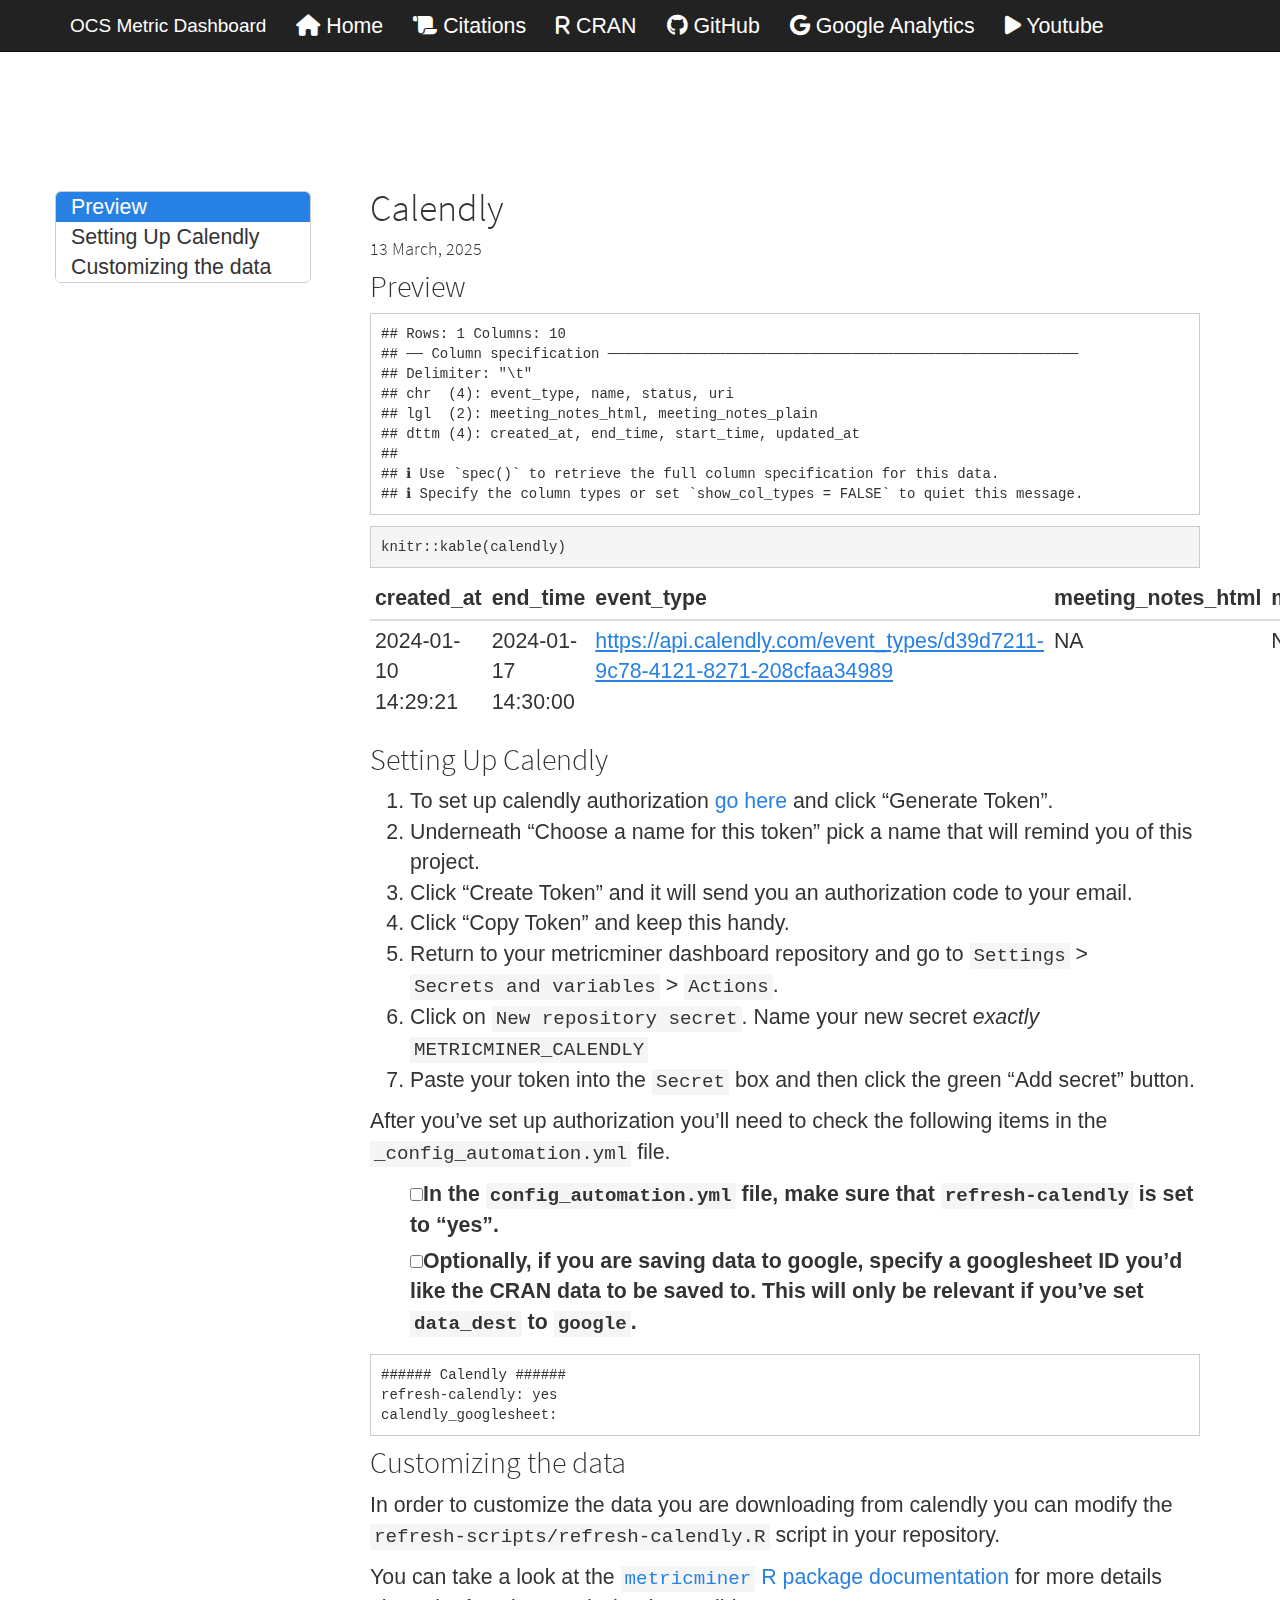
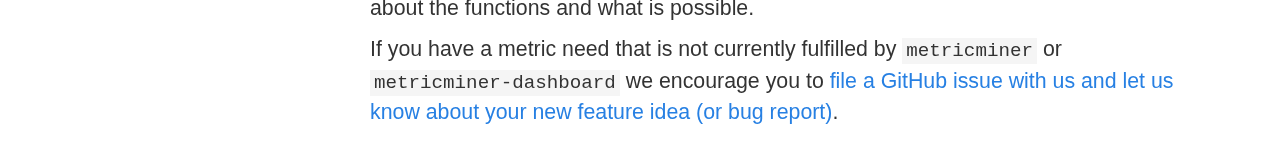
<file: docs/calendly.html>
<!DOCTYPE html>

<html>

<head>

<meta charset="utf-8" />
<meta name="generator" content="pandoc" />
<meta http-equiv="X-UA-Compatible" content="IE=EDGE" />




<title>Calendly</title>

<script src="site_libs/header-attrs-2.29/header-attrs.js"></script>
<script src="site_libs/jquery-3.6.0/jquery-3.6.0.min.js"></script>
<meta name="viewport" content="width=device-width, initial-scale=1" />
<link href="site_libs/bootstrap-3.3.5/css/cosmo.min.css" rel="stylesheet" />
<script src="site_libs/bootstrap-3.3.5/js/bootstrap.min.js"></script>
<script src="site_libs/bootstrap-3.3.5/shim/html5shiv.min.js"></script>
<script src="site_libs/bootstrap-3.3.5/shim/respond.min.js"></script>
<style>h1 {font-size: 34px;}
       h1.title {font-size: 38px;}
       h2 {font-size: 30px;}
       h3 {font-size: 24px;}
       h4 {font-size: 18px;}
       h5 {font-size: 16px;}
       h6 {font-size: 12px;}
       code {color: inherit; background-color: rgba(0, 0, 0, 0.04);}
       pre:not([class]) { background-color: white }</style>
<script src="site_libs/jqueryui-1.13.2/jquery-ui.min.js"></script>
<link href="site_libs/tocify-1.9.1/jquery.tocify.css" rel="stylesheet" />
<script src="site_libs/tocify-1.9.1/jquery.tocify.js"></script>
<script src="site_libs/navigation-1.1/tabsets.js"></script>
<link href="site_libs/highlightjs-9.12.0/textmate.css" rel="stylesheet" />
<script src="site_libs/highlightjs-9.12.0/highlight.js"></script>
<link href="site_libs/font-awesome-6.5.2/css/all.min.css" rel="stylesheet" />
<link href="site_libs/font-awesome-6.5.2/css/v4-shims.min.css" rel="stylesheet" />
<link rel="shortcut icon" href="resources/images/favicon.ico" />
 <!--- go to https://favicon.io/favicon-converter/ to upload an image to make a new favicon.io. You will need to replace the current favicon.io image with the one in the downloaded directory from the website. The current image is in the resources/images/ directory --->

<style type="text/css">
  code{white-space: pre-wrap;}
  span.smallcaps{font-variant: small-caps;}
  span.underline{text-decoration: underline;}
  div.column{display: inline-block; vertical-align: top; width: 50%;}
  div.hanging-indent{margin-left: 1.5em; text-indent: -1.5em;}
  ul.task-list{list-style: none;}
    </style>

<style type="text/css">code{white-space: pre;}</style>
<script type="text/javascript">
if (window.hljs) {
  hljs.configure({languages: []});
  hljs.initHighlightingOnLoad();
  if (document.readyState && document.readyState === "complete") {
    window.setTimeout(function() { hljs.initHighlighting(); }, 0);
  }
}
</script>






<link rel="stylesheet" href="resources/styles.css" type="text/css" />



<style type = "text/css">
.main-container {
  max-width: 940px;
  margin-left: auto;
  margin-right: auto;
}
img {
  max-width:100%;
}
.tabbed-pane {
  padding-top: 12px;
}
.html-widget {
  margin-bottom: 20px;
}
button.code-folding-btn:focus {
  outline: none;
}
summary {
  display: list-item;
}
details > summary > p:only-child {
  display: inline;
}
pre code {
  padding: 0;
}
</style>


<style type="text/css">
.dropdown-submenu {
  position: relative;
}
.dropdown-submenu>.dropdown-menu {
  top: 0;
  left: 100%;
  margin-top: -6px;
  margin-left: -1px;
  border-radius: 0 6px 6px 6px;
}
.dropdown-submenu:hover>.dropdown-menu {
  display: block;
}
.dropdown-submenu>a:after {
  display: block;
  content: " ";
  float: right;
  width: 0;
  height: 0;
  border-color: transparent;
  border-style: solid;
  border-width: 5px 0 5px 5px;
  border-left-color: #cccccc;
  margin-top: 5px;
  margin-right: -10px;
}
.dropdown-submenu:hover>a:after {
  border-left-color: #adb5bd;
}
.dropdown-submenu.pull-left {
  float: none;
}
.dropdown-submenu.pull-left>.dropdown-menu {
  left: -100%;
  margin-left: 10px;
  border-radius: 6px 0 6px 6px;
}
</style>

<script type="text/javascript">
// manage active state of menu based on current page
$(document).ready(function () {
  // active menu anchor
  href = window.location.pathname
  href = href.substr(href.lastIndexOf('/') + 1)
  if (href === "")
    href = "index.html";
  var menuAnchor = $('a[href="' + href + '"]');

  // mark the anchor link active (and if it's in a dropdown, also mark that active)
  var dropdown = menuAnchor.closest('li.dropdown');
  if (window.bootstrap) { // Bootstrap 4+
    menuAnchor.addClass('active');
    dropdown.find('> .dropdown-toggle').addClass('active');
  } else { // Bootstrap 3
    menuAnchor.parent().addClass('active');
    dropdown.addClass('active');
  }

  // Navbar adjustments
  var navHeight = $(".navbar").first().height() + 15;
  var style = document.createElement('style');
  var pt = "padding-top: " + navHeight + "px; ";
  var mt = "margin-top: -" + navHeight + "px; ";
  var css = "";
  // offset scroll position for anchor links (for fixed navbar)
  for (var i = 1; i <= 6; i++) {
    css += ".section h" + i + "{ " + pt + mt + "}\n";
  }
  style.innerHTML = "body {" + pt + "padding-bottom: 40px; }\n" + css;
  document.head.appendChild(style);
});
</script>

<!-- tabsets -->

<style type="text/css">
.tabset-dropdown > .nav-tabs {
  display: inline-table;
  max-height: 500px;
  min-height: 44px;
  overflow-y: auto;
  border: 1px solid #ddd;
  border-radius: 4px;
}

.tabset-dropdown > .nav-tabs > li.active:before, .tabset-dropdown > .nav-tabs.nav-tabs-open:before {
  content: "\e259";
  font-family: 'Glyphicons Halflings';
  display: inline-block;
  padding: 10px;
  border-right: 1px solid #ddd;
}

.tabset-dropdown > .nav-tabs.nav-tabs-open > li.active:before {
  content: "\e258";
  font-family: 'Glyphicons Halflings';
  border: none;
}

.tabset-dropdown > .nav-tabs > li.active {
  display: block;
}

.tabset-dropdown > .nav-tabs > li > a,
.tabset-dropdown > .nav-tabs > li > a:focus,
.tabset-dropdown > .nav-tabs > li > a:hover {
  border: none;
  display: inline-block;
  border-radius: 4px;
  background-color: transparent;
}

.tabset-dropdown > .nav-tabs.nav-tabs-open > li {
  display: block;
  float: none;
}

.tabset-dropdown > .nav-tabs > li {
  display: none;
}
</style>

<!-- code folding -->



<style type="text/css">

#TOC {
  margin: 25px 0px 20px 0px;
}
@media (max-width: 768px) {
#TOC {
  position: relative;
  width: 100%;
}
}

@media print {
.toc-content {
  /* see https://github.com/w3c/csswg-drafts/issues/4434 */
  float: right;
}
}

.toc-content {
  padding-left: 30px;
  padding-right: 40px;
}

div.main-container {
  max-width: 1200px;
}

div.tocify {
  width: 20%;
  max-width: 260px;
  max-height: 85%;
}

@media (min-width: 768px) and (max-width: 991px) {
  div.tocify {
    width: 25%;
  }
}

@media (max-width: 767px) {
  div.tocify {
    width: 100%;
    max-width: none;
  }
}

.tocify ul, .tocify li {
  line-height: 20px;
}

.tocify-subheader .tocify-item {
  font-size: 0.90em;
}

.tocify .list-group-item {
  border-radius: 0px;
}


</style>



</head>

<body>


<div class="container-fluid main-container">


<!-- setup 3col/9col grid for toc_float and main content  -->
<div class="row">
<div class="col-xs-12 col-sm-4 col-md-3">
<div id="TOC" class="tocify">
</div>
</div>

<div class="toc-content col-xs-12 col-sm-8 col-md-9">




<div class="navbar navbar-default  navbar-fixed-top" role="navigation">
  <div class="container">
    <div class="navbar-header">
      <button type="button" class="navbar-toggle collapsed" data-toggle="collapse" data-bs-toggle="collapse" data-target="#navbar" data-bs-target="#navbar">
        <span class="icon-bar"></span>
        <span class="icon-bar"></span>
        <span class="icon-bar"></span>
      </button>
      <a class="navbar-brand" href="index.html">OCS Metric Dashboard</a>
    </div>
    <div id="navbar" class="navbar-collapse collapse">
      <ul class="nav navbar-nav">
        <li>
  <a href="index.html">
    <span class="fa fa-home"></span>
     
    Home
  </a>
</li>
<li>
  <a href="citations.html">
    <span class="fa fa-scroll"></span>
     
    Citations
  </a>
</li>
<li>
  <a href="cran.html">
    <span class="fa fa-r"></span>
     
    CRAN
  </a>
</li>
<li>
  <a href="github.html">
    <span class="fa fa-github"></span>
     
    GitHub
  </a>
</li>
<li>
  <a href="googleanalytics.html">
    <span class="fa fa-google"></span>
     
    Google Analytics
  </a>
</li>
<li>
  <a href="youtube.html">
    <span class="fa fa-play"></span>
     
    Youtube
  </a>
</li>
      </ul>
      <ul class="nav navbar-nav navbar-right">
        
      </ul>
    </div><!--/.nav-collapse -->
  </div><!--/.container -->
</div><!--/.navbar -->

<div id="header">



<h1 class="title toc-ignore">Calendly</h1>
<h4 class="date">13 March, 2025</h4>

</div>


<div id="preview" class="section level2">
<h2>Preview</h2>
<pre><code>## Rows: 1 Columns: 10
## ── Column specification ────────────────────────────────────────────────────────
## Delimiter: &quot;\t&quot;
## chr  (4): event_type, name, status, uri
## lgl  (2): meeting_notes_html, meeting_notes_plain
## dttm (4): created_at, end_time, start_time, updated_at
## 
## ℹ Use `spec()` to retrieve the full column specification for this data.
## ℹ Specify the column types or set `show_col_types = FALSE` to quiet this message.</code></pre>
<pre class="r"><code>knitr::kable(calendly)</code></pre>
<table>
<colgroup>
<col width="6%" />
<col width="6%" />
<col width="24%" />
<col width="6%" />
<col width="6%" />
<col width="6%" />
<col width="6%" />
<col width="2%" />
<col width="6%" />
<col width="26%" />
</colgroup>
<thead>
<tr class="header">
<th align="left">created_at</th>
<th align="left">end_time</th>
<th align="left">event_type</th>
<th align="left">meeting_notes_html</th>
<th align="left">meeting_notes_plain</th>
<th align="left">name</th>
<th align="left">start_time</th>
<th align="left">status</th>
<th align="left">updated_at</th>
<th align="left">uri</th>
</tr>
</thead>
<tbody>
<tr class="odd">
<td align="left">2024-01-10 14:29:21</td>
<td align="left">2024-01-17 14:30:00</td>
<td align="left"><a
href="https://api.calendly.com/event_types/d39d7211-9c78-4121-8271-208cfaa34989"
class="uri">https://api.calendly.com/event_types/d39d7211-9c78-4121-8271-208cfaa34989</a></td>
<td align="left">NA</td>
<td align="left">NA</td>
<td align="left">30 Minute Meeting</td>
<td align="left">2024-01-17 14:00:00</td>
<td align="left">active</td>
<td align="left">2024-01-10 14:29:22</td>
<td align="left"><a
href="https://api.calendly.com/scheduled_events/ac7a3d65-37ee-4277-a057-c308bdc7a067"
class="uri">https://api.calendly.com/scheduled_events/ac7a3d65-37ee-4277-a057-c308bdc7a067</a></td>
</tr>
</tbody>
</table>
</div>
<div id="setting-up-calendly" class="section level2">
<h2>Setting Up Calendly</h2>
<ol style="list-style-type: decimal">
<li>To set up calendly authorization <a
href="https://calendly.com/integrations/api_webhooks">go here</a> and
click “Generate Token”.</li>
<li>Underneath “Choose a name for this token” pick a name that will
remind you of this project.</li>
<li>Click “Create Token” and it will send you an authorization code to
your email.</li>
<li>Click “Copy Token” and keep this handy.</li>
<li>Return to your metricminer dashboard repository and go to
<code>Settings</code> &gt; <code>Secrets and variables</code> &gt;
<code>Actions</code>.</li>
<li>Click on <code>New repository secret</code>. Name your new secret
<em>exactly</em> <code>METRICMINER_CALENDLY</code></li>
<li>Paste your token into the <code>Secret</code> box and then click the
green “Add secret” button.</li>
</ol>
<p>After you’ve set up authorization you’ll need to check the following
items in the <code>_config_automation.yml</code> file.</p>
<ul class="task-list">
<li><label><input type="checkbox" />In the
<code>config_automation.yml</code> file, make sure that
<code>refresh-calendly</code> is set to “yes”.</label></li>
<li><label><input type="checkbox" />Optionally, if you are saving data
to google, specify a googlesheet ID you’d like the CRAN data to be saved
to. This will only be relevant if you’ve set <code>data_dest</code> to
<code>google</code>.</label></li>
</ul>
<pre><code>###### Calendly ######
refresh-calendly: yes
calendly_googlesheet:</code></pre>
</div>
<div id="customizing-the-data" class="section level2">
<h2>Customizing the data</h2>
<p>In order to customize the data you are downloading from calendly you
can modify the <code>refresh-scripts/refresh-calendly.R</code> script in
your repository.</p>
<p>You can take a look at the <a
href="https://hutchdatascience.org/metricminer/articles/getting-started.html"><code>metricminer</code>
R package documentation</a> for more details about the functions and
what is possible.</p>
<p>If you have a metric need that is not currently fulfilled by
<code>metricminer</code> or <code>metricminer-dashboard</code> we
encourage you to <a
href="https://github.com/fhdsl/metricminer/issues/new/choose">file a
GitHub issue with us and let us know about your new feature idea (or bug
report)</a>.</p>
</div>



</div>
</div>

</div>

<script>

// add bootstrap table styles to pandoc tables
function bootstrapStylePandocTables() {
  $('tr.odd').parent('tbody').parent('table').addClass('table table-condensed');
}
$(document).ready(function () {
  bootstrapStylePandocTables();
});


</script>

<!-- tabsets -->

<script>
$(document).ready(function () {
  window.buildTabsets("TOC");
});

$(document).ready(function () {
  $('.tabset-dropdown > .nav-tabs > li').click(function () {
    $(this).parent().toggleClass('nav-tabs-open');
  });
});
</script>

<!-- code folding -->

<script>
$(document).ready(function ()  {

    // temporarily add toc-ignore selector to headers for the consistency with Pandoc
    $('.unlisted.unnumbered').addClass('toc-ignore')

    // move toc-ignore selectors from section div to header
    $('div.section.toc-ignore')
        .removeClass('toc-ignore')
        .children('h1,h2,h3,h4,h5').addClass('toc-ignore');

    // establish options
    var options = {
      selectors: "h1,h2,h3",
      theme: "bootstrap3",
      context: '.toc-content',
      hashGenerator: function (text) {
        return text.replace(/[.\\/?&!#<>]/g, '').replace(/\s/g, '_');
      },
      ignoreSelector: ".toc-ignore",
      scrollTo: 0
    };
    options.showAndHide = true;
    options.smoothScroll = true;

    // tocify
    var toc = $("#TOC").tocify(options).data("toc-tocify");
});
</script>

<!-- dynamically load mathjax for compatibility with self-contained -->
<script>
  (function () {
    var script = document.createElement("script");
    script.type = "text/javascript";
    script.src  = "https://mathjax.rstudio.com/latest/MathJax.js?config=TeX-AMS-MML_HTMLorMML";
    document.getElementsByTagName("head")[0].appendChild(script);
  })();
</script>

</body>
</html>
</file>
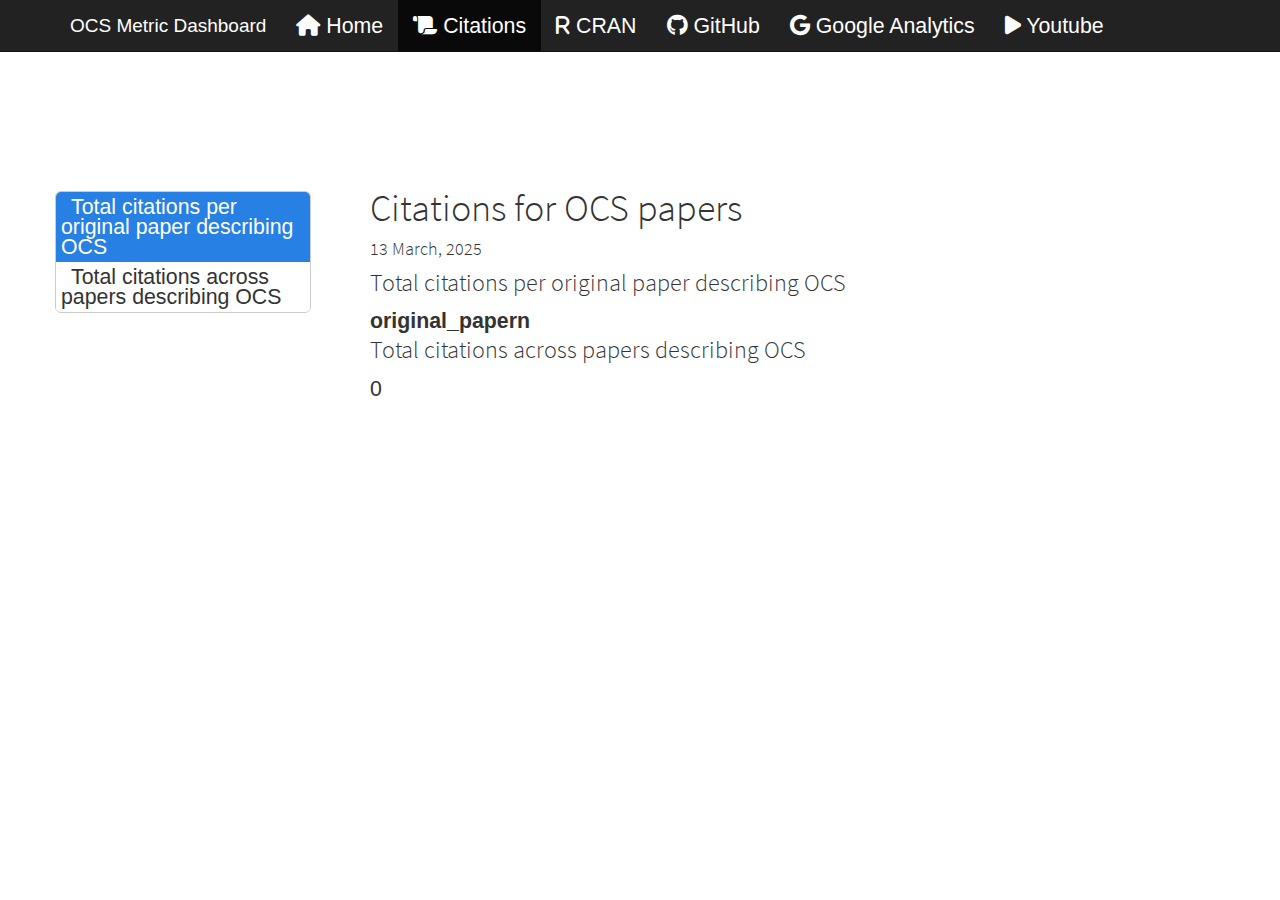
<file: docs/citations.html>
<!DOCTYPE html>

<html>

<head>

<meta charset="utf-8" />
<meta name="generator" content="pandoc" />
<meta http-equiv="X-UA-Compatible" content="IE=EDGE" />




<title>Citations for OCS papers</title>

<script src="site_libs/header-attrs-2.29/header-attrs.js"></script>
<script src="site_libs/jquery-3.6.0/jquery-3.6.0.min.js"></script>
<meta name="viewport" content="width=device-width, initial-scale=1" />
<link href="site_libs/bootstrap-3.3.5/css/cosmo.min.css" rel="stylesheet" />
<script src="site_libs/bootstrap-3.3.5/js/bootstrap.min.js"></script>
<script src="site_libs/bootstrap-3.3.5/shim/html5shiv.min.js"></script>
<script src="site_libs/bootstrap-3.3.5/shim/respond.min.js"></script>
<style>h1 {font-size: 34px;}
       h1.title {font-size: 38px;}
       h2 {font-size: 30px;}
       h3 {font-size: 24px;}
       h4 {font-size: 18px;}
       h5 {font-size: 16px;}
       h6 {font-size: 12px;}
       code {color: inherit; background-color: rgba(0, 0, 0, 0.04);}
       pre:not([class]) { background-color: white }</style>
<script src="site_libs/jqueryui-1.13.2/jquery-ui.min.js"></script>
<link href="site_libs/tocify-1.9.1/jquery.tocify.css" rel="stylesheet" />
<script src="site_libs/tocify-1.9.1/jquery.tocify.js"></script>
<script src="site_libs/navigation-1.1/tabsets.js"></script>
<link href="site_libs/highlightjs-9.12.0/textmate.css" rel="stylesheet" />
<script src="site_libs/highlightjs-9.12.0/highlight.js"></script>
<link href="site_libs/font-awesome-6.5.2/css/all.min.css" rel="stylesheet" />
<link href="site_libs/font-awesome-6.5.2/css/v4-shims.min.css" rel="stylesheet" />
<link rel="shortcut icon" href="resources/images/favicon.ico" />
 <!--- go to https://favicon.io/favicon-converter/ to upload an image to make a new favicon.io. You will need to replace the current favicon.io image with the one in the downloaded directory from the website. The current image is in the resources/images/ directory --->

<style type="text/css">
  code{white-space: pre-wrap;}
  span.smallcaps{font-variant: small-caps;}
  span.underline{text-decoration: underline;}
  div.column{display: inline-block; vertical-align: top; width: 50%;}
  div.hanging-indent{margin-left: 1.5em; text-indent: -1.5em;}
  ul.task-list{list-style: none;}
    </style>

<style type="text/css">code{white-space: pre;}</style>
<script type="text/javascript">
if (window.hljs) {
  hljs.configure({languages: []});
  hljs.initHighlightingOnLoad();
  if (document.readyState && document.readyState === "complete") {
    window.setTimeout(function() { hljs.initHighlighting(); }, 0);
  }
}
</script>






<link rel="stylesheet" href="resources/styles.css" type="text/css" />



<style type = "text/css">
.main-container {
  max-width: 940px;
  margin-left: auto;
  margin-right: auto;
}
img {
  max-width:100%;
}
.tabbed-pane {
  padding-top: 12px;
}
.html-widget {
  margin-bottom: 20px;
}
button.code-folding-btn:focus {
  outline: none;
}
summary {
  display: list-item;
}
details > summary > p:only-child {
  display: inline;
}
pre code {
  padding: 0;
}
</style>


<style type="text/css">
.dropdown-submenu {
  position: relative;
}
.dropdown-submenu>.dropdown-menu {
  top: 0;
  left: 100%;
  margin-top: -6px;
  margin-left: -1px;
  border-radius: 0 6px 6px 6px;
}
.dropdown-submenu:hover>.dropdown-menu {
  display: block;
}
.dropdown-submenu>a:after {
  display: block;
  content: " ";
  float: right;
  width: 0;
  height: 0;
  border-color: transparent;
  border-style: solid;
  border-width: 5px 0 5px 5px;
  border-left-color: #cccccc;
  margin-top: 5px;
  margin-right: -10px;
}
.dropdown-submenu:hover>a:after {
  border-left-color: #adb5bd;
}
.dropdown-submenu.pull-left {
  float: none;
}
.dropdown-submenu.pull-left>.dropdown-menu {
  left: -100%;
  margin-left: 10px;
  border-radius: 6px 0 6px 6px;
}
</style>

<script type="text/javascript">
// manage active state of menu based on current page
$(document).ready(function () {
  // active menu anchor
  href = window.location.pathname
  href = href.substr(href.lastIndexOf('/') + 1)
  if (href === "")
    href = "index.html";
  var menuAnchor = $('a[href="' + href + '"]');

  // mark the anchor link active (and if it's in a dropdown, also mark that active)
  var dropdown = menuAnchor.closest('li.dropdown');
  if (window.bootstrap) { // Bootstrap 4+
    menuAnchor.addClass('active');
    dropdown.find('> .dropdown-toggle').addClass('active');
  } else { // Bootstrap 3
    menuAnchor.parent().addClass('active');
    dropdown.addClass('active');
  }

  // Navbar adjustments
  var navHeight = $(".navbar").first().height() + 15;
  var style = document.createElement('style');
  var pt = "padding-top: " + navHeight + "px; ";
  var mt = "margin-top: -" + navHeight + "px; ";
  var css = "";
  // offset scroll position for anchor links (for fixed navbar)
  for (var i = 1; i <= 6; i++) {
    css += ".section h" + i + "{ " + pt + mt + "}\n";
  }
  style.innerHTML = "body {" + pt + "padding-bottom: 40px; }\n" + css;
  document.head.appendChild(style);
});
</script>

<!-- tabsets -->

<style type="text/css">
.tabset-dropdown > .nav-tabs {
  display: inline-table;
  max-height: 500px;
  min-height: 44px;
  overflow-y: auto;
  border: 1px solid #ddd;
  border-radius: 4px;
}

.tabset-dropdown > .nav-tabs > li.active:before, .tabset-dropdown > .nav-tabs.nav-tabs-open:before {
  content: "\e259";
  font-family: 'Glyphicons Halflings';
  display: inline-block;
  padding: 10px;
  border-right: 1px solid #ddd;
}

.tabset-dropdown > .nav-tabs.nav-tabs-open > li.active:before {
  content: "\e258";
  font-family: 'Glyphicons Halflings';
  border: none;
}

.tabset-dropdown > .nav-tabs > li.active {
  display: block;
}

.tabset-dropdown > .nav-tabs > li > a,
.tabset-dropdown > .nav-tabs > li > a:focus,
.tabset-dropdown > .nav-tabs > li > a:hover {
  border: none;
  display: inline-block;
  border-radius: 4px;
  background-color: transparent;
}

.tabset-dropdown > .nav-tabs.nav-tabs-open > li {
  display: block;
  float: none;
}

.tabset-dropdown > .nav-tabs > li {
  display: none;
}
</style>

<!-- code folding -->



<style type="text/css">

#TOC {
  margin: 25px 0px 20px 0px;
}
@media (max-width: 768px) {
#TOC {
  position: relative;
  width: 100%;
}
}

@media print {
.toc-content {
  /* see https://github.com/w3c/csswg-drafts/issues/4434 */
  float: right;
}
}

.toc-content {
  padding-left: 30px;
  padding-right: 40px;
}

div.main-container {
  max-width: 1200px;
}

div.tocify {
  width: 20%;
  max-width: 260px;
  max-height: 85%;
}

@media (min-width: 768px) and (max-width: 991px) {
  div.tocify {
    width: 25%;
  }
}

@media (max-width: 767px) {
  div.tocify {
    width: 100%;
    max-width: none;
  }
}

.tocify ul, .tocify li {
  line-height: 20px;
}

.tocify-subheader .tocify-item {
  font-size: 0.90em;
}

.tocify .list-group-item {
  border-radius: 0px;
}


</style>



</head>

<body>


<div class="container-fluid main-container">


<!-- setup 3col/9col grid for toc_float and main content  -->
<div class="row">
<div class="col-xs-12 col-sm-4 col-md-3">
<div id="TOC" class="tocify">
</div>
</div>

<div class="toc-content col-xs-12 col-sm-8 col-md-9">




<div class="navbar navbar-default  navbar-fixed-top" role="navigation">
  <div class="container">
    <div class="navbar-header">
      <button type="button" class="navbar-toggle collapsed" data-toggle="collapse" data-bs-toggle="collapse" data-target="#navbar" data-bs-target="#navbar">
        <span class="icon-bar"></span>
        <span class="icon-bar"></span>
        <span class="icon-bar"></span>
      </button>
      <a class="navbar-brand" href="index.html">OCS Metric Dashboard</a>
    </div>
    <div id="navbar" class="navbar-collapse collapse">
      <ul class="nav navbar-nav">
        <li>
  <a href="index.html">
    <span class="fa fa-home"></span>
     
    Home
  </a>
</li>
<li>
  <a href="citations.html">
    <span class="fa fa-scroll"></span>
     
    Citations
  </a>
</li>
<li>
  <a href="cran.html">
    <span class="fa fa-r"></span>
     
    CRAN
  </a>
</li>
<li>
  <a href="github.html">
    <span class="fa fa-github"></span>
     
    GitHub
  </a>
</li>
<li>
  <a href="googleanalytics.html">
    <span class="fa fa-google"></span>
     
    Google Analytics
  </a>
</li>
<li>
  <a href="youtube.html">
    <span class="fa fa-play"></span>
     
    Youtube
  </a>
</li>
      </ul>
      <ul class="nav navbar-nav navbar-right">
        
      </ul>
    </div><!--/.nav-collapse -->
  </div><!--/.container -->
</div><!--/.navbar -->

<div id="header">



<h1 class="title toc-ignore">Citations for OCS papers</h1>
<h4 class="date">13 March, 2025</h4>

</div>


<div id="total-citations-per-original-paper-describing-ocs"
class="section level3">
<h3>Total citations per original paper describing OCS</h3>
<table>
<thead>
<tr class="header">
<th align="left">original_paper</th>
<th align="right">n</th>
</tr>
</thead>
<tbody>
</tbody>
</table>
</div>
<div id="total-citations-across-papers-describing-ocs"
class="section level3">
<h3>Total citations across papers describing OCS</h3>
<p>0</p>
</div>



</div>
</div>

</div>

<script>

// add bootstrap table styles to pandoc tables
function bootstrapStylePandocTables() {
  $('tr.odd').parent('tbody').parent('table').addClass('table table-condensed');
}
$(document).ready(function () {
  bootstrapStylePandocTables();
});


</script>

<!-- tabsets -->

<script>
$(document).ready(function () {
  window.buildTabsets("TOC");
});

$(document).ready(function () {
  $('.tabset-dropdown > .nav-tabs > li').click(function () {
    $(this).parent().toggleClass('nav-tabs-open');
  });
});
</script>

<!-- code folding -->

<script>
$(document).ready(function ()  {

    // temporarily add toc-ignore selector to headers for the consistency with Pandoc
    $('.unlisted.unnumbered').addClass('toc-ignore')

    // move toc-ignore selectors from section div to header
    $('div.section.toc-ignore')
        .removeClass('toc-ignore')
        .children('h1,h2,h3,h4,h5').addClass('toc-ignore');

    // establish options
    var options = {
      selectors: "h1,h2,h3",
      theme: "bootstrap3",
      context: '.toc-content',
      hashGenerator: function (text) {
        return text.replace(/[.\\/?&!#<>]/g, '').replace(/\s/g, '_');
      },
      ignoreSelector: ".toc-ignore",
      scrollTo: 0
    };
    options.showAndHide = true;
    options.smoothScroll = true;

    // tocify
    var toc = $("#TOC").tocify(options).data("toc-tocify");
});
</script>

<!-- dynamically load mathjax for compatibility with self-contained -->
<script>
  (function () {
    var script = document.createElement("script");
    script.type = "text/javascript";
    script.src  = "https://mathjax.rstudio.com/latest/MathJax.js?config=TeX-AMS-MML_HTMLorMML";
    document.getElementsByTagName("head")[0].appendChild(script);
  })();
</script>

</body>
</html>
</file>
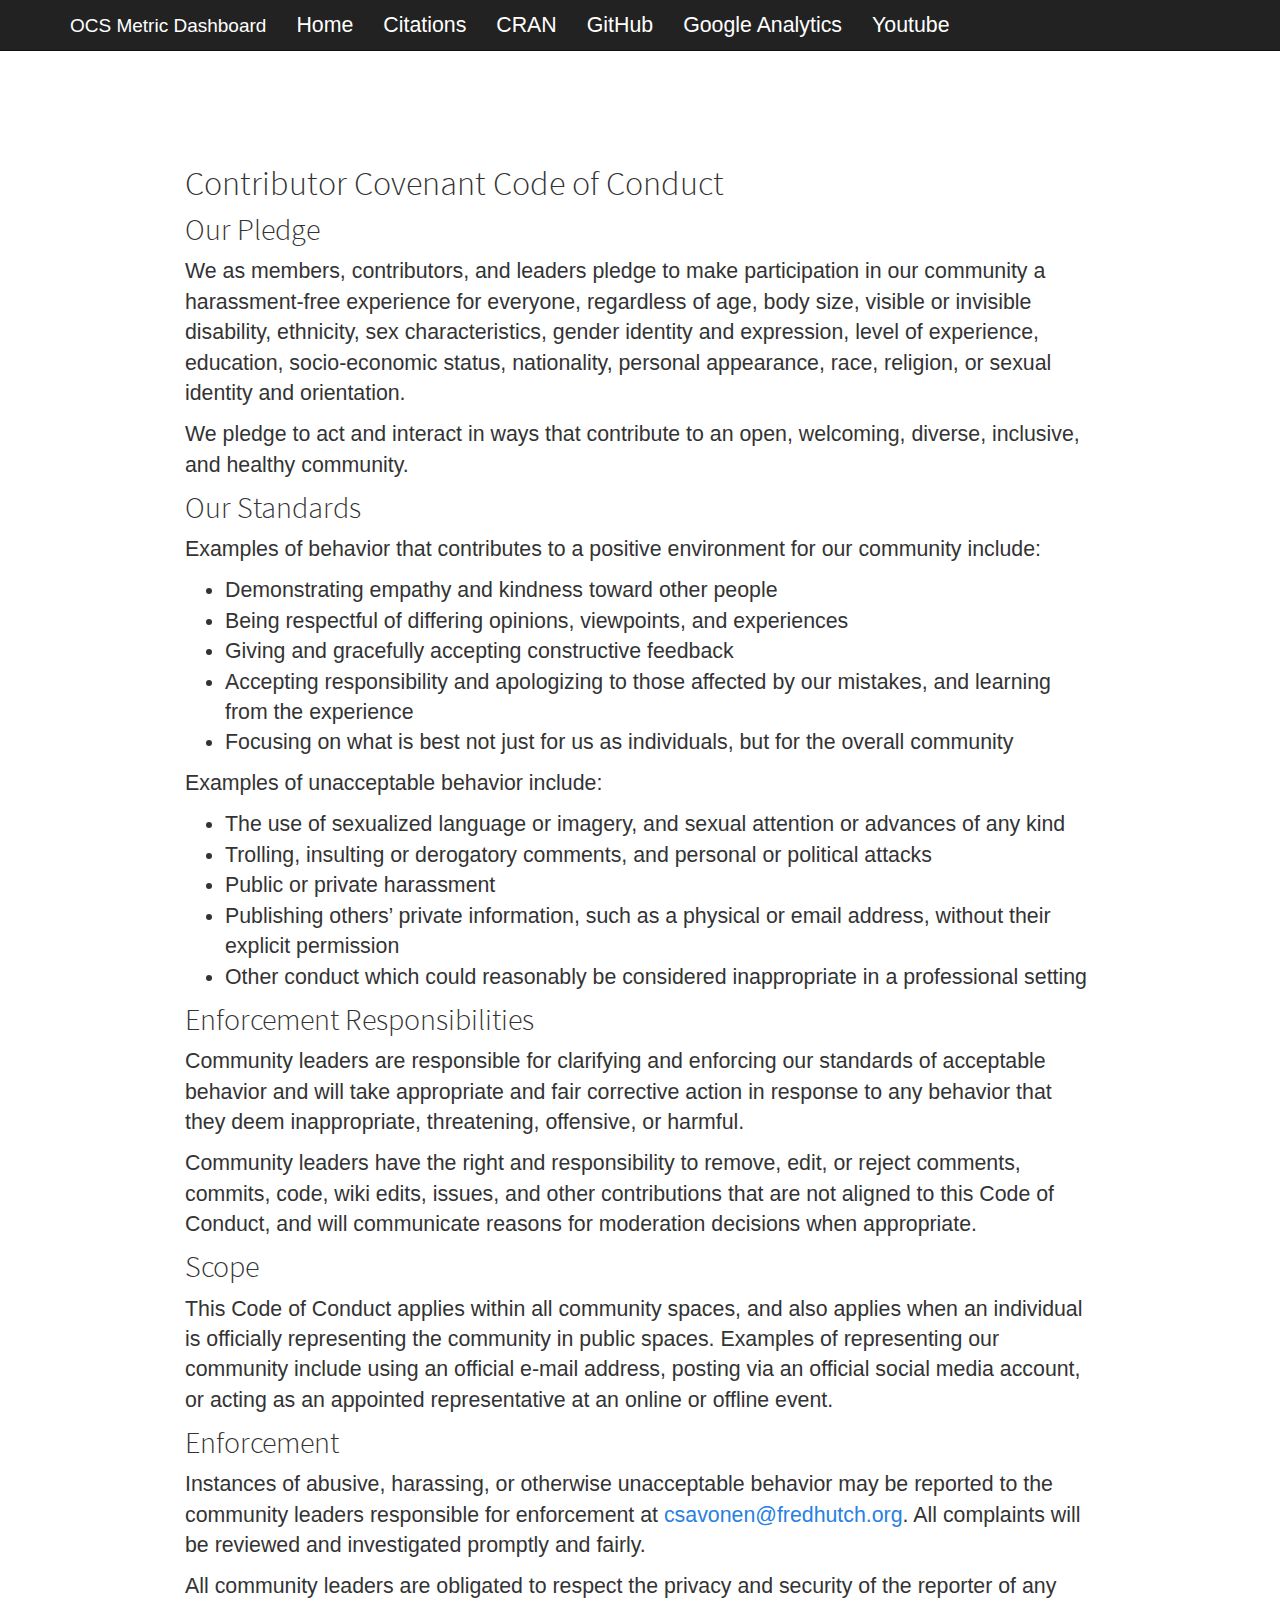
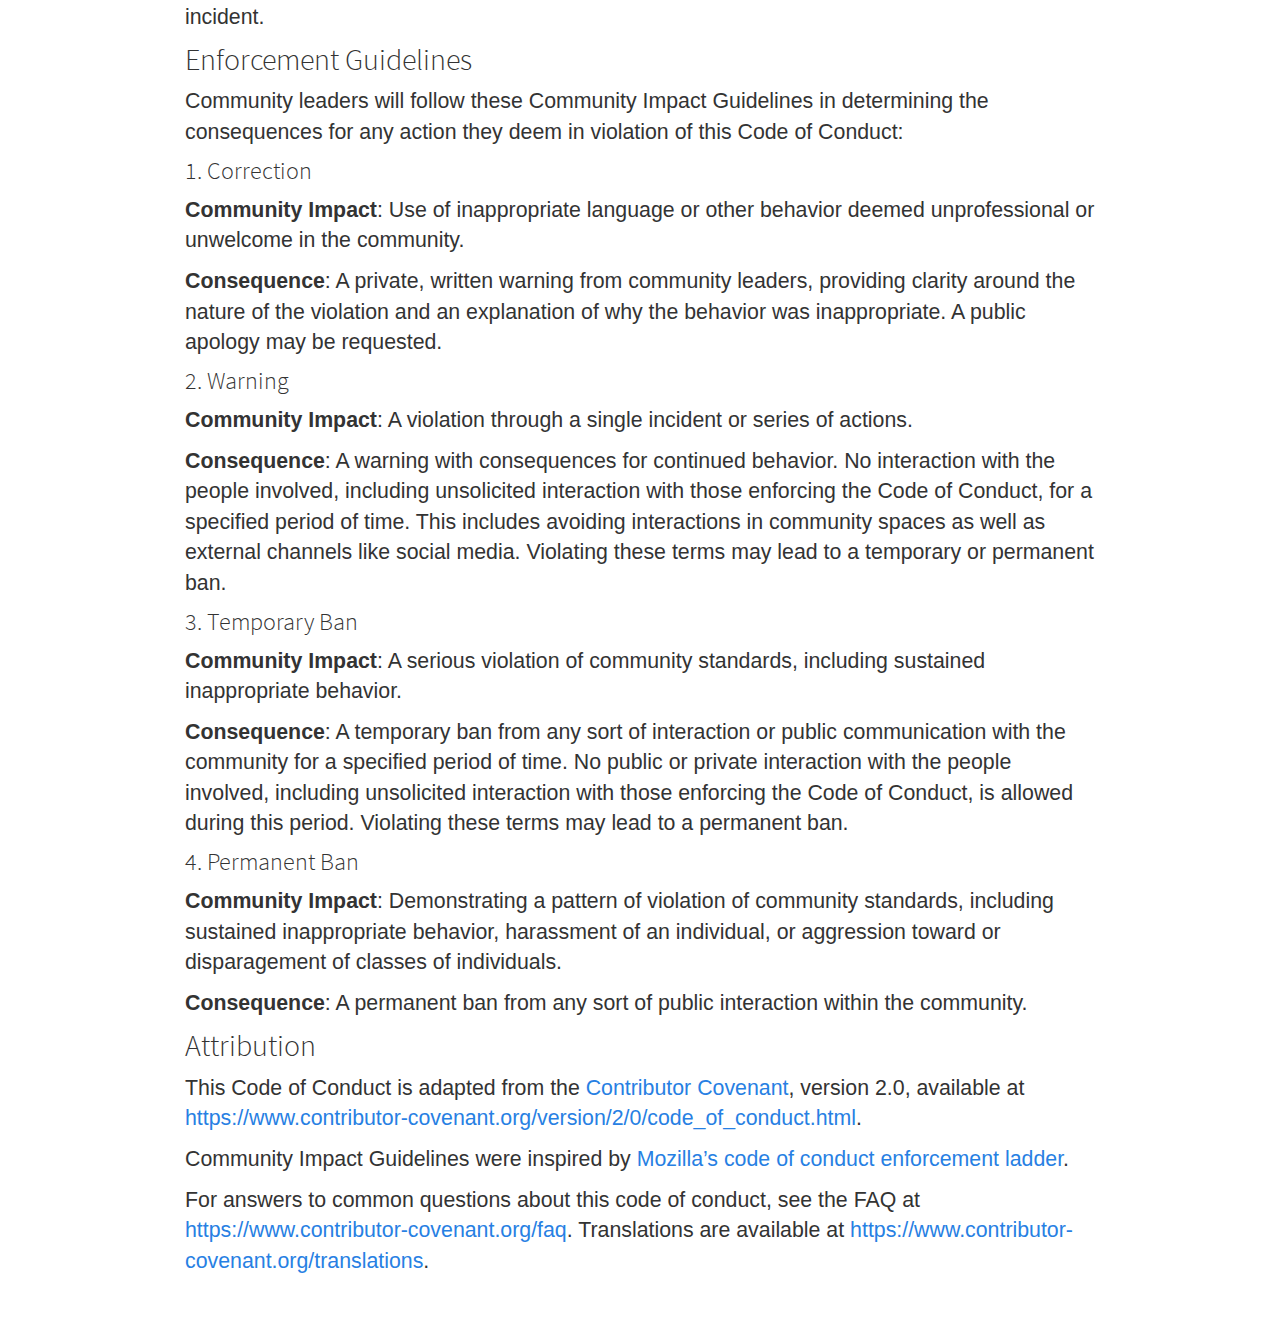
<file: docs/CODE_OF_CONDUCT.html>
<!DOCTYPE html>

<html>

<head>

<meta charset="utf-8" />
<meta name="generator" content="pandoc" />
<meta http-equiv="X-UA-Compatible" content="IE=EDGE" />




<title>CODE_OF_CONDUCT</title>

<script src="site_libs/header-attrs-2.29/header-attrs.js"></script>
<script src="site_libs/jquery-3.6.0/jquery-3.6.0.min.js"></script>
<meta name="viewport" content="width=device-width, initial-scale=1" />
<link href="site_libs/bootstrap-3.3.5/css/cosmo.min.css" rel="stylesheet" />
<script src="site_libs/bootstrap-3.3.5/js/bootstrap.min.js"></script>
<script src="site_libs/bootstrap-3.3.5/shim/html5shiv.min.js"></script>
<script src="site_libs/bootstrap-3.3.5/shim/respond.min.js"></script>
<style>h1 {font-size: 34px;}
       h1.title {font-size: 38px;}
       h2 {font-size: 30px;}
       h3 {font-size: 24px;}
       h4 {font-size: 18px;}
       h5 {font-size: 16px;}
       h6 {font-size: 12px;}
       code {color: inherit; background-color: rgba(0, 0, 0, 0.04);}
       pre:not([class]) { background-color: white }</style>
<script src="site_libs/navigation-1.1/tabsets.js"></script>
<link href="site_libs/highlightjs-9.12.0/textmate.css" rel="stylesheet" />
<script src="site_libs/highlightjs-9.12.0/highlight.js"></script>
<link rel="shortcut icon" href="resources/images/favicon.ico" />
 <!--- go to https://favicon.io/favicon-converter/ to upload an image to make a new favicon.io. You will need to replace the current favicon.io image with the one in the downloaded directory from the website. The current image is in the resources/images/ directory --->

<style type="text/css">
  code{white-space: pre-wrap;}
  span.smallcaps{font-variant: small-caps;}
  span.underline{text-decoration: underline;}
  div.column{display: inline-block; vertical-align: top; width: 50%;}
  div.hanging-indent{margin-left: 1.5em; text-indent: -1.5em;}
  ul.task-list{list-style: none;}
    </style>

<style type="text/css">code{white-space: pre;}</style>
<script type="text/javascript">
if (window.hljs) {
  hljs.configure({languages: []});
  hljs.initHighlightingOnLoad();
  if (document.readyState && document.readyState === "complete") {
    window.setTimeout(function() { hljs.initHighlighting(); }, 0);
  }
}
</script>






<link rel="stylesheet" href="resources/styles.css" type="text/css" />



<style type = "text/css">
.main-container {
  max-width: 940px;
  margin-left: auto;
  margin-right: auto;
}
img {
  max-width:100%;
}
.tabbed-pane {
  padding-top: 12px;
}
.html-widget {
  margin-bottom: 20px;
}
button.code-folding-btn:focus {
  outline: none;
}
summary {
  display: list-item;
}
details > summary > p:only-child {
  display: inline;
}
pre code {
  padding: 0;
}
</style>


<style type="text/css">
.dropdown-submenu {
  position: relative;
}
.dropdown-submenu>.dropdown-menu {
  top: 0;
  left: 100%;
  margin-top: -6px;
  margin-left: -1px;
  border-radius: 0 6px 6px 6px;
}
.dropdown-submenu:hover>.dropdown-menu {
  display: block;
}
.dropdown-submenu>a:after {
  display: block;
  content: " ";
  float: right;
  width: 0;
  height: 0;
  border-color: transparent;
  border-style: solid;
  border-width: 5px 0 5px 5px;
  border-left-color: #cccccc;
  margin-top: 5px;
  margin-right: -10px;
}
.dropdown-submenu:hover>a:after {
  border-left-color: #adb5bd;
}
.dropdown-submenu.pull-left {
  float: none;
}
.dropdown-submenu.pull-left>.dropdown-menu {
  left: -100%;
  margin-left: 10px;
  border-radius: 6px 0 6px 6px;
}
</style>

<script type="text/javascript">
// manage active state of menu based on current page
$(document).ready(function () {
  // active menu anchor
  href = window.location.pathname
  href = href.substr(href.lastIndexOf('/') + 1)
  if (href === "")
    href = "index.html";
  var menuAnchor = $('a[href="' + href + '"]');

  // mark the anchor link active (and if it's in a dropdown, also mark that active)
  var dropdown = menuAnchor.closest('li.dropdown');
  if (window.bootstrap) { // Bootstrap 4+
    menuAnchor.addClass('active');
    dropdown.find('> .dropdown-toggle').addClass('active');
  } else { // Bootstrap 3
    menuAnchor.parent().addClass('active');
    dropdown.addClass('active');
  }

  // Navbar adjustments
  var navHeight = $(".navbar").first().height() + 15;
  var style = document.createElement('style');
  var pt = "padding-top: " + navHeight + "px; ";
  var mt = "margin-top: -" + navHeight + "px; ";
  var css = "";
  // offset scroll position for anchor links (for fixed navbar)
  for (var i = 1; i <= 6; i++) {
    css += ".section h" + i + "{ " + pt + mt + "}\n";
  }
  style.innerHTML = "body {" + pt + "padding-bottom: 40px; }\n" + css;
  document.head.appendChild(style);
});
</script>

<!-- tabsets -->

<style type="text/css">
.tabset-dropdown > .nav-tabs {
  display: inline-table;
  max-height: 500px;
  min-height: 44px;
  overflow-y: auto;
  border: 1px solid #ddd;
  border-radius: 4px;
}

.tabset-dropdown > .nav-tabs > li.active:before, .tabset-dropdown > .nav-tabs.nav-tabs-open:before {
  content: "\e259";
  font-family: 'Glyphicons Halflings';
  display: inline-block;
  padding: 10px;
  border-right: 1px solid #ddd;
}

.tabset-dropdown > .nav-tabs.nav-tabs-open > li.active:before {
  content: "\e258";
  font-family: 'Glyphicons Halflings';
  border: none;
}

.tabset-dropdown > .nav-tabs > li.active {
  display: block;
}

.tabset-dropdown > .nav-tabs > li > a,
.tabset-dropdown > .nav-tabs > li > a:focus,
.tabset-dropdown > .nav-tabs > li > a:hover {
  border: none;
  display: inline-block;
  border-radius: 4px;
  background-color: transparent;
}

.tabset-dropdown > .nav-tabs.nav-tabs-open > li {
  display: block;
  float: none;
}

.tabset-dropdown > .nav-tabs > li {
  display: none;
}
</style>

<!-- code folding -->




</head>

<body>


<div class="container-fluid main-container">




<div class="navbar navbar-default  navbar-fixed-top" role="navigation">
  <div class="container">
    <div class="navbar-header">
      <button type="button" class="navbar-toggle collapsed" data-toggle="collapse" data-bs-toggle="collapse" data-target="#navbar" data-bs-target="#navbar">
        <span class="icon-bar"></span>
        <span class="icon-bar"></span>
        <span class="icon-bar"></span>
      </button>
      <a class="navbar-brand" href="index.html">OCS Metric Dashboard</a>
    </div>
    <div id="navbar" class="navbar-collapse collapse">
      <ul class="nav navbar-nav">
        <li>
  <a href="index.html">
    <span class="fa fa-home"></span>
     
    Home
  </a>
</li>
<li>
  <a href="citations.html">
    <span class="fa fa-scroll"></span>
     
    Citations
  </a>
</li>
<li>
  <a href="cran.html">
    <span class="fa fa-r"></span>
     
    CRAN
  </a>
</li>
<li>
  <a href="github.html">
    <span class="fa fa-github"></span>
     
    GitHub
  </a>
</li>
<li>
  <a href="googleanalytics.html">
    <span class="fa fa-google"></span>
     
    Google Analytics
  </a>
</li>
<li>
  <a href="youtube.html">
    <span class="fa fa-play"></span>
     
    Youtube
  </a>
</li>
      </ul>
      <ul class="nav navbar-nav navbar-right">
        
      </ul>
    </div><!--/.nav-collapse -->
  </div><!--/.container -->
</div><!--/.navbar -->

<div id="header">




</div>


<div id="contributor-covenant-code-of-conduct" class="section level1">
<h1>Contributor Covenant Code of Conduct</h1>
<div id="our-pledge" class="section level2">
<h2>Our Pledge</h2>
<p>We as members, contributors, and leaders pledge to make participation
in our community a harassment-free experience for everyone, regardless
of age, body size, visible or invisible disability, ethnicity, sex
characteristics, gender identity and expression, level of experience,
education, socio-economic status, nationality, personal appearance,
race, religion, or sexual identity and orientation.</p>
<p>We pledge to act and interact in ways that contribute to an open,
welcoming, diverse, inclusive, and healthy community.</p>
</div>
<div id="our-standards" class="section level2">
<h2>Our Standards</h2>
<p>Examples of behavior that contributes to a positive environment for
our community include:</p>
<ul>
<li>Demonstrating empathy and kindness toward other people</li>
<li>Being respectful of differing opinions, viewpoints, and
experiences</li>
<li>Giving and gracefully accepting constructive feedback</li>
<li>Accepting responsibility and apologizing to those affected by our
mistakes, and learning from the experience</li>
<li>Focusing on what is best not just for us as individuals, but for the
overall community</li>
</ul>
<p>Examples of unacceptable behavior include:</p>
<ul>
<li>The use of sexualized language or imagery, and sexual attention or
advances of any kind</li>
<li>Trolling, insulting or derogatory comments, and personal or
political attacks</li>
<li>Public or private harassment</li>
<li>Publishing others’ private information, such as a physical or email
address, without their explicit permission</li>
<li>Other conduct which could reasonably be considered inappropriate in
a professional setting</li>
</ul>
</div>
<div id="enforcement-responsibilities" class="section level2">
<h2>Enforcement Responsibilities</h2>
<p>Community leaders are responsible for clarifying and enforcing our
standards of acceptable behavior and will take appropriate and fair
corrective action in response to any behavior that they deem
inappropriate, threatening, offensive, or harmful.</p>
<p>Community leaders have the right and responsibility to remove, edit,
or reject comments, commits, code, wiki edits, issues, and other
contributions that are not aligned to this Code of Conduct, and will
communicate reasons for moderation decisions when appropriate.</p>
</div>
<div id="scope" class="section level2">
<h2>Scope</h2>
<p>This Code of Conduct applies within all community spaces, and also
applies when an individual is officially representing the community in
public spaces. Examples of representing our community include using an
official e-mail address, posting via an official social media account,
or acting as an appointed representative at an online or offline
event.</p>
</div>
<div id="enforcement" class="section level2">
<h2>Enforcement</h2>
<p>Instances of abusive, harassing, or otherwise unacceptable behavior
may be reported to the community leaders responsible for enforcement at
<a href="mailto:csavonen@fredhutch.org"
class="email">csavonen@fredhutch.org</a>. All complaints will be
reviewed and investigated promptly and fairly.</p>
<p>All community leaders are obligated to respect the privacy and
security of the reporter of any incident.</p>
</div>
<div id="enforcement-guidelines" class="section level2">
<h2>Enforcement Guidelines</h2>
<p>Community leaders will follow these Community Impact Guidelines in
determining the consequences for any action they deem in violation of
this Code of Conduct:</p>
<div id="correction" class="section level3">
<h3>1. Correction</h3>
<p><strong>Community Impact</strong>: Use of inappropriate language or
other behavior deemed unprofessional or unwelcome in the community.</p>
<p><strong>Consequence</strong>: A private, written warning from
community leaders, providing clarity around the nature of the violation
and an explanation of why the behavior was inappropriate. A public
apology may be requested.</p>
</div>
<div id="warning" class="section level3">
<h3>2. Warning</h3>
<p><strong>Community Impact</strong>: A violation through a single
incident or series of actions.</p>
<p><strong>Consequence</strong>: A warning with consequences for
continued behavior. No interaction with the people involved, including
unsolicited interaction with those enforcing the Code of Conduct, for a
specified period of time. This includes avoiding interactions in
community spaces as well as external channels like social media.
Violating these terms may lead to a temporary or permanent ban.</p>
</div>
<div id="temporary-ban" class="section level3">
<h3>3. Temporary Ban</h3>
<p><strong>Community Impact</strong>: A serious violation of community
standards, including sustained inappropriate behavior.</p>
<p><strong>Consequence</strong>: A temporary ban from any sort of
interaction or public communication with the community for a specified
period of time. No public or private interaction with the people
involved, including unsolicited interaction with those enforcing the
Code of Conduct, is allowed during this period. Violating these terms
may lead to a permanent ban.</p>
</div>
<div id="permanent-ban" class="section level3">
<h3>4. Permanent Ban</h3>
<p><strong>Community Impact</strong>: Demonstrating a pattern of
violation of community standards, including sustained inappropriate
behavior, harassment of an individual, or aggression toward or
disparagement of classes of individuals.</p>
<p><strong>Consequence</strong>: A permanent ban from any sort of public
interaction within the community.</p>
</div>
</div>
<div id="attribution" class="section level2">
<h2>Attribution</h2>
<p>This Code of Conduct is adapted from the <a
href="https://www.contributor-covenant.org">Contributor Covenant</a>,
version 2.0, available at <a
href="https://www.contributor-covenant.org/version/2/0/code_of_conduct.html"
class="uri">https://www.contributor-covenant.org/version/2/0/code_of_conduct.html</a>.</p>
<p>Community Impact Guidelines were inspired by <a
href="https://github.com/mozilla/diversity">Mozilla’s code of conduct
enforcement ladder</a>.</p>
<p>For answers to common questions about this code of conduct, see the
FAQ at <a href="https://www.contributor-covenant.org/faq"
class="uri">https://www.contributor-covenant.org/faq</a>. Translations
are available at <a
href="https://www.contributor-covenant.org/translations"
class="uri">https://www.contributor-covenant.org/translations</a>.</p>
</div>
</div>




</div>

<script>

// add bootstrap table styles to pandoc tables
function bootstrapStylePandocTables() {
  $('tr.odd').parent('tbody').parent('table').addClass('table table-condensed');
}
$(document).ready(function () {
  bootstrapStylePandocTables();
});


</script>

<!-- tabsets -->

<script>
$(document).ready(function () {
  window.buildTabsets("TOC");
});

$(document).ready(function () {
  $('.tabset-dropdown > .nav-tabs > li').click(function () {
    $(this).parent().toggleClass('nav-tabs-open');
  });
});
</script>

<!-- code folding -->


<!-- dynamically load mathjax for compatibility with self-contained -->
<script>
  (function () {
    var script = document.createElement("script");
    script.type = "text/javascript";
    script.src  = "https://mathjax.rstudio.com/latest/MathJax.js?config=TeX-AMS-MML_HTMLorMML";
    document.getElementsByTagName("head")[0].appendChild(script);
  })();
</script>

</body>
</html>
</file>
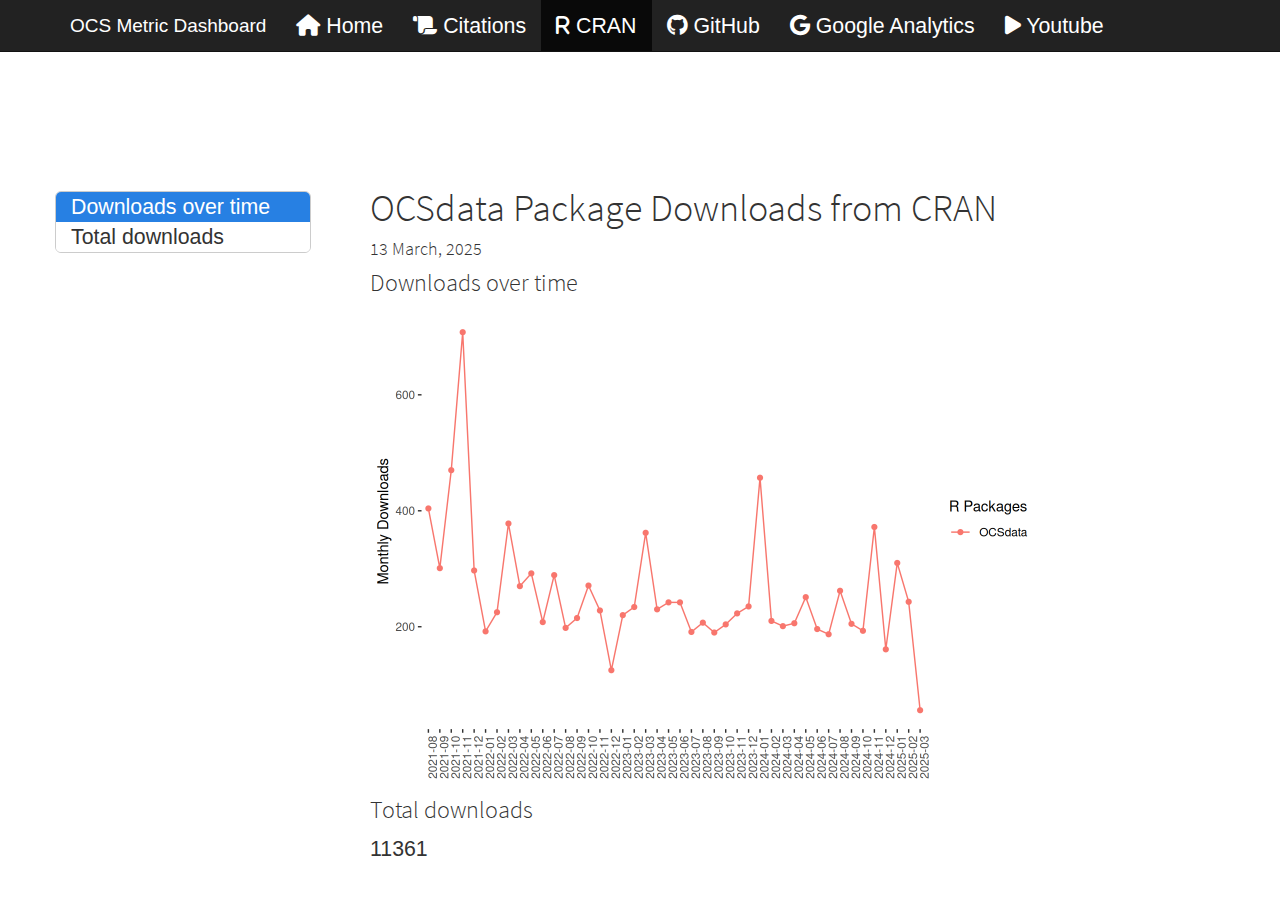
<file: docs/cran.html>
<!DOCTYPE html>

<html>

<head>

<meta charset="utf-8" />
<meta name="generator" content="pandoc" />
<meta http-equiv="X-UA-Compatible" content="IE=EDGE" />




<title>OCSdata Package Downloads from CRAN</title>

<script src="site_libs/header-attrs-2.29/header-attrs.js"></script>
<script src="site_libs/jquery-3.6.0/jquery-3.6.0.min.js"></script>
<meta name="viewport" content="width=device-width, initial-scale=1" />
<link href="site_libs/bootstrap-3.3.5/css/cosmo.min.css" rel="stylesheet" />
<script src="site_libs/bootstrap-3.3.5/js/bootstrap.min.js"></script>
<script src="site_libs/bootstrap-3.3.5/shim/html5shiv.min.js"></script>
<script src="site_libs/bootstrap-3.3.5/shim/respond.min.js"></script>
<style>h1 {font-size: 34px;}
       h1.title {font-size: 38px;}
       h2 {font-size: 30px;}
       h3 {font-size: 24px;}
       h4 {font-size: 18px;}
       h5 {font-size: 16px;}
       h6 {font-size: 12px;}
       code {color: inherit; background-color: rgba(0, 0, 0, 0.04);}
       pre:not([class]) { background-color: white }</style>
<script src="site_libs/jqueryui-1.13.2/jquery-ui.min.js"></script>
<link href="site_libs/tocify-1.9.1/jquery.tocify.css" rel="stylesheet" />
<script src="site_libs/tocify-1.9.1/jquery.tocify.js"></script>
<script src="site_libs/navigation-1.1/tabsets.js"></script>
<link href="site_libs/highlightjs-9.12.0/textmate.css" rel="stylesheet" />
<script src="site_libs/highlightjs-9.12.0/highlight.js"></script>
<link href="site_libs/font-awesome-6.5.2/css/all.min.css" rel="stylesheet" />
<link href="site_libs/font-awesome-6.5.2/css/v4-shims.min.css" rel="stylesheet" />
<link rel="shortcut icon" href="resources/images/favicon.ico" />
 <!--- go to https://favicon.io/favicon-converter/ to upload an image to make a new favicon.io. You will need to replace the current favicon.io image with the one in the downloaded directory from the website. The current image is in the resources/images/ directory --->

<style type="text/css">
  code{white-space: pre-wrap;}
  span.smallcaps{font-variant: small-caps;}
  span.underline{text-decoration: underline;}
  div.column{display: inline-block; vertical-align: top; width: 50%;}
  div.hanging-indent{margin-left: 1.5em; text-indent: -1.5em;}
  ul.task-list{list-style: none;}
    </style>

<style type="text/css">code{white-space: pre;}</style>
<script type="text/javascript">
if (window.hljs) {
  hljs.configure({languages: []});
  hljs.initHighlightingOnLoad();
  if (document.readyState && document.readyState === "complete") {
    window.setTimeout(function() { hljs.initHighlighting(); }, 0);
  }
}
</script>






<link rel="stylesheet" href="resources/styles.css" type="text/css" />



<style type = "text/css">
.main-container {
  max-width: 940px;
  margin-left: auto;
  margin-right: auto;
}
img {
  max-width:100%;
}
.tabbed-pane {
  padding-top: 12px;
}
.html-widget {
  margin-bottom: 20px;
}
button.code-folding-btn:focus {
  outline: none;
}
summary {
  display: list-item;
}
details > summary > p:only-child {
  display: inline;
}
pre code {
  padding: 0;
}
</style>


<style type="text/css">
.dropdown-submenu {
  position: relative;
}
.dropdown-submenu>.dropdown-menu {
  top: 0;
  left: 100%;
  margin-top: -6px;
  margin-left: -1px;
  border-radius: 0 6px 6px 6px;
}
.dropdown-submenu:hover>.dropdown-menu {
  display: block;
}
.dropdown-submenu>a:after {
  display: block;
  content: " ";
  float: right;
  width: 0;
  height: 0;
  border-color: transparent;
  border-style: solid;
  border-width: 5px 0 5px 5px;
  border-left-color: #cccccc;
  margin-top: 5px;
  margin-right: -10px;
}
.dropdown-submenu:hover>a:after {
  border-left-color: #adb5bd;
}
.dropdown-submenu.pull-left {
  float: none;
}
.dropdown-submenu.pull-left>.dropdown-menu {
  left: -100%;
  margin-left: 10px;
  border-radius: 6px 0 6px 6px;
}
</style>

<script type="text/javascript">
// manage active state of menu based on current page
$(document).ready(function () {
  // active menu anchor
  href = window.location.pathname
  href = href.substr(href.lastIndexOf('/') + 1)
  if (href === "")
    href = "index.html";
  var menuAnchor = $('a[href="' + href + '"]');

  // mark the anchor link active (and if it's in a dropdown, also mark that active)
  var dropdown = menuAnchor.closest('li.dropdown');
  if (window.bootstrap) { // Bootstrap 4+
    menuAnchor.addClass('active');
    dropdown.find('> .dropdown-toggle').addClass('active');
  } else { // Bootstrap 3
    menuAnchor.parent().addClass('active');
    dropdown.addClass('active');
  }

  // Navbar adjustments
  var navHeight = $(".navbar").first().height() + 15;
  var style = document.createElement('style');
  var pt = "padding-top: " + navHeight + "px; ";
  var mt = "margin-top: -" + navHeight + "px; ";
  var css = "";
  // offset scroll position for anchor links (for fixed navbar)
  for (var i = 1; i <= 6; i++) {
    css += ".section h" + i + "{ " + pt + mt + "}\n";
  }
  style.innerHTML = "body {" + pt + "padding-bottom: 40px; }\n" + css;
  document.head.appendChild(style);
});
</script>

<!-- tabsets -->

<style type="text/css">
.tabset-dropdown > .nav-tabs {
  display: inline-table;
  max-height: 500px;
  min-height: 44px;
  overflow-y: auto;
  border: 1px solid #ddd;
  border-radius: 4px;
}

.tabset-dropdown > .nav-tabs > li.active:before, .tabset-dropdown > .nav-tabs.nav-tabs-open:before {
  content: "\e259";
  font-family: 'Glyphicons Halflings';
  display: inline-block;
  padding: 10px;
  border-right: 1px solid #ddd;
}

.tabset-dropdown > .nav-tabs.nav-tabs-open > li.active:before {
  content: "\e258";
  font-family: 'Glyphicons Halflings';
  border: none;
}

.tabset-dropdown > .nav-tabs > li.active {
  display: block;
}

.tabset-dropdown > .nav-tabs > li > a,
.tabset-dropdown > .nav-tabs > li > a:focus,
.tabset-dropdown > .nav-tabs > li > a:hover {
  border: none;
  display: inline-block;
  border-radius: 4px;
  background-color: transparent;
}

.tabset-dropdown > .nav-tabs.nav-tabs-open > li {
  display: block;
  float: none;
}

.tabset-dropdown > .nav-tabs > li {
  display: none;
}
</style>

<!-- code folding -->



<style type="text/css">

#TOC {
  margin: 25px 0px 20px 0px;
}
@media (max-width: 768px) {
#TOC {
  position: relative;
  width: 100%;
}
}

@media print {
.toc-content {
  /* see https://github.com/w3c/csswg-drafts/issues/4434 */
  float: right;
}
}

.toc-content {
  padding-left: 30px;
  padding-right: 40px;
}

div.main-container {
  max-width: 1200px;
}

div.tocify {
  width: 20%;
  max-width: 260px;
  max-height: 85%;
}

@media (min-width: 768px) and (max-width: 991px) {
  div.tocify {
    width: 25%;
  }
}

@media (max-width: 767px) {
  div.tocify {
    width: 100%;
    max-width: none;
  }
}

.tocify ul, .tocify li {
  line-height: 20px;
}

.tocify-subheader .tocify-item {
  font-size: 0.90em;
}

.tocify .list-group-item {
  border-radius: 0px;
}


</style>



</head>

<body>


<div class="container-fluid main-container">


<!-- setup 3col/9col grid for toc_float and main content  -->
<div class="row">
<div class="col-xs-12 col-sm-4 col-md-3">
<div id="TOC" class="tocify">
</div>
</div>

<div class="toc-content col-xs-12 col-sm-8 col-md-9">




<div class="navbar navbar-default  navbar-fixed-top" role="navigation">
  <div class="container">
    <div class="navbar-header">
      <button type="button" class="navbar-toggle collapsed" data-toggle="collapse" data-bs-toggle="collapse" data-target="#navbar" data-bs-target="#navbar">
        <span class="icon-bar"></span>
        <span class="icon-bar"></span>
        <span class="icon-bar"></span>
      </button>
      <a class="navbar-brand" href="index.html">OCS Metric Dashboard</a>
    </div>
    <div id="navbar" class="navbar-collapse collapse">
      <ul class="nav navbar-nav">
        <li>
  <a href="index.html">
    <span class="fa fa-home"></span>
     
    Home
  </a>
</li>
<li>
  <a href="citations.html">
    <span class="fa fa-scroll"></span>
     
    Citations
  </a>
</li>
<li>
  <a href="cran.html">
    <span class="fa fa-r"></span>
     
    CRAN
  </a>
</li>
<li>
  <a href="github.html">
    <span class="fa fa-github"></span>
     
    GitHub
  </a>
</li>
<li>
  <a href="googleanalytics.html">
    <span class="fa fa-google"></span>
     
    Google Analytics
  </a>
</li>
<li>
  <a href="youtube.html">
    <span class="fa fa-play"></span>
     
    Youtube
  </a>
</li>
      </ul>
      <ul class="nav navbar-nav navbar-right">
        
      </ul>
    </div><!--/.nav-collapse -->
  </div><!--/.container -->
</div><!--/.navbar -->

<div id="header">



<h1 class="title toc-ignore">OCSdata Package Downloads from CRAN</h1>
<h4 class="date">13 March, 2025</h4>

</div>


<div id="downloads-over-time" class="section level3">
<h3>Downloads over time</h3>
<p><img src="cran_files/figure-html/unnamed-chunk-2-1.png" width="672" /></p>
</div>
<div id="total-downloads" class="section level3">
<h3>Total downloads</h3>
<p>11361</p>
</div>



</div>
</div>

</div>

<script>

// add bootstrap table styles to pandoc tables
function bootstrapStylePandocTables() {
  $('tr.odd').parent('tbody').parent('table').addClass('table table-condensed');
}
$(document).ready(function () {
  bootstrapStylePandocTables();
});


</script>

<!-- tabsets -->

<script>
$(document).ready(function () {
  window.buildTabsets("TOC");
});

$(document).ready(function () {
  $('.tabset-dropdown > .nav-tabs > li').click(function () {
    $(this).parent().toggleClass('nav-tabs-open');
  });
});
</script>

<!-- code folding -->

<script>
$(document).ready(function ()  {

    // temporarily add toc-ignore selector to headers for the consistency with Pandoc
    $('.unlisted.unnumbered').addClass('toc-ignore')

    // move toc-ignore selectors from section div to header
    $('div.section.toc-ignore')
        .removeClass('toc-ignore')
        .children('h1,h2,h3,h4,h5').addClass('toc-ignore');

    // establish options
    var options = {
      selectors: "h1,h2,h3",
      theme: "bootstrap3",
      context: '.toc-content',
      hashGenerator: function (text) {
        return text.replace(/[.\\/?&!#<>]/g, '').replace(/\s/g, '_');
      },
      ignoreSelector: ".toc-ignore",
      scrollTo: 0
    };
    options.showAndHide = true;
    options.smoothScroll = true;

    // tocify
    var toc = $("#TOC").tocify(options).data("toc-tocify");
});
</script>

<!-- dynamically load mathjax for compatibility with self-contained -->
<script>
  (function () {
    var script = document.createElement("script");
    script.type = "text/javascript";
    script.src  = "https://mathjax.rstudio.com/latest/MathJax.js?config=TeX-AMS-MML_HTMLorMML";
    document.getElementsByTagName("head")[0].appendChild(script);
  })();
</script>

</body>
</html>
</file>
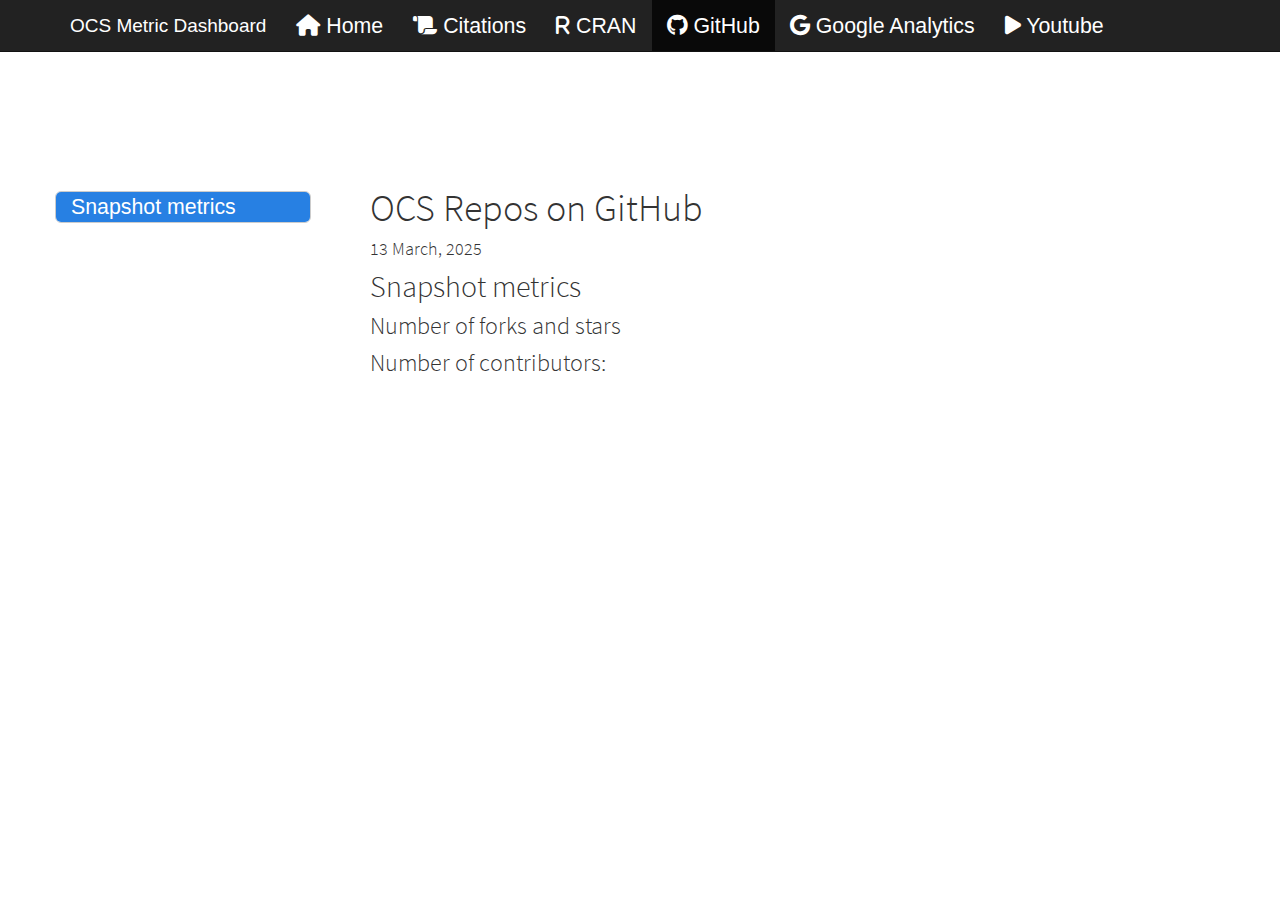
<file: docs/github.html>
<!DOCTYPE html>

<html>

<head>

<meta charset="utf-8" />
<meta name="generator" content="pandoc" />
<meta http-equiv="X-UA-Compatible" content="IE=EDGE" />




<title>OCS Repos on GitHub</title>

<script src="site_libs/header-attrs-2.29/header-attrs.js"></script>
<script src="site_libs/jquery-3.6.0/jquery-3.6.0.min.js"></script>
<meta name="viewport" content="width=device-width, initial-scale=1" />
<link href="site_libs/bootstrap-3.3.5/css/cosmo.min.css" rel="stylesheet" />
<script src="site_libs/bootstrap-3.3.5/js/bootstrap.min.js"></script>
<script src="site_libs/bootstrap-3.3.5/shim/html5shiv.min.js"></script>
<script src="site_libs/bootstrap-3.3.5/shim/respond.min.js"></script>
<style>h1 {font-size: 34px;}
       h1.title {font-size: 38px;}
       h2 {font-size: 30px;}
       h3 {font-size: 24px;}
       h4 {font-size: 18px;}
       h5 {font-size: 16px;}
       h6 {font-size: 12px;}
       code {color: inherit; background-color: rgba(0, 0, 0, 0.04);}
       pre:not([class]) { background-color: white }</style>
<script src="site_libs/jqueryui-1.13.2/jquery-ui.min.js"></script>
<link href="site_libs/tocify-1.9.1/jquery.tocify.css" rel="stylesheet" />
<script src="site_libs/tocify-1.9.1/jquery.tocify.js"></script>
<script src="site_libs/navigation-1.1/tabsets.js"></script>
<link href="site_libs/highlightjs-9.12.0/textmate.css" rel="stylesheet" />
<script src="site_libs/highlightjs-9.12.0/highlight.js"></script>
<link href="site_libs/font-awesome-6.5.2/css/all.min.css" rel="stylesheet" />
<link href="site_libs/font-awesome-6.5.2/css/v4-shims.min.css" rel="stylesheet" />
<link rel="shortcut icon" href="resources/images/favicon.ico" />
 <!--- go to https://favicon.io/favicon-converter/ to upload an image to make a new favicon.io. You will need to replace the current favicon.io image with the one in the downloaded directory from the website. The current image is in the resources/images/ directory --->

<style type="text/css">
  code{white-space: pre-wrap;}
  span.smallcaps{font-variant: small-caps;}
  span.underline{text-decoration: underline;}
  div.column{display: inline-block; vertical-align: top; width: 50%;}
  div.hanging-indent{margin-left: 1.5em; text-indent: -1.5em;}
  ul.task-list{list-style: none;}
    </style>

<style type="text/css">code{white-space: pre;}</style>
<script type="text/javascript">
if (window.hljs) {
  hljs.configure({languages: []});
  hljs.initHighlightingOnLoad();
  if (document.readyState && document.readyState === "complete") {
    window.setTimeout(function() { hljs.initHighlighting(); }, 0);
  }
}
</script>






<link rel="stylesheet" href="resources/styles.css" type="text/css" />



<style type = "text/css">
.main-container {
  max-width: 940px;
  margin-left: auto;
  margin-right: auto;
}
img {
  max-width:100%;
}
.tabbed-pane {
  padding-top: 12px;
}
.html-widget {
  margin-bottom: 20px;
}
button.code-folding-btn:focus {
  outline: none;
}
summary {
  display: list-item;
}
details > summary > p:only-child {
  display: inline;
}
pre code {
  padding: 0;
}
</style>


<style type="text/css">
.dropdown-submenu {
  position: relative;
}
.dropdown-submenu>.dropdown-menu {
  top: 0;
  left: 100%;
  margin-top: -6px;
  margin-left: -1px;
  border-radius: 0 6px 6px 6px;
}
.dropdown-submenu:hover>.dropdown-menu {
  display: block;
}
.dropdown-submenu>a:after {
  display: block;
  content: " ";
  float: right;
  width: 0;
  height: 0;
  border-color: transparent;
  border-style: solid;
  border-width: 5px 0 5px 5px;
  border-left-color: #cccccc;
  margin-top: 5px;
  margin-right: -10px;
}
.dropdown-submenu:hover>a:after {
  border-left-color: #adb5bd;
}
.dropdown-submenu.pull-left {
  float: none;
}
.dropdown-submenu.pull-left>.dropdown-menu {
  left: -100%;
  margin-left: 10px;
  border-radius: 6px 0 6px 6px;
}
</style>

<script type="text/javascript">
// manage active state of menu based on current page
$(document).ready(function () {
  // active menu anchor
  href = window.location.pathname
  href = href.substr(href.lastIndexOf('/') + 1)
  if (href === "")
    href = "index.html";
  var menuAnchor = $('a[href="' + href + '"]');

  // mark the anchor link active (and if it's in a dropdown, also mark that active)
  var dropdown = menuAnchor.closest('li.dropdown');
  if (window.bootstrap) { // Bootstrap 4+
    menuAnchor.addClass('active');
    dropdown.find('> .dropdown-toggle').addClass('active');
  } else { // Bootstrap 3
    menuAnchor.parent().addClass('active');
    dropdown.addClass('active');
  }

  // Navbar adjustments
  var navHeight = $(".navbar").first().height() + 15;
  var style = document.createElement('style');
  var pt = "padding-top: " + navHeight + "px; ";
  var mt = "margin-top: -" + navHeight + "px; ";
  var css = "";
  // offset scroll position for anchor links (for fixed navbar)
  for (var i = 1; i <= 6; i++) {
    css += ".section h" + i + "{ " + pt + mt + "}\n";
  }
  style.innerHTML = "body {" + pt + "padding-bottom: 40px; }\n" + css;
  document.head.appendChild(style);
});
</script>

<!-- tabsets -->

<style type="text/css">
.tabset-dropdown > .nav-tabs {
  display: inline-table;
  max-height: 500px;
  min-height: 44px;
  overflow-y: auto;
  border: 1px solid #ddd;
  border-radius: 4px;
}

.tabset-dropdown > .nav-tabs > li.active:before, .tabset-dropdown > .nav-tabs.nav-tabs-open:before {
  content: "\e259";
  font-family: 'Glyphicons Halflings';
  display: inline-block;
  padding: 10px;
  border-right: 1px solid #ddd;
}

.tabset-dropdown > .nav-tabs.nav-tabs-open > li.active:before {
  content: "\e258";
  font-family: 'Glyphicons Halflings';
  border: none;
}

.tabset-dropdown > .nav-tabs > li.active {
  display: block;
}

.tabset-dropdown > .nav-tabs > li > a,
.tabset-dropdown > .nav-tabs > li > a:focus,
.tabset-dropdown > .nav-tabs > li > a:hover {
  border: none;
  display: inline-block;
  border-radius: 4px;
  background-color: transparent;
}

.tabset-dropdown > .nav-tabs.nav-tabs-open > li {
  display: block;
  float: none;
}

.tabset-dropdown > .nav-tabs > li {
  display: none;
}
</style>

<!-- code folding -->



<style type="text/css">

#TOC {
  margin: 25px 0px 20px 0px;
}
@media (max-width: 768px) {
#TOC {
  position: relative;
  width: 100%;
}
}

@media print {
.toc-content {
  /* see https://github.com/w3c/csswg-drafts/issues/4434 */
  float: right;
}
}

.toc-content {
  padding-left: 30px;
  padding-right: 40px;
}

div.main-container {
  max-width: 1200px;
}

div.tocify {
  width: 20%;
  max-width: 260px;
  max-height: 85%;
}

@media (min-width: 768px) and (max-width: 991px) {
  div.tocify {
    width: 25%;
  }
}

@media (max-width: 767px) {
  div.tocify {
    width: 100%;
    max-width: none;
  }
}

.tocify ul, .tocify li {
  line-height: 20px;
}

.tocify-subheader .tocify-item {
  font-size: 0.90em;
}

.tocify .list-group-item {
  border-radius: 0px;
}


</style>



</head>

<body>


<div class="container-fluid main-container">


<!-- setup 3col/9col grid for toc_float and main content  -->
<div class="row">
<div class="col-xs-12 col-sm-4 col-md-3">
<div id="TOC" class="tocify">
</div>
</div>

<div class="toc-content col-xs-12 col-sm-8 col-md-9">




<div class="navbar navbar-default  navbar-fixed-top" role="navigation">
  <div class="container">
    <div class="navbar-header">
      <button type="button" class="navbar-toggle collapsed" data-toggle="collapse" data-bs-toggle="collapse" data-target="#navbar" data-bs-target="#navbar">
        <span class="icon-bar"></span>
        <span class="icon-bar"></span>
        <span class="icon-bar"></span>
      </button>
      <a class="navbar-brand" href="index.html">OCS Metric Dashboard</a>
    </div>
    <div id="navbar" class="navbar-collapse collapse">
      <ul class="nav navbar-nav">
        <li>
  <a href="index.html">
    <span class="fa fa-home"></span>
     
    Home
  </a>
</li>
<li>
  <a href="citations.html">
    <span class="fa fa-scroll"></span>
     
    Citations
  </a>
</li>
<li>
  <a href="cran.html">
    <span class="fa fa-r"></span>
     
    CRAN
  </a>
</li>
<li>
  <a href="github.html">
    <span class="fa fa-github"></span>
     
    GitHub
  </a>
</li>
<li>
  <a href="googleanalytics.html">
    <span class="fa fa-google"></span>
     
    Google Analytics
  </a>
</li>
<li>
  <a href="youtube.html">
    <span class="fa fa-play"></span>
     
    Youtube
  </a>
</li>
      </ul>
      <ul class="nav navbar-nav navbar-right">
        
      </ul>
    </div><!--/.nav-collapse -->
  </div><!--/.container -->
</div><!--/.navbar -->

<div id="header">



<h1 class="title toc-ignore">OCS Repos on GitHub</h1>
<h4 class="date">13 March, 2025</h4>

</div>


<div id="snapshot-metrics" class="section level2">
<h2>Snapshot metrics</h2>
<div id="number-of-forks-and-stars" class="section level3">
<h3>Number of forks and stars</h3>
</div>
<div id="number-of-contributors" class="section level3">
<h3>Number of contributors:</h3>
<!---
## Timecourse metrics

### Unique views over time

<img src="github_files/figure-html/unnamed-chunk-4-1.png" width="1190.4" />

### Unique clones over time

<img src="github_files/figure-html/unnamed-chunk-5-1.png" width="1190.4" />
-->
</div>
</div>



</div>
</div>

</div>

<script>

// add bootstrap table styles to pandoc tables
function bootstrapStylePandocTables() {
  $('tr.odd').parent('tbody').parent('table').addClass('table table-condensed');
}
$(document).ready(function () {
  bootstrapStylePandocTables();
});


</script>

<!-- tabsets -->

<script>
$(document).ready(function () {
  window.buildTabsets("TOC");
});

$(document).ready(function () {
  $('.tabset-dropdown > .nav-tabs > li').click(function () {
    $(this).parent().toggleClass('nav-tabs-open');
  });
});
</script>

<!-- code folding -->

<script>
$(document).ready(function ()  {

    // temporarily add toc-ignore selector to headers for the consistency with Pandoc
    $('.unlisted.unnumbered').addClass('toc-ignore')

    // move toc-ignore selectors from section div to header
    $('div.section.toc-ignore')
        .removeClass('toc-ignore')
        .children('h1,h2,h3,h4,h5').addClass('toc-ignore');

    // establish options
    var options = {
      selectors: "h1,h2,h3",
      theme: "bootstrap3",
      context: '.toc-content',
      hashGenerator: function (text) {
        return text.replace(/[.\\/?&!#<>]/g, '').replace(/\s/g, '_');
      },
      ignoreSelector: ".toc-ignore",
      scrollTo: 0
    };
    options.showAndHide = true;
    options.smoothScroll = true;

    // tocify
    var toc = $("#TOC").tocify(options).data("toc-tocify");
});
</script>

<!-- dynamically load mathjax for compatibility with self-contained -->
<script>
  (function () {
    var script = document.createElement("script");
    script.type = "text/javascript";
    script.src  = "https://mathjax.rstudio.com/latest/MathJax.js?config=TeX-AMS-MML_HTMLorMML";
    document.getElementsByTagName("head")[0].appendChild(script);
  })();
</script>

</body>
</html>
</file>
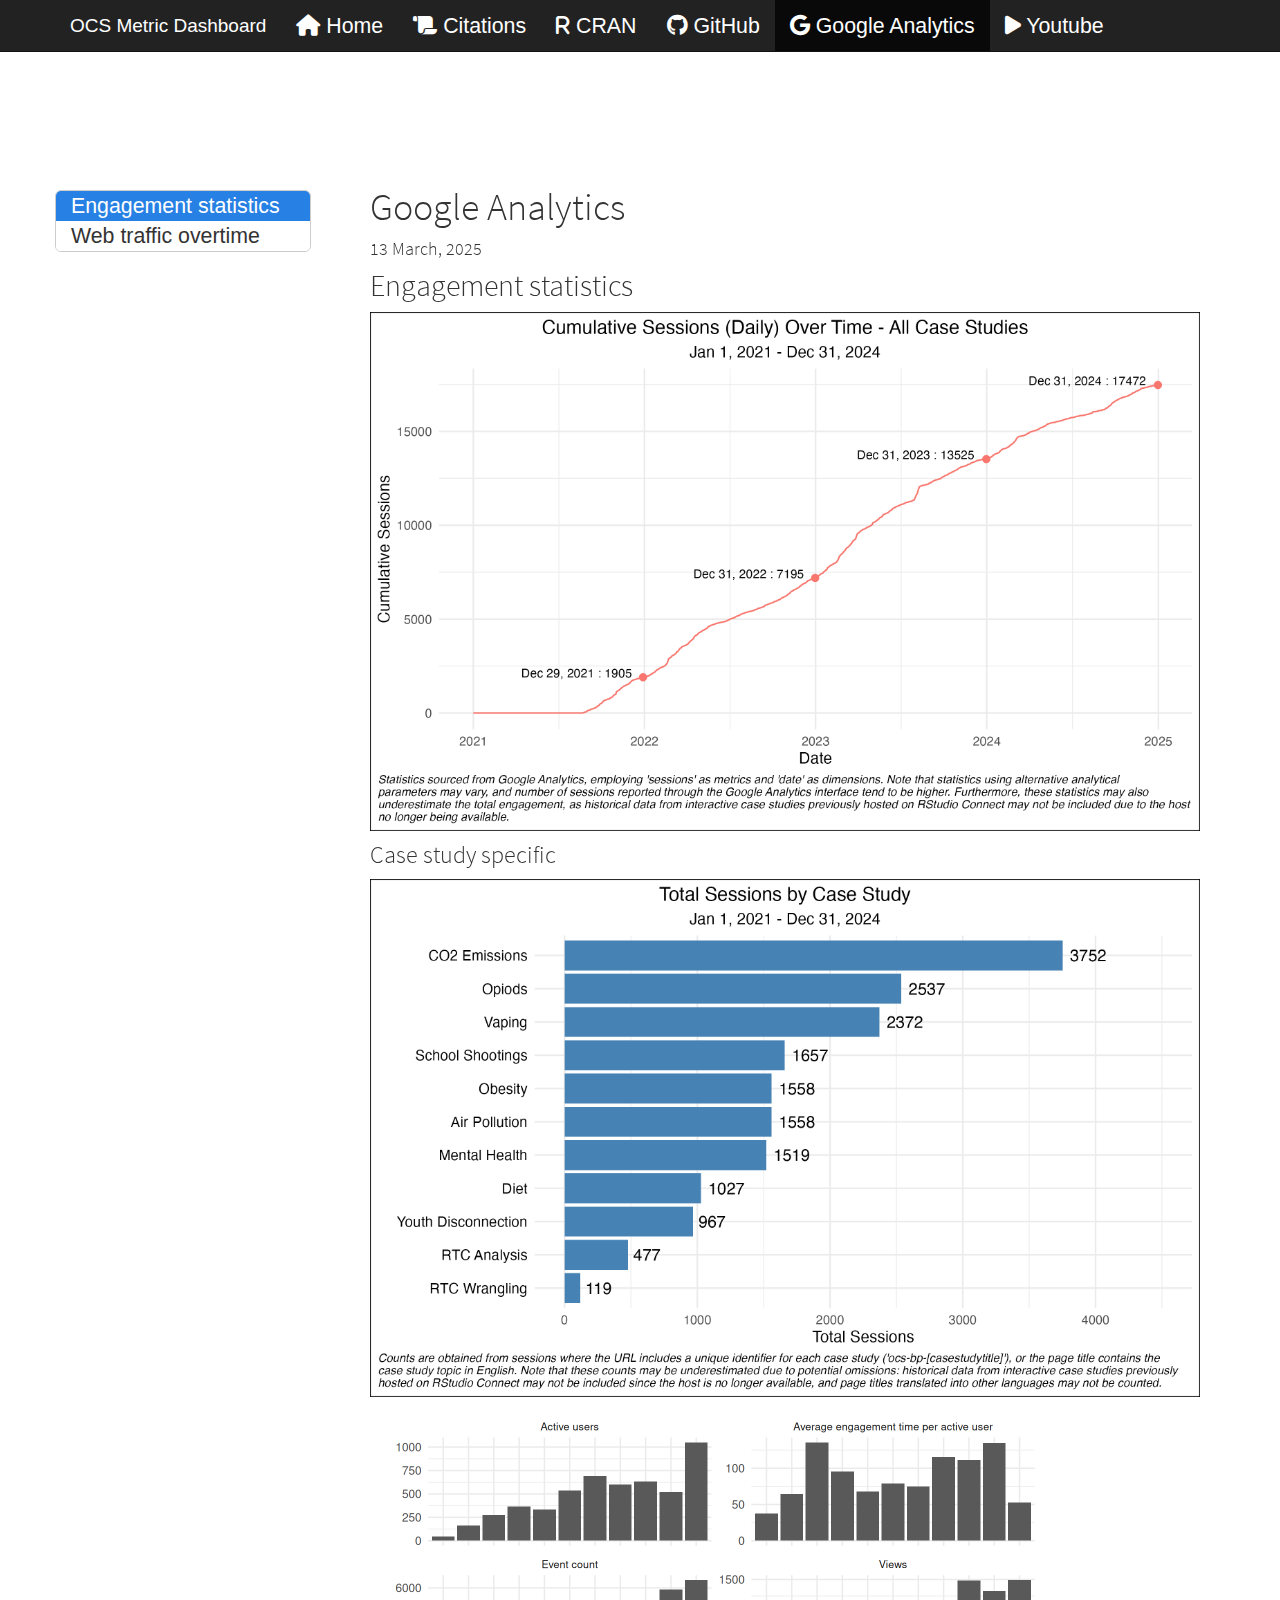
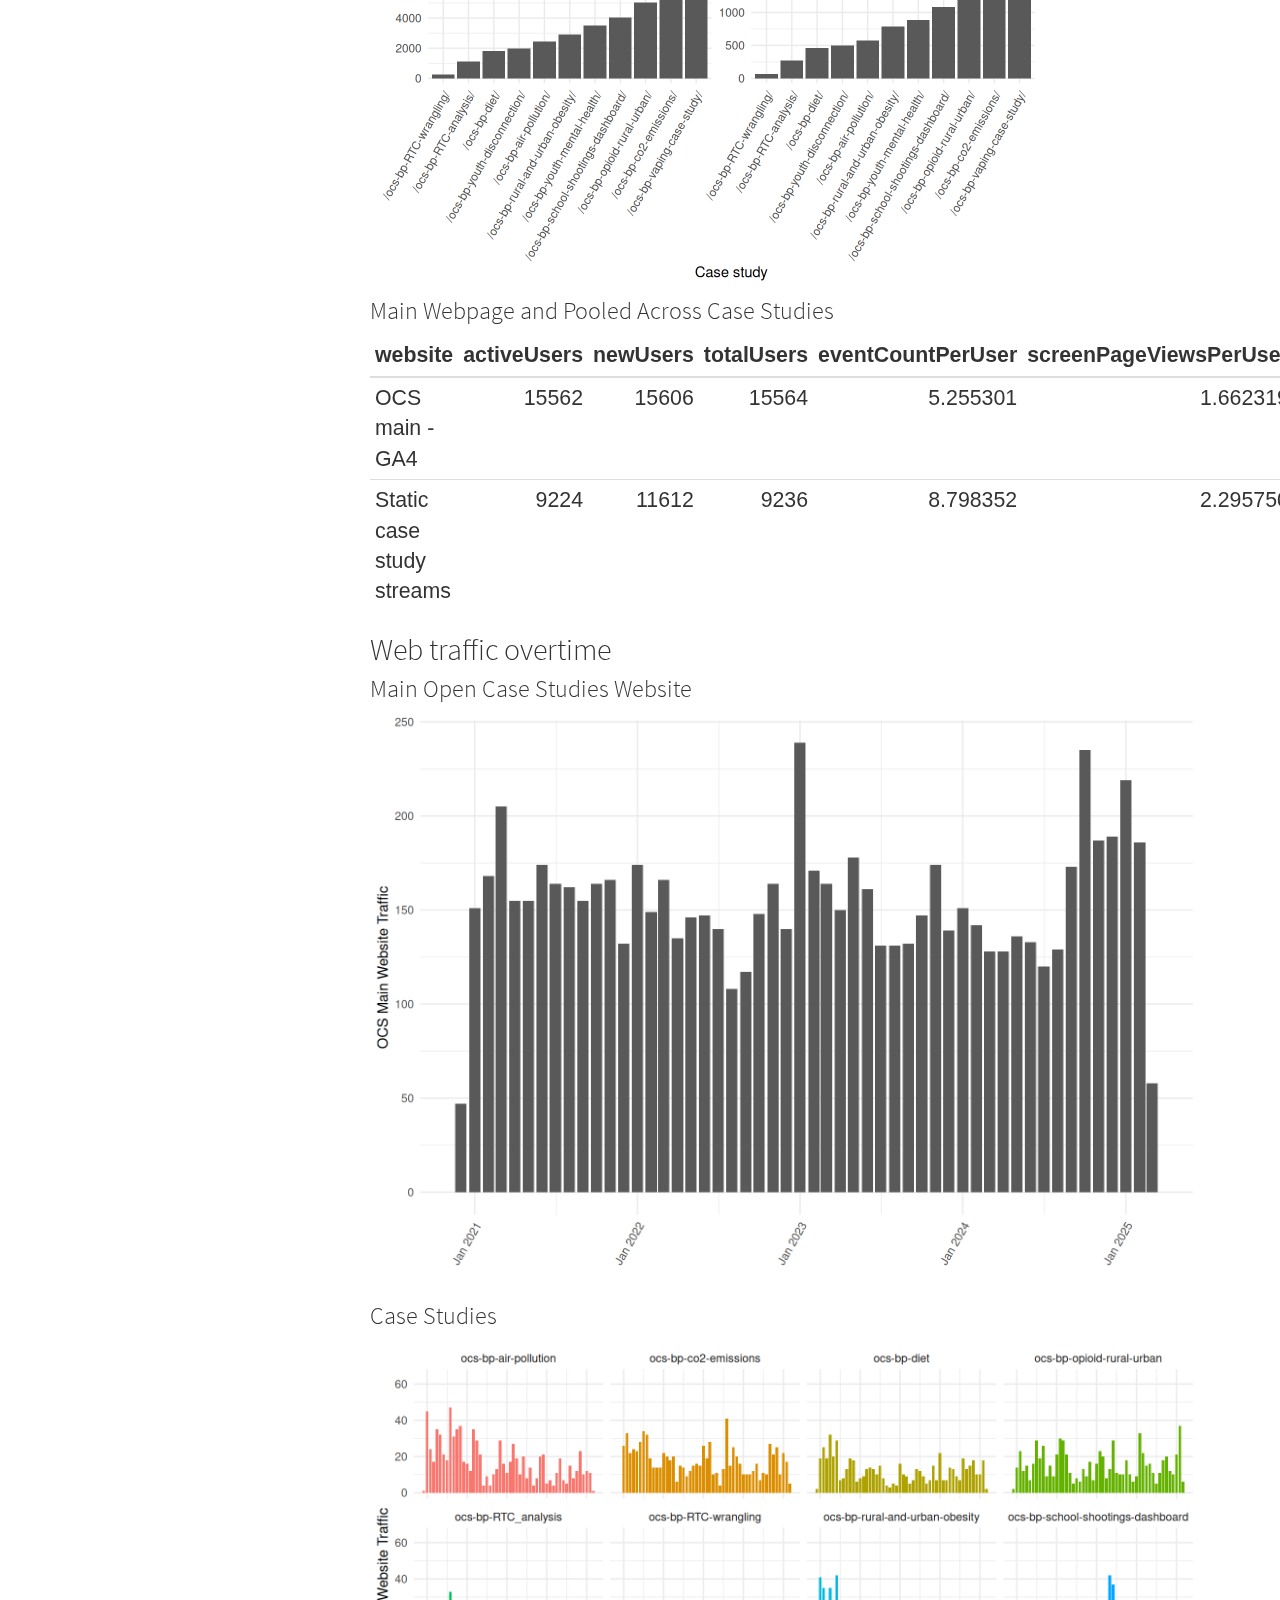
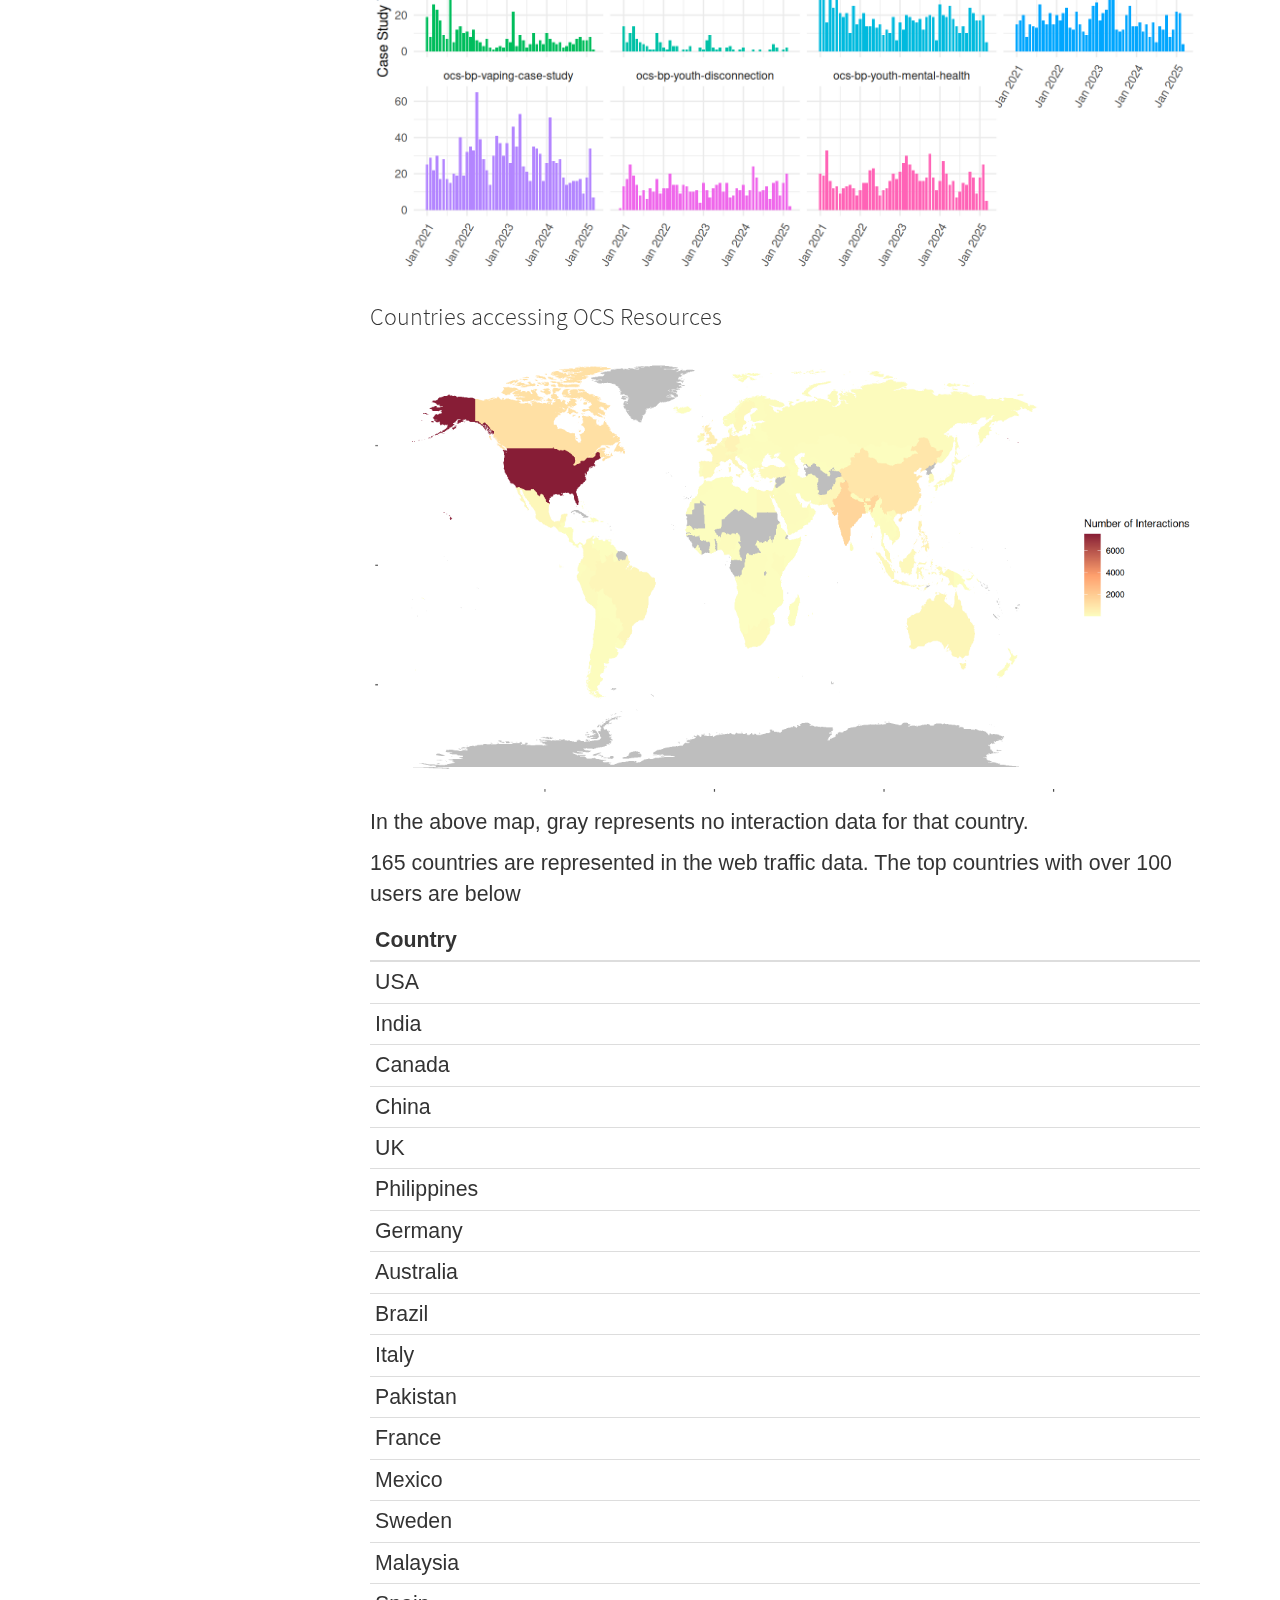
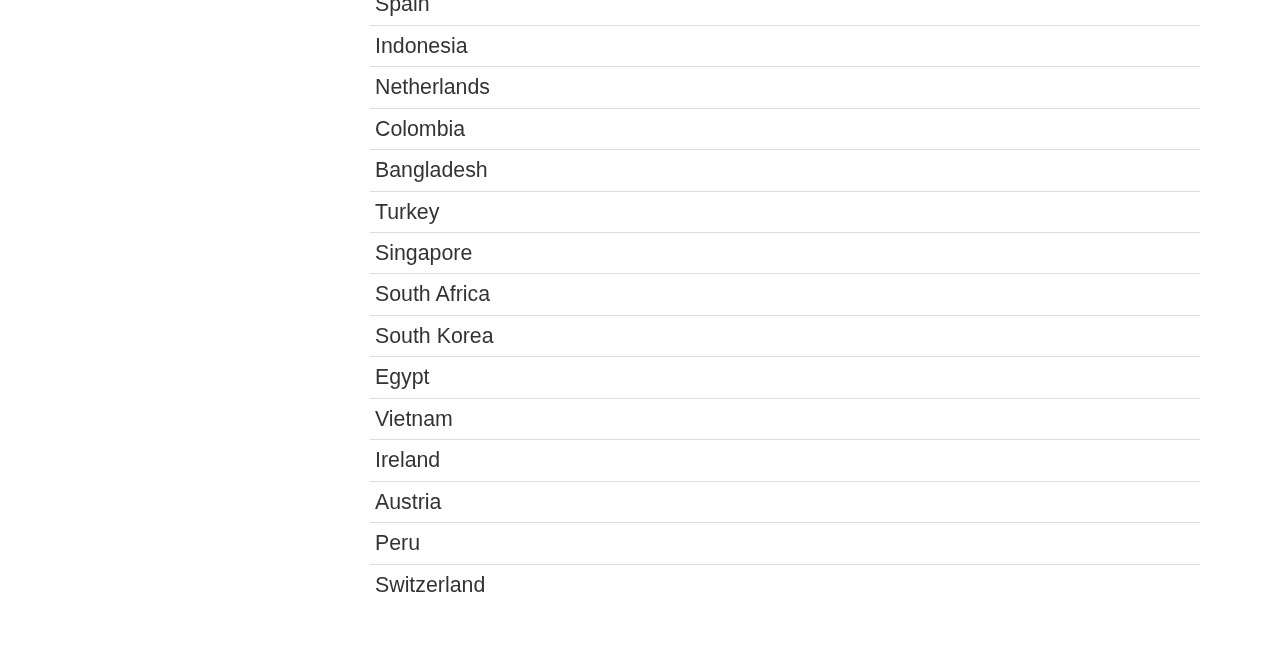
<file: docs/googleanalytics.html>
<!DOCTYPE html>

<html>

<head>

<meta charset="utf-8" />
<meta name="generator" content="pandoc" />
<meta http-equiv="X-UA-Compatible" content="IE=EDGE" />




<title>Google Analytics</title>

<script src="site_libs/header-attrs-2.29/header-attrs.js"></script>
<script src="site_libs/jquery-3.6.0/jquery-3.6.0.min.js"></script>
<meta name="viewport" content="width=device-width, initial-scale=1" />
<link href="site_libs/bootstrap-3.3.5/css/cosmo.min.css" rel="stylesheet" />
<script src="site_libs/bootstrap-3.3.5/js/bootstrap.min.js"></script>
<script src="site_libs/bootstrap-3.3.5/shim/html5shiv.min.js"></script>
<script src="site_libs/bootstrap-3.3.5/shim/respond.min.js"></script>
<style>h1 {font-size: 34px;}
       h1.title {font-size: 38px;}
       h2 {font-size: 30px;}
       h3 {font-size: 24px;}
       h4 {font-size: 18px;}
       h5 {font-size: 16px;}
       h6 {font-size: 12px;}
       code {color: inherit; background-color: rgba(0, 0, 0, 0.04);}
       pre:not([class]) { background-color: white }</style>
<script src="site_libs/jqueryui-1.13.2/jquery-ui.min.js"></script>
<link href="site_libs/tocify-1.9.1/jquery.tocify.css" rel="stylesheet" />
<script src="site_libs/tocify-1.9.1/jquery.tocify.js"></script>
<script src="site_libs/navigation-1.1/tabsets.js"></script>
<link href="site_libs/highlightjs-9.12.0/textmate.css" rel="stylesheet" />
<script src="site_libs/highlightjs-9.12.0/highlight.js"></script>
<link href="site_libs/font-awesome-6.5.2/css/all.min.css" rel="stylesheet" />
<link href="site_libs/font-awesome-6.5.2/css/v4-shims.min.css" rel="stylesheet" />
<link rel="shortcut icon" href="resources/images/favicon.ico" />
 <!--- go to https://favicon.io/favicon-converter/ to upload an image to make a new favicon.io. You will need to replace the current favicon.io image with the one in the downloaded directory from the website. The current image is in the resources/images/ directory --->

<style type="text/css">
  code{white-space: pre-wrap;}
  span.smallcaps{font-variant: small-caps;}
  span.underline{text-decoration: underline;}
  div.column{display: inline-block; vertical-align: top; width: 50%;}
  div.hanging-indent{margin-left: 1.5em; text-indent: -1.5em;}
  ul.task-list{list-style: none;}
    </style>

<style type="text/css">code{white-space: pre;}</style>
<script type="text/javascript">
if (window.hljs) {
  hljs.configure({languages: []});
  hljs.initHighlightingOnLoad();
  if (document.readyState && document.readyState === "complete") {
    window.setTimeout(function() { hljs.initHighlighting(); }, 0);
  }
}
</script>






<link rel="stylesheet" href="resources/styles.css" type="text/css" />



<style type = "text/css">
.main-container {
  max-width: 940px;
  margin-left: auto;
  margin-right: auto;
}
img {
  max-width:100%;
}
.tabbed-pane {
  padding-top: 12px;
}
.html-widget {
  margin-bottom: 20px;
}
button.code-folding-btn:focus {
  outline: none;
}
summary {
  display: list-item;
}
details > summary > p:only-child {
  display: inline;
}
pre code {
  padding: 0;
}
</style>


<style type="text/css">
.dropdown-submenu {
  position: relative;
}
.dropdown-submenu>.dropdown-menu {
  top: 0;
  left: 100%;
  margin-top: -6px;
  margin-left: -1px;
  border-radius: 0 6px 6px 6px;
}
.dropdown-submenu:hover>.dropdown-menu {
  display: block;
}
.dropdown-submenu>a:after {
  display: block;
  content: " ";
  float: right;
  width: 0;
  height: 0;
  border-color: transparent;
  border-style: solid;
  border-width: 5px 0 5px 5px;
  border-left-color: #cccccc;
  margin-top: 5px;
  margin-right: -10px;
}
.dropdown-submenu:hover>a:after {
  border-left-color: #adb5bd;
}
.dropdown-submenu.pull-left {
  float: none;
}
.dropdown-submenu.pull-left>.dropdown-menu {
  left: -100%;
  margin-left: 10px;
  border-radius: 6px 0 6px 6px;
}
</style>

<script type="text/javascript">
// manage active state of menu based on current page
$(document).ready(function () {
  // active menu anchor
  href = window.location.pathname
  href = href.substr(href.lastIndexOf('/') + 1)
  if (href === "")
    href = "index.html";
  var menuAnchor = $('a[href="' + href + '"]');

  // mark the anchor link active (and if it's in a dropdown, also mark that active)
  var dropdown = menuAnchor.closest('li.dropdown');
  if (window.bootstrap) { // Bootstrap 4+
    menuAnchor.addClass('active');
    dropdown.find('> .dropdown-toggle').addClass('active');
  } else { // Bootstrap 3
    menuAnchor.parent().addClass('active');
    dropdown.addClass('active');
  }

  // Navbar adjustments
  var navHeight = $(".navbar").first().height() + 15;
  var style = document.createElement('style');
  var pt = "padding-top: " + navHeight + "px; ";
  var mt = "margin-top: -" + navHeight + "px; ";
  var css = "";
  // offset scroll position for anchor links (for fixed navbar)
  for (var i = 1; i <= 6; i++) {
    css += ".section h" + i + "{ " + pt + mt + "}\n";
  }
  style.innerHTML = "body {" + pt + "padding-bottom: 40px; }\n" + css;
  document.head.appendChild(style);
});
</script>

<!-- tabsets -->

<style type="text/css">
.tabset-dropdown > .nav-tabs {
  display: inline-table;
  max-height: 500px;
  min-height: 44px;
  overflow-y: auto;
  border: 1px solid #ddd;
  border-radius: 4px;
}

.tabset-dropdown > .nav-tabs > li.active:before, .tabset-dropdown > .nav-tabs.nav-tabs-open:before {
  content: "\e259";
  font-family: 'Glyphicons Halflings';
  display: inline-block;
  padding: 10px;
  border-right: 1px solid #ddd;
}

.tabset-dropdown > .nav-tabs.nav-tabs-open > li.active:before {
  content: "\e258";
  font-family: 'Glyphicons Halflings';
  border: none;
}

.tabset-dropdown > .nav-tabs > li.active {
  display: block;
}

.tabset-dropdown > .nav-tabs > li > a,
.tabset-dropdown > .nav-tabs > li > a:focus,
.tabset-dropdown > .nav-tabs > li > a:hover {
  border: none;
  display: inline-block;
  border-radius: 4px;
  background-color: transparent;
}

.tabset-dropdown > .nav-tabs.nav-tabs-open > li {
  display: block;
  float: none;
}

.tabset-dropdown > .nav-tabs > li {
  display: none;
}
</style>

<!-- code folding -->



<style type="text/css">

#TOC {
  margin: 25px 0px 20px 0px;
}
@media (max-width: 768px) {
#TOC {
  position: relative;
  width: 100%;
}
}

@media print {
.toc-content {
  /* see https://github.com/w3c/csswg-drafts/issues/4434 */
  float: right;
}
}

.toc-content {
  padding-left: 30px;
  padding-right: 40px;
}

div.main-container {
  max-width: 1200px;
}

div.tocify {
  width: 20%;
  max-width: 260px;
  max-height: 85%;
}

@media (min-width: 768px) and (max-width: 991px) {
  div.tocify {
    width: 25%;
  }
}

@media (max-width: 767px) {
  div.tocify {
    width: 100%;
    max-width: none;
  }
}

.tocify ul, .tocify li {
  line-height: 20px;
}

.tocify-subheader .tocify-item {
  font-size: 0.90em;
}

.tocify .list-group-item {
  border-radius: 0px;
}


</style>



</head>

<body>


<div class="container-fluid main-container">


<!-- setup 3col/9col grid for toc_float and main content  -->
<div class="row">
<div class="col-xs-12 col-sm-4 col-md-3">
<div id="TOC" class="tocify">
</div>
</div>

<div class="toc-content col-xs-12 col-sm-8 col-md-9">




<div class="navbar navbar-default  navbar-fixed-top" role="navigation">
  <div class="container">
    <div class="navbar-header">
      <button type="button" class="navbar-toggle collapsed" data-toggle="collapse" data-bs-toggle="collapse" data-target="#navbar" data-bs-target="#navbar">
        <span class="icon-bar"></span>
        <span class="icon-bar"></span>
        <span class="icon-bar"></span>
      </button>
      <a class="navbar-brand" href="index.html">OCS Metric Dashboard</a>
    </div>
    <div id="navbar" class="navbar-collapse collapse">
      <ul class="nav navbar-nav">
        <li>
  <a href="index.html">
    <span class="fa fa-home"></span>
     
    Home
  </a>
</li>
<li>
  <a href="citations.html">
    <span class="fa fa-scroll"></span>
     
    Citations
  </a>
</li>
<li>
  <a href="cran.html">
    <span class="fa fa-r"></span>
     
    CRAN
  </a>
</li>
<li>
  <a href="github.html">
    <span class="fa fa-github"></span>
     
    GitHub
  </a>
</li>
<li>
  <a href="googleanalytics.html">
    <span class="fa fa-google"></span>
     
    Google Analytics
  </a>
</li>
<li>
  <a href="youtube.html">
    <span class="fa fa-play"></span>
     
    Youtube
  </a>
</li>
      </ul>
      <ul class="nav navbar-nav navbar-right">
        
      </ul>
    </div><!--/.nav-collapse -->
  </div><!--/.container -->
</div><!--/.navbar -->

<div id="header">



<h1 class="title toc-ignore">Google Analytics</h1>
<h4 class="date">13 March, 2025</h4>

</div>


<div id="engagement-statistics" class="section level2">
<h2>Engagement statistics</h2>
<p><img src="resources/images/plot_session_overall.png" /><!-- --></p>
<div id="case-study-specific" class="section level3">
<h3>Case study specific</h3>
<p><img
src="resources/images/plot_session_bycasestudy.png" /><!-- --></p>
<p><img src="googleanalytics_files/figure-html/unnamed-chunk-4-1.png" width="672" /></p>
</div>
<div id="main-webpage-and-pooled-across-case-studies"
class="section level3">
<h3>Main Webpage and Pooled Across Case Studies</h3>
<table style="width:100%;">
<colgroup>
<col width="16%" />
<col width="7%" />
<col width="5%" />
<col width="6%" />
<col width="11%" />
<col width="14%" />
<col width="5%" />
<col width="14%" />
<col width="9%" />
<col width="9%" />
</colgroup>
<thead>
<tr class="header">
<th align="left">website</th>
<th align="right">activeUsers</th>
<th align="right">newUsers</th>
<th align="right">totalUsers</th>
<th align="right">eventCountPerUser</th>
<th align="right">screenPageViewsPerUser</th>
<th align="right">sessions</th>
<th align="right">averageSessionDuration</th>
<th align="right">screenPageViews</th>
<th align="right">engagementRate</th>
</tr>
</thead>
<tbody>
<tr class="odd">
<td align="left">OCS main - GA4</td>
<td align="right">15562</td>
<td align="right">15606</td>
<td align="right">15564</td>
<td align="right">5.255301</td>
<td align="right">1.662319</td>
<td align="right">18803</td>
<td align="right">125.4241</td>
<td align="right">25869</td>
<td align="right">0.4107323</td>
</tr>
<tr class="even">
<td align="left">Static case study streams</td>
<td align="right">9224</td>
<td align="right">11612</td>
<td align="right">9236</td>
<td align="right">8.798352</td>
<td align="right">2.295750</td>
<td align="right">18675</td>
<td align="right">227.0235</td>
<td align="right">21176</td>
<td align="right">0.7293173</td>
</tr>
</tbody>
</table>
</div>
</div>
<div id="web-traffic-overtime" class="section level2">
<h2>Web traffic overtime</h2>
<div id="main-open-case-studies-website" class="section level3">
<h3>Main Open Case Studies Website</h3>
<p><img src="googleanalytics_files/figure-html/unnamed-chunk-6-1.png" width="853.44" /></p>
</div>
<div id="case-studies" class="section level3">
<h3>Case Studies</h3>
<p><img src="googleanalytics_files/figure-html/unnamed-chunk-7-1.png" width="855.36" /></p>
</div>
<div id="countries-accessing-ocs-resources" class="section level3">
<h3>Countries accessing OCS Resources</h3>
<p><img src="googleanalytics_files/figure-html/unnamed-chunk-8-1.png" width="1158.72" /></p>
<p>In the above map, gray represents no interaction data for that
country.</p>
<p>165 countries are represented in the web traffic data. The top
countries with over 100 users are below</p>
<table>
<thead>
<tr class="header">
<th align="left">Country</th>
</tr>
</thead>
<tbody>
<tr class="odd">
<td align="left">USA</td>
</tr>
<tr class="even">
<td align="left">India</td>
</tr>
<tr class="odd">
<td align="left">Canada</td>
</tr>
<tr class="even">
<td align="left">China</td>
</tr>
<tr class="odd">
<td align="left">UK</td>
</tr>
<tr class="even">
<td align="left">Philippines</td>
</tr>
<tr class="odd">
<td align="left">Germany</td>
</tr>
<tr class="even">
<td align="left">Australia</td>
</tr>
<tr class="odd">
<td align="left">Brazil</td>
</tr>
<tr class="even">
<td align="left">Italy</td>
</tr>
<tr class="odd">
<td align="left">Pakistan</td>
</tr>
<tr class="even">
<td align="left">France</td>
</tr>
<tr class="odd">
<td align="left">Mexico</td>
</tr>
<tr class="even">
<td align="left">Sweden</td>
</tr>
<tr class="odd">
<td align="left">Malaysia</td>
</tr>
<tr class="even">
<td align="left">Spain</td>
</tr>
<tr class="odd">
<td align="left">Indonesia</td>
</tr>
<tr class="even">
<td align="left">Netherlands</td>
</tr>
<tr class="odd">
<td align="left">Colombia</td>
</tr>
<tr class="even">
<td align="left">Bangladesh</td>
</tr>
<tr class="odd">
<td align="left">Turkey</td>
</tr>
<tr class="even">
<td align="left">Singapore</td>
</tr>
<tr class="odd">
<td align="left">South Africa</td>
</tr>
<tr class="even">
<td align="left">South Korea</td>
</tr>
<tr class="odd">
<td align="left">Egypt</td>
</tr>
<tr class="even">
<td align="left">Vietnam</td>
</tr>
<tr class="odd">
<td align="left">Ireland</td>
</tr>
<tr class="even">
<td align="left">Austria</td>
</tr>
<tr class="odd">
<td align="left">Peru</td>
</tr>
<tr class="even">
<td align="left">Switzerland</td>
</tr>
</tbody>
</table>
</div>
</div>



</div>
</div>

</div>

<script>

// add bootstrap table styles to pandoc tables
function bootstrapStylePandocTables() {
  $('tr.odd').parent('tbody').parent('table').addClass('table table-condensed');
}
$(document).ready(function () {
  bootstrapStylePandocTables();
});


</script>

<!-- tabsets -->

<script>
$(document).ready(function () {
  window.buildTabsets("TOC");
});

$(document).ready(function () {
  $('.tabset-dropdown > .nav-tabs > li').click(function () {
    $(this).parent().toggleClass('nav-tabs-open');
  });
});
</script>

<!-- code folding -->

<script>
$(document).ready(function ()  {

    // temporarily add toc-ignore selector to headers for the consistency with Pandoc
    $('.unlisted.unnumbered').addClass('toc-ignore')

    // move toc-ignore selectors from section div to header
    $('div.section.toc-ignore')
        .removeClass('toc-ignore')
        .children('h1,h2,h3,h4,h5').addClass('toc-ignore');

    // establish options
    var options = {
      selectors: "h1,h2,h3",
      theme: "bootstrap3",
      context: '.toc-content',
      hashGenerator: function (text) {
        return text.replace(/[.\\/?&!#<>]/g, '').replace(/\s/g, '_');
      },
      ignoreSelector: ".toc-ignore",
      scrollTo: 0
    };
    options.showAndHide = true;
    options.smoothScroll = true;

    // tocify
    var toc = $("#TOC").tocify(options).data("toc-tocify");
});
</script>

<!-- dynamically load mathjax for compatibility with self-contained -->
<script>
  (function () {
    var script = document.createElement("script");
    script.type = "text/javascript";
    script.src  = "https://mathjax.rstudio.com/latest/MathJax.js?config=TeX-AMS-MML_HTMLorMML";
    document.getElementsByTagName("head")[0].appendChild(script);
  })();
</script>

</body>
</html>
</file>
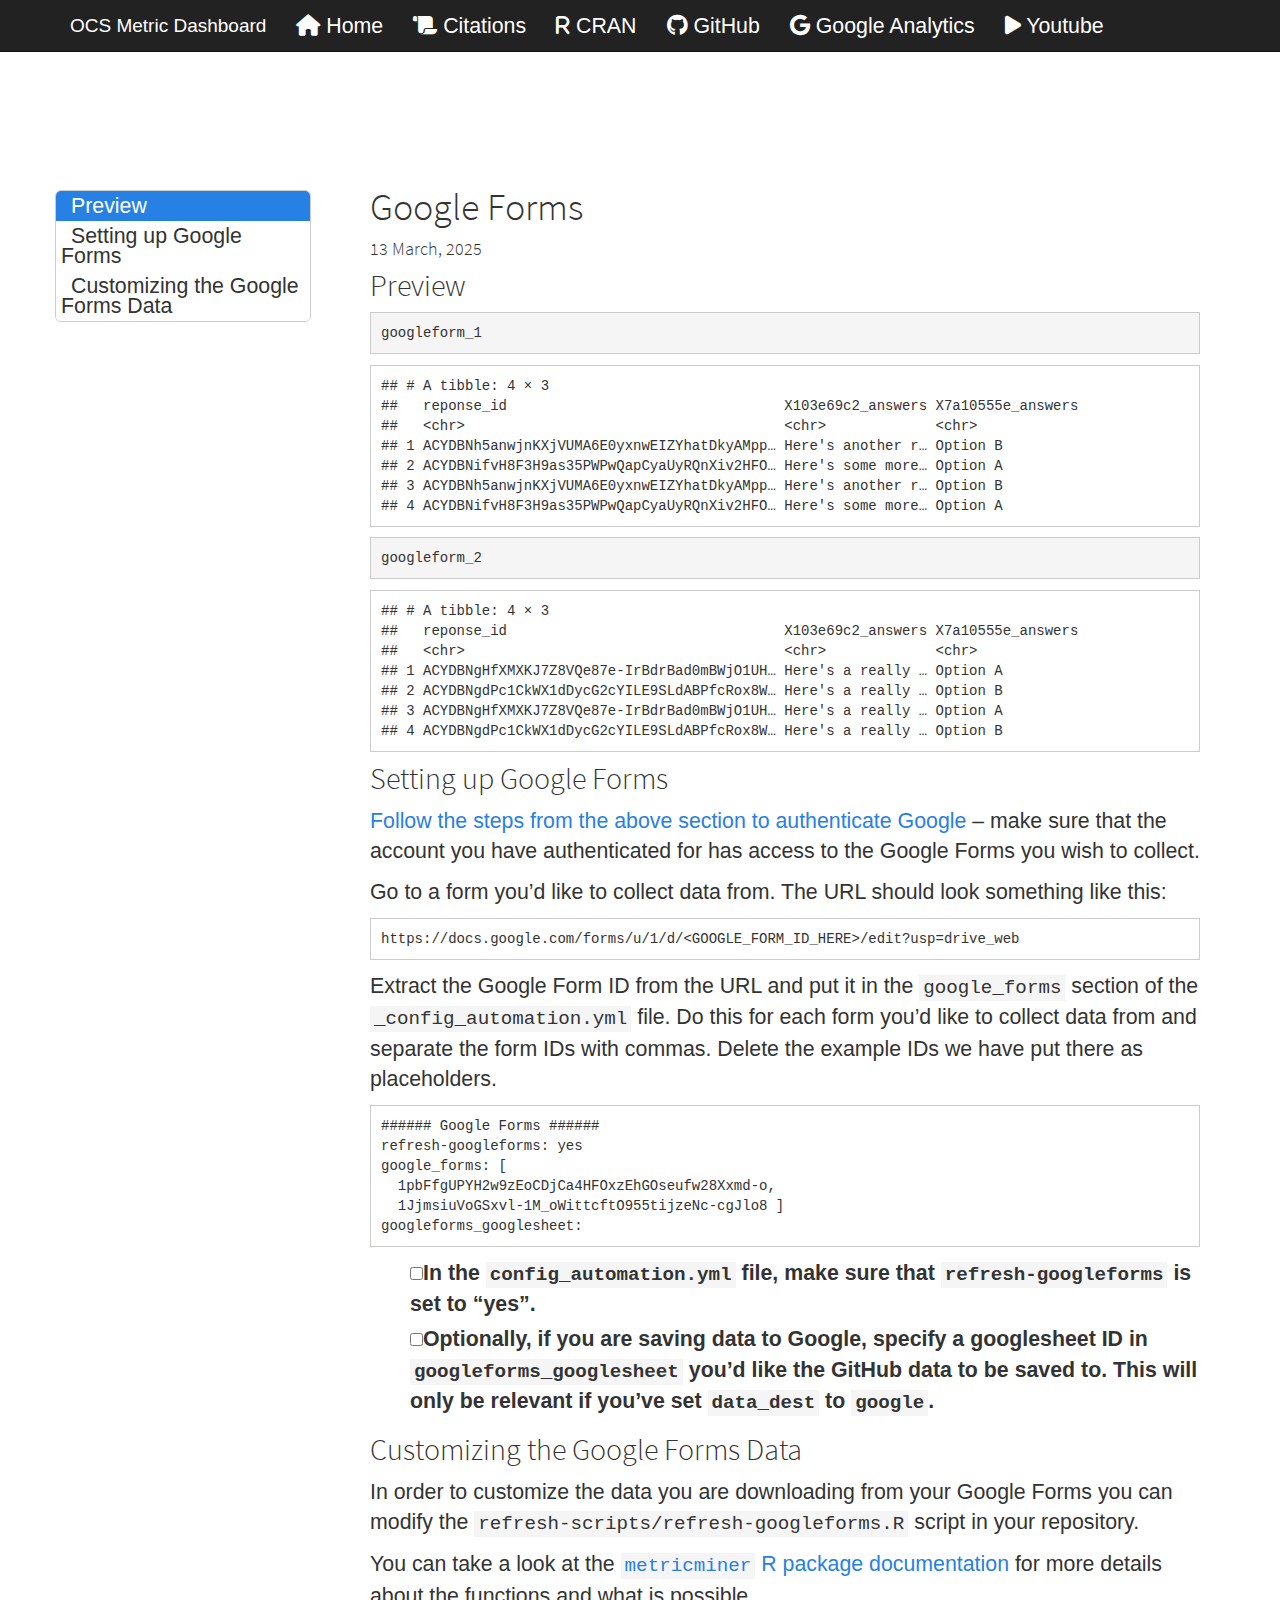
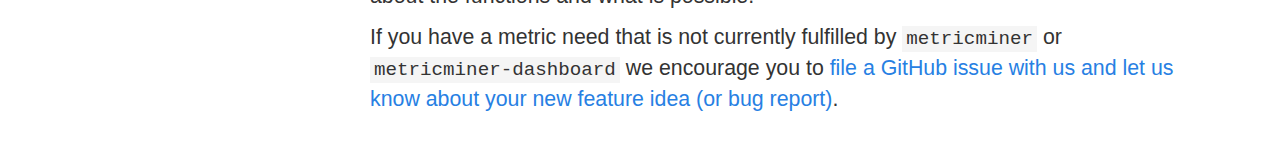
<file: docs/googleforms.html>
<!DOCTYPE html>

<html>

<head>

<meta charset="utf-8" />
<meta name="generator" content="pandoc" />
<meta http-equiv="X-UA-Compatible" content="IE=EDGE" />




<title>Google Forms</title>

<script src="site_libs/header-attrs-2.29/header-attrs.js"></script>
<script src="site_libs/jquery-3.6.0/jquery-3.6.0.min.js"></script>
<meta name="viewport" content="width=device-width, initial-scale=1" />
<link href="site_libs/bootstrap-3.3.5/css/cosmo.min.css" rel="stylesheet" />
<script src="site_libs/bootstrap-3.3.5/js/bootstrap.min.js"></script>
<script src="site_libs/bootstrap-3.3.5/shim/html5shiv.min.js"></script>
<script src="site_libs/bootstrap-3.3.5/shim/respond.min.js"></script>
<style>h1 {font-size: 34px;}
       h1.title {font-size: 38px;}
       h2 {font-size: 30px;}
       h3 {font-size: 24px;}
       h4 {font-size: 18px;}
       h5 {font-size: 16px;}
       h6 {font-size: 12px;}
       code {color: inherit; background-color: rgba(0, 0, 0, 0.04);}
       pre:not([class]) { background-color: white }</style>
<script src="site_libs/jqueryui-1.13.2/jquery-ui.min.js"></script>
<link href="site_libs/tocify-1.9.1/jquery.tocify.css" rel="stylesheet" />
<script src="site_libs/tocify-1.9.1/jquery.tocify.js"></script>
<script src="site_libs/navigation-1.1/tabsets.js"></script>
<link href="site_libs/highlightjs-9.12.0/textmate.css" rel="stylesheet" />
<script src="site_libs/highlightjs-9.12.0/highlight.js"></script>
<link href="site_libs/font-awesome-6.5.2/css/all.min.css" rel="stylesheet" />
<link href="site_libs/font-awesome-6.5.2/css/v4-shims.min.css" rel="stylesheet" />
<link rel="shortcut icon" href="resources/images/favicon.ico" />
 <!--- go to https://favicon.io/favicon-converter/ to upload an image to make a new favicon.io. You will need to replace the current favicon.io image with the one in the downloaded directory from the website. The current image is in the resources/images/ directory --->

<style type="text/css">
  code{white-space: pre-wrap;}
  span.smallcaps{font-variant: small-caps;}
  span.underline{text-decoration: underline;}
  div.column{display: inline-block; vertical-align: top; width: 50%;}
  div.hanging-indent{margin-left: 1.5em; text-indent: -1.5em;}
  ul.task-list{list-style: none;}
    </style>

<style type="text/css">code{white-space: pre;}</style>
<script type="text/javascript">
if (window.hljs) {
  hljs.configure({languages: []});
  hljs.initHighlightingOnLoad();
  if (document.readyState && document.readyState === "complete") {
    window.setTimeout(function() { hljs.initHighlighting(); }, 0);
  }
}
</script>






<link rel="stylesheet" href="resources/styles.css" type="text/css" />



<style type = "text/css">
.main-container {
  max-width: 940px;
  margin-left: auto;
  margin-right: auto;
}
img {
  max-width:100%;
}
.tabbed-pane {
  padding-top: 12px;
}
.html-widget {
  margin-bottom: 20px;
}
button.code-folding-btn:focus {
  outline: none;
}
summary {
  display: list-item;
}
details > summary > p:only-child {
  display: inline;
}
pre code {
  padding: 0;
}
</style>


<style type="text/css">
.dropdown-submenu {
  position: relative;
}
.dropdown-submenu>.dropdown-menu {
  top: 0;
  left: 100%;
  margin-top: -6px;
  margin-left: -1px;
  border-radius: 0 6px 6px 6px;
}
.dropdown-submenu:hover>.dropdown-menu {
  display: block;
}
.dropdown-submenu>a:after {
  display: block;
  content: " ";
  float: right;
  width: 0;
  height: 0;
  border-color: transparent;
  border-style: solid;
  border-width: 5px 0 5px 5px;
  border-left-color: #cccccc;
  margin-top: 5px;
  margin-right: -10px;
}
.dropdown-submenu:hover>a:after {
  border-left-color: #adb5bd;
}
.dropdown-submenu.pull-left {
  float: none;
}
.dropdown-submenu.pull-left>.dropdown-menu {
  left: -100%;
  margin-left: 10px;
  border-radius: 6px 0 6px 6px;
}
</style>

<script type="text/javascript">
// manage active state of menu based on current page
$(document).ready(function () {
  // active menu anchor
  href = window.location.pathname
  href = href.substr(href.lastIndexOf('/') + 1)
  if (href === "")
    href = "index.html";
  var menuAnchor = $('a[href="' + href + '"]');

  // mark the anchor link active (and if it's in a dropdown, also mark that active)
  var dropdown = menuAnchor.closest('li.dropdown');
  if (window.bootstrap) { // Bootstrap 4+
    menuAnchor.addClass('active');
    dropdown.find('> .dropdown-toggle').addClass('active');
  } else { // Bootstrap 3
    menuAnchor.parent().addClass('active');
    dropdown.addClass('active');
  }

  // Navbar adjustments
  var navHeight = $(".navbar").first().height() + 15;
  var style = document.createElement('style');
  var pt = "padding-top: " + navHeight + "px; ";
  var mt = "margin-top: -" + navHeight + "px; ";
  var css = "";
  // offset scroll position for anchor links (for fixed navbar)
  for (var i = 1; i <= 6; i++) {
    css += ".section h" + i + "{ " + pt + mt + "}\n";
  }
  style.innerHTML = "body {" + pt + "padding-bottom: 40px; }\n" + css;
  document.head.appendChild(style);
});
</script>

<!-- tabsets -->

<style type="text/css">
.tabset-dropdown > .nav-tabs {
  display: inline-table;
  max-height: 500px;
  min-height: 44px;
  overflow-y: auto;
  border: 1px solid #ddd;
  border-radius: 4px;
}

.tabset-dropdown > .nav-tabs > li.active:before, .tabset-dropdown > .nav-tabs.nav-tabs-open:before {
  content: "\e259";
  font-family: 'Glyphicons Halflings';
  display: inline-block;
  padding: 10px;
  border-right: 1px solid #ddd;
}

.tabset-dropdown > .nav-tabs.nav-tabs-open > li.active:before {
  content: "\e258";
  font-family: 'Glyphicons Halflings';
  border: none;
}

.tabset-dropdown > .nav-tabs > li.active {
  display: block;
}

.tabset-dropdown > .nav-tabs > li > a,
.tabset-dropdown > .nav-tabs > li > a:focus,
.tabset-dropdown > .nav-tabs > li > a:hover {
  border: none;
  display: inline-block;
  border-radius: 4px;
  background-color: transparent;
}

.tabset-dropdown > .nav-tabs.nav-tabs-open > li {
  display: block;
  float: none;
}

.tabset-dropdown > .nav-tabs > li {
  display: none;
}
</style>

<!-- code folding -->



<style type="text/css">

#TOC {
  margin: 25px 0px 20px 0px;
}
@media (max-width: 768px) {
#TOC {
  position: relative;
  width: 100%;
}
}

@media print {
.toc-content {
  /* see https://github.com/w3c/csswg-drafts/issues/4434 */
  float: right;
}
}

.toc-content {
  padding-left: 30px;
  padding-right: 40px;
}

div.main-container {
  max-width: 1200px;
}

div.tocify {
  width: 20%;
  max-width: 260px;
  max-height: 85%;
}

@media (min-width: 768px) and (max-width: 991px) {
  div.tocify {
    width: 25%;
  }
}

@media (max-width: 767px) {
  div.tocify {
    width: 100%;
    max-width: none;
  }
}

.tocify ul, .tocify li {
  line-height: 20px;
}

.tocify-subheader .tocify-item {
  font-size: 0.90em;
}

.tocify .list-group-item {
  border-radius: 0px;
}


</style>



</head>

<body>


<div class="container-fluid main-container">


<!-- setup 3col/9col grid for toc_float and main content  -->
<div class="row">
<div class="col-xs-12 col-sm-4 col-md-3">
<div id="TOC" class="tocify">
</div>
</div>

<div class="toc-content col-xs-12 col-sm-8 col-md-9">




<div class="navbar navbar-default  navbar-fixed-top" role="navigation">
  <div class="container">
    <div class="navbar-header">
      <button type="button" class="navbar-toggle collapsed" data-toggle="collapse" data-bs-toggle="collapse" data-target="#navbar" data-bs-target="#navbar">
        <span class="icon-bar"></span>
        <span class="icon-bar"></span>
        <span class="icon-bar"></span>
      </button>
      <a class="navbar-brand" href="index.html">OCS Metric Dashboard</a>
    </div>
    <div id="navbar" class="navbar-collapse collapse">
      <ul class="nav navbar-nav">
        <li>
  <a href="index.html">
    <span class="fa fa-home"></span>
     
    Home
  </a>
</li>
<li>
  <a href="citations.html">
    <span class="fa fa-scroll"></span>
     
    Citations
  </a>
</li>
<li>
  <a href="cran.html">
    <span class="fa fa-r"></span>
     
    CRAN
  </a>
</li>
<li>
  <a href="github.html">
    <span class="fa fa-github"></span>
     
    GitHub
  </a>
</li>
<li>
  <a href="googleanalytics.html">
    <span class="fa fa-google"></span>
     
    Google Analytics
  </a>
</li>
<li>
  <a href="youtube.html">
    <span class="fa fa-play"></span>
     
    Youtube
  </a>
</li>
      </ul>
      <ul class="nav navbar-nav navbar-right">
        
      </ul>
    </div><!--/.nav-collapse -->
  </div><!--/.container -->
</div><!--/.navbar -->

<div id="header">



<h1 class="title toc-ignore">Google Forms</h1>
<h4 class="date">13 March, 2025</h4>

</div>


<div id="preview" class="section level2">
<h2>Preview</h2>
<pre class="r"><code>googleform_1</code></pre>
<pre><code>## # A tibble: 4 × 3
##   reponse_id                                 X103e69c2_answers X7a10555e_answers
##   &lt;chr&gt;                                      &lt;chr&gt;             &lt;chr&gt;            
## 1 ACYDBNh5anwjnKXjVUMA6E0yxnwEIZYhatDkyAMpp… Here&#39;s another r… Option B         
## 2 ACYDBNifvH8F3H9as35PWPwQapCyaUyRQnXiv2HFO… Here&#39;s some more… Option A         
## 3 ACYDBNh5anwjnKXjVUMA6E0yxnwEIZYhatDkyAMpp… Here&#39;s another r… Option B         
## 4 ACYDBNifvH8F3H9as35PWPwQapCyaUyRQnXiv2HFO… Here&#39;s some more… Option A</code></pre>
<pre class="r"><code>googleform_2</code></pre>
<pre><code>## # A tibble: 4 × 3
##   reponse_id                                 X103e69c2_answers X7a10555e_answers
##   &lt;chr&gt;                                      &lt;chr&gt;             &lt;chr&gt;            
## 1 ACYDBNgHfXMXKJ7Z8VQe87e-IrBdrBad0mBWjO1UH… Here&#39;s a really … Option A         
## 2 ACYDBNgdPc1CkWX1dDycG2cYILE9SLdABPfcRox8W… Here&#39;s a really … Option B         
## 3 ACYDBNgHfXMXKJ7Z8VQe87e-IrBdrBad0mBWjO1UH… Here&#39;s a really … Option A         
## 4 ACYDBNgdPc1CkWX1dDycG2cYILE9SLdABPfcRox8W… Here&#39;s a really … Option B</code></pre>
</div>
<div id="setting-up-google-forms" class="section level2">
<h2>Setting up Google Forms</h2>
<p><a href="#setting-up-google-authentication">Follow the steps from the
above section to authenticate Google</a> – make sure that the account
you have authenticated for has access to the Google Forms you wish to
collect.</p>
<p>Go to a form you’d like to collect data from. The URL should look
something like this:</p>
<pre><code>https://docs.google.com/forms/u/1/d/&lt;GOOGLE_FORM_ID_HERE&gt;/edit?usp=drive_web</code></pre>
<p>Extract the Google Form ID from the URL and put it in the
<code>google_forms</code> section of the
<code>_config_automation.yml</code> file. Do this for each form you’d
like to collect data from and separate the form IDs with commas. Delete
the example IDs we have put there as placeholders.</p>
<pre><code>###### Google Forms ######
refresh-googleforms: yes
google_forms: [
  1pbFfgUPYH2w9zEoCDjCa4HFOxzEhGOseufw28Xxmd-o,
  1JjmsiuVoGSxvl-1M_oWittcftO955tijzeNc-cgJlo8 ]
googleforms_googlesheet:</code></pre>
<ul class="task-list">
<li><label><input type="checkbox" />In the
<code>config_automation.yml</code> file, make sure that
<code>refresh-googleforms</code> is set to “yes”.</label></li>
<li><label><input type="checkbox" />Optionally, if you are saving data
to Google, specify a googlesheet ID in
<code>googleforms_googlesheet</code> you’d like the GitHub data to be
saved to. This will only be relevant if you’ve set
<code>data_dest</code> to <code>google</code>.</label></li>
</ul>
</div>
<div id="customizing-the-google-forms-data" class="section level2">
<h2>Customizing the Google Forms Data</h2>
<p>In order to customize the data you are downloading from your Google
Forms you can modify the
<code>refresh-scripts/refresh-googleforms.R</code> script in your
repository.</p>
<p>You can take a look at the <a
href="https://hutchdatascience.org/metricminer/articles/getting-started.html"><code>metricminer</code>
R package documentation</a> for more details about the functions and
what is possible.</p>
<p>If you have a metric need that is not currently fulfilled by
<code>metricminer</code> or <code>metricminer-dashboard</code> we
encourage you to <a
href="https://github.com/fhdsl/metricminer/issues/new/choose">file a
GitHub issue with us and let us know about your new feature idea (or bug
report)</a>.</p>
</div>



</div>
</div>

</div>

<script>

// add bootstrap table styles to pandoc tables
function bootstrapStylePandocTables() {
  $('tr.odd').parent('tbody').parent('table').addClass('table table-condensed');
}
$(document).ready(function () {
  bootstrapStylePandocTables();
});


</script>

<!-- tabsets -->

<script>
$(document).ready(function () {
  window.buildTabsets("TOC");
});

$(document).ready(function () {
  $('.tabset-dropdown > .nav-tabs > li').click(function () {
    $(this).parent().toggleClass('nav-tabs-open');
  });
});
</script>

<!-- code folding -->

<script>
$(document).ready(function ()  {

    // temporarily add toc-ignore selector to headers for the consistency with Pandoc
    $('.unlisted.unnumbered').addClass('toc-ignore')

    // move toc-ignore selectors from section div to header
    $('div.section.toc-ignore')
        .removeClass('toc-ignore')
        .children('h1,h2,h3,h4,h5').addClass('toc-ignore');

    // establish options
    var options = {
      selectors: "h1,h2,h3",
      theme: "bootstrap3",
      context: '.toc-content',
      hashGenerator: function (text) {
        return text.replace(/[.\\/?&!#<>]/g, '').replace(/\s/g, '_');
      },
      ignoreSelector: ".toc-ignore",
      scrollTo: 0
    };
    options.showAndHide = true;
    options.smoothScroll = true;

    // tocify
    var toc = $("#TOC").tocify(options).data("toc-tocify");
});
</script>

<!-- dynamically load mathjax for compatibility with self-contained -->
<script>
  (function () {
    var script = document.createElement("script");
    script.type = "text/javascript";
    script.src  = "https://mathjax.rstudio.com/latest/MathJax.js?config=TeX-AMS-MML_HTMLorMML";
    document.getElementsByTagName("head")[0].appendChild(script);
  })();
</script>

</body>
</html>
</file>
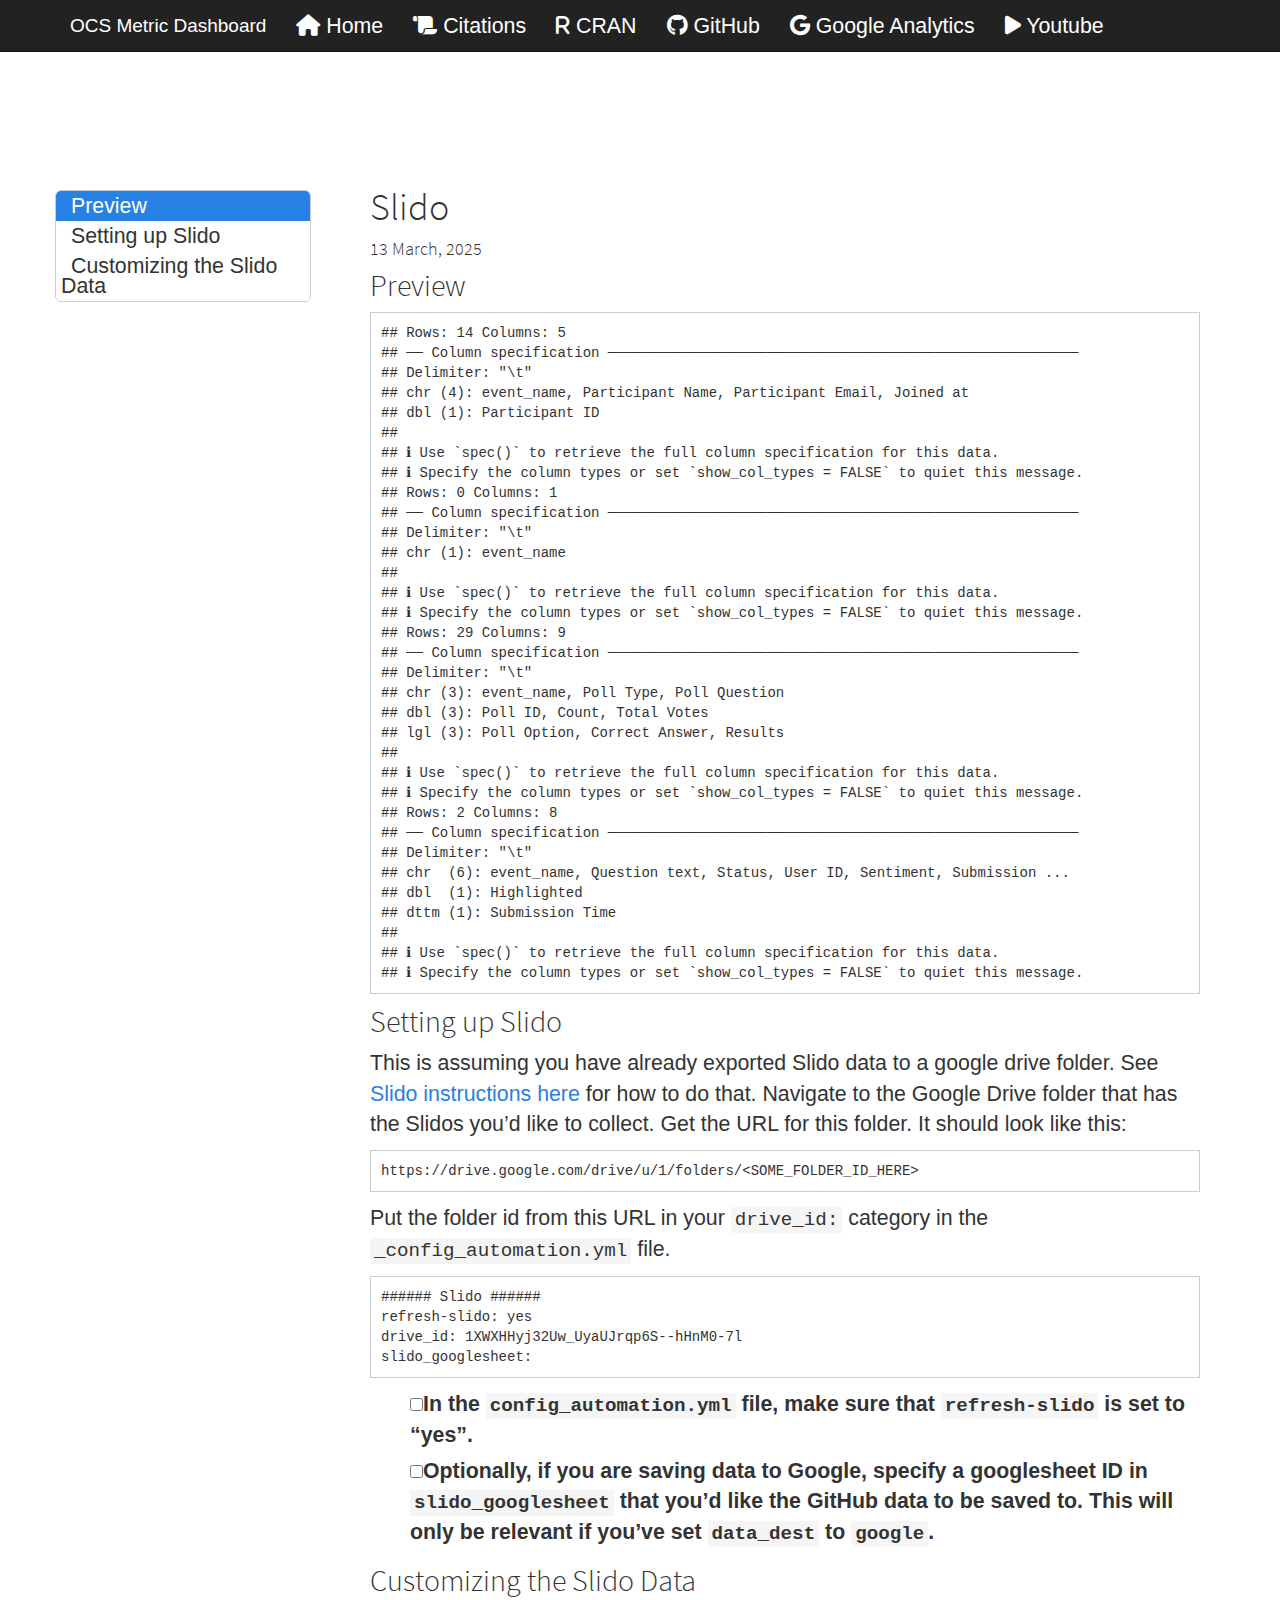
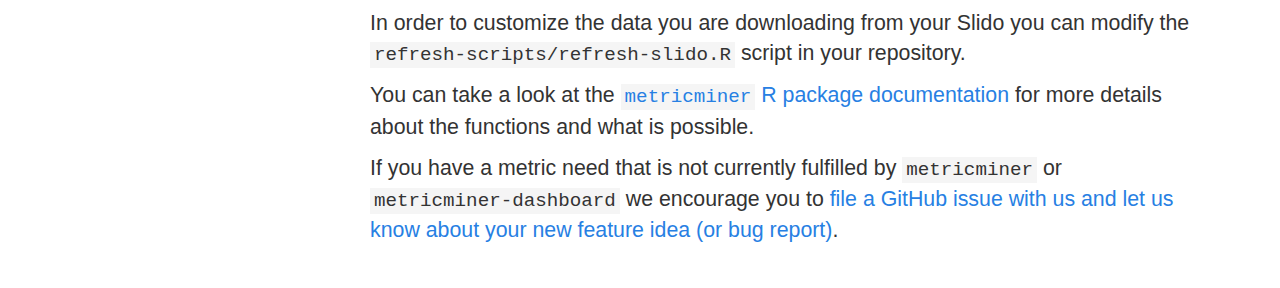
<file: docs/slido.html>
<!DOCTYPE html>

<html>

<head>

<meta charset="utf-8" />
<meta name="generator" content="pandoc" />
<meta http-equiv="X-UA-Compatible" content="IE=EDGE" />




<title>Slido</title>

<script src="site_libs/header-attrs-2.29/header-attrs.js"></script>
<script src="site_libs/jquery-3.6.0/jquery-3.6.0.min.js"></script>
<meta name="viewport" content="width=device-width, initial-scale=1" />
<link href="site_libs/bootstrap-3.3.5/css/cosmo.min.css" rel="stylesheet" />
<script src="site_libs/bootstrap-3.3.5/js/bootstrap.min.js"></script>
<script src="site_libs/bootstrap-3.3.5/shim/html5shiv.min.js"></script>
<script src="site_libs/bootstrap-3.3.5/shim/respond.min.js"></script>
<style>h1 {font-size: 34px;}
       h1.title {font-size: 38px;}
       h2 {font-size: 30px;}
       h3 {font-size: 24px;}
       h4 {font-size: 18px;}
       h5 {font-size: 16px;}
       h6 {font-size: 12px;}
       code {color: inherit; background-color: rgba(0, 0, 0, 0.04);}
       pre:not([class]) { background-color: white }</style>
<script src="site_libs/jqueryui-1.13.2/jquery-ui.min.js"></script>
<link href="site_libs/tocify-1.9.1/jquery.tocify.css" rel="stylesheet" />
<script src="site_libs/tocify-1.9.1/jquery.tocify.js"></script>
<script src="site_libs/navigation-1.1/tabsets.js"></script>
<link href="site_libs/highlightjs-9.12.0/textmate.css" rel="stylesheet" />
<script src="site_libs/highlightjs-9.12.0/highlight.js"></script>
<link href="site_libs/font-awesome-6.5.2/css/all.min.css" rel="stylesheet" />
<link href="site_libs/font-awesome-6.5.2/css/v4-shims.min.css" rel="stylesheet" />
<link rel="shortcut icon" href="resources/images/favicon.ico" />
 <!--- go to https://favicon.io/favicon-converter/ to upload an image to make a new favicon.io. You will need to replace the current favicon.io image with the one in the downloaded directory from the website. The current image is in the resources/images/ directory --->

<style type="text/css">
  code{white-space: pre-wrap;}
  span.smallcaps{font-variant: small-caps;}
  span.underline{text-decoration: underline;}
  div.column{display: inline-block; vertical-align: top; width: 50%;}
  div.hanging-indent{margin-left: 1.5em; text-indent: -1.5em;}
  ul.task-list{list-style: none;}
    </style>

<style type="text/css">code{white-space: pre;}</style>
<script type="text/javascript">
if (window.hljs) {
  hljs.configure({languages: []});
  hljs.initHighlightingOnLoad();
  if (document.readyState && document.readyState === "complete") {
    window.setTimeout(function() { hljs.initHighlighting(); }, 0);
  }
}
</script>






<link rel="stylesheet" href="resources/styles.css" type="text/css" />



<style type = "text/css">
.main-container {
  max-width: 940px;
  margin-left: auto;
  margin-right: auto;
}
img {
  max-width:100%;
}
.tabbed-pane {
  padding-top: 12px;
}
.html-widget {
  margin-bottom: 20px;
}
button.code-folding-btn:focus {
  outline: none;
}
summary {
  display: list-item;
}
details > summary > p:only-child {
  display: inline;
}
pre code {
  padding: 0;
}
</style>


<style type="text/css">
.dropdown-submenu {
  position: relative;
}
.dropdown-submenu>.dropdown-menu {
  top: 0;
  left: 100%;
  margin-top: -6px;
  margin-left: -1px;
  border-radius: 0 6px 6px 6px;
}
.dropdown-submenu:hover>.dropdown-menu {
  display: block;
}
.dropdown-submenu>a:after {
  display: block;
  content: " ";
  float: right;
  width: 0;
  height: 0;
  border-color: transparent;
  border-style: solid;
  border-width: 5px 0 5px 5px;
  border-left-color: #cccccc;
  margin-top: 5px;
  margin-right: -10px;
}
.dropdown-submenu:hover>a:after {
  border-left-color: #adb5bd;
}
.dropdown-submenu.pull-left {
  float: none;
}
.dropdown-submenu.pull-left>.dropdown-menu {
  left: -100%;
  margin-left: 10px;
  border-radius: 6px 0 6px 6px;
}
</style>

<script type="text/javascript">
// manage active state of menu based on current page
$(document).ready(function () {
  // active menu anchor
  href = window.location.pathname
  href = href.substr(href.lastIndexOf('/') + 1)
  if (href === "")
    href = "index.html";
  var menuAnchor = $('a[href="' + href + '"]');

  // mark the anchor link active (and if it's in a dropdown, also mark that active)
  var dropdown = menuAnchor.closest('li.dropdown');
  if (window.bootstrap) { // Bootstrap 4+
    menuAnchor.addClass('active');
    dropdown.find('> .dropdown-toggle').addClass('active');
  } else { // Bootstrap 3
    menuAnchor.parent().addClass('active');
    dropdown.addClass('active');
  }

  // Navbar adjustments
  var navHeight = $(".navbar").first().height() + 15;
  var style = document.createElement('style');
  var pt = "padding-top: " + navHeight + "px; ";
  var mt = "margin-top: -" + navHeight + "px; ";
  var css = "";
  // offset scroll position for anchor links (for fixed navbar)
  for (var i = 1; i <= 6; i++) {
    css += ".section h" + i + "{ " + pt + mt + "}\n";
  }
  style.innerHTML = "body {" + pt + "padding-bottom: 40px; }\n" + css;
  document.head.appendChild(style);
});
</script>

<!-- tabsets -->

<style type="text/css">
.tabset-dropdown > .nav-tabs {
  display: inline-table;
  max-height: 500px;
  min-height: 44px;
  overflow-y: auto;
  border: 1px solid #ddd;
  border-radius: 4px;
}

.tabset-dropdown > .nav-tabs > li.active:before, .tabset-dropdown > .nav-tabs.nav-tabs-open:before {
  content: "\e259";
  font-family: 'Glyphicons Halflings';
  display: inline-block;
  padding: 10px;
  border-right: 1px solid #ddd;
}

.tabset-dropdown > .nav-tabs.nav-tabs-open > li.active:before {
  content: "\e258";
  font-family: 'Glyphicons Halflings';
  border: none;
}

.tabset-dropdown > .nav-tabs > li.active {
  display: block;
}

.tabset-dropdown > .nav-tabs > li > a,
.tabset-dropdown > .nav-tabs > li > a:focus,
.tabset-dropdown > .nav-tabs > li > a:hover {
  border: none;
  display: inline-block;
  border-radius: 4px;
  background-color: transparent;
}

.tabset-dropdown > .nav-tabs.nav-tabs-open > li {
  display: block;
  float: none;
}

.tabset-dropdown > .nav-tabs > li {
  display: none;
}
</style>

<!-- code folding -->



<style type="text/css">

#TOC {
  margin: 25px 0px 20px 0px;
}
@media (max-width: 768px) {
#TOC {
  position: relative;
  width: 100%;
}
}

@media print {
.toc-content {
  /* see https://github.com/w3c/csswg-drafts/issues/4434 */
  float: right;
}
}

.toc-content {
  padding-left: 30px;
  padding-right: 40px;
}

div.main-container {
  max-width: 1200px;
}

div.tocify {
  width: 20%;
  max-width: 260px;
  max-height: 85%;
}

@media (min-width: 768px) and (max-width: 991px) {
  div.tocify {
    width: 25%;
  }
}

@media (max-width: 767px) {
  div.tocify {
    width: 100%;
    max-width: none;
  }
}

.tocify ul, .tocify li {
  line-height: 20px;
}

.tocify-subheader .tocify-item {
  font-size: 0.90em;
}

.tocify .list-group-item {
  border-radius: 0px;
}


</style>



</head>

<body>


<div class="container-fluid main-container">


<!-- setup 3col/9col grid for toc_float and main content  -->
<div class="row">
<div class="col-xs-12 col-sm-4 col-md-3">
<div id="TOC" class="tocify">
</div>
</div>

<div class="toc-content col-xs-12 col-sm-8 col-md-9">




<div class="navbar navbar-default  navbar-fixed-top" role="navigation">
  <div class="container">
    <div class="navbar-header">
      <button type="button" class="navbar-toggle collapsed" data-toggle="collapse" data-bs-toggle="collapse" data-target="#navbar" data-bs-target="#navbar">
        <span class="icon-bar"></span>
        <span class="icon-bar"></span>
        <span class="icon-bar"></span>
      </button>
      <a class="navbar-brand" href="index.html">OCS Metric Dashboard</a>
    </div>
    <div id="navbar" class="navbar-collapse collapse">
      <ul class="nav navbar-nav">
        <li>
  <a href="index.html">
    <span class="fa fa-home"></span>
     
    Home
  </a>
</li>
<li>
  <a href="citations.html">
    <span class="fa fa-scroll"></span>
     
    Citations
  </a>
</li>
<li>
  <a href="cran.html">
    <span class="fa fa-r"></span>
     
    CRAN
  </a>
</li>
<li>
  <a href="github.html">
    <span class="fa fa-github"></span>
     
    GitHub
  </a>
</li>
<li>
  <a href="googleanalytics.html">
    <span class="fa fa-google"></span>
     
    Google Analytics
  </a>
</li>
<li>
  <a href="youtube.html">
    <span class="fa fa-play"></span>
     
    Youtube
  </a>
</li>
      </ul>
      <ul class="nav navbar-nav navbar-right">
        
      </ul>
    </div><!--/.nav-collapse -->
  </div><!--/.container -->
</div><!--/.navbar -->

<div id="header">



<h1 class="title toc-ignore">Slido</h1>
<h4 class="date">13 March, 2025</h4>

</div>


<div id="preview" class="section level2">
<h2>Preview</h2>
<pre><code>## Rows: 14 Columns: 5
## ── Column specification ────────────────────────────────────────────────────────
## Delimiter: &quot;\t&quot;
## chr (4): event_name, Participant Name, Participant Email, Joined at
## dbl (1): Participant ID
## 
## ℹ Use `spec()` to retrieve the full column specification for this data.
## ℹ Specify the column types or set `show_col_types = FALSE` to quiet this message.
## Rows: 0 Columns: 1
## ── Column specification ────────────────────────────────────────────────────────
## Delimiter: &quot;\t&quot;
## chr (1): event_name
## 
## ℹ Use `spec()` to retrieve the full column specification for this data.
## ℹ Specify the column types or set `show_col_types = FALSE` to quiet this message.
## Rows: 29 Columns: 9
## ── Column specification ────────────────────────────────────────────────────────
## Delimiter: &quot;\t&quot;
## chr (3): event_name, Poll Type, Poll Question
## dbl (3): Poll ID, Count, Total Votes
## lgl (3): Poll Option, Correct Answer, Results
## 
## ℹ Use `spec()` to retrieve the full column specification for this data.
## ℹ Specify the column types or set `show_col_types = FALSE` to quiet this message.
## Rows: 2 Columns: 8
## ── Column specification ────────────────────────────────────────────────────────
## Delimiter: &quot;\t&quot;
## chr  (6): event_name, Question text, Status, User ID, Sentiment, Submission ...
## dbl  (1): Highlighted
## dttm (1): Submission Time
## 
## ℹ Use `spec()` to retrieve the full column specification for this data.
## ℹ Specify the column types or set `show_col_types = FALSE` to quiet this message.</code></pre>
</div>
<div id="setting-up-slido" class="section level2">
<h2>Setting up Slido</h2>
<p>This is assuming you have already exported Slido data to a google
drive folder. See <a
href="https://community.slido.com/analytics-and-exports-44/export-your-questions-poll-results-quiz-leaderboard-and-ideas-532">Slido
instructions here</a> for how to do that. Navigate to the Google Drive
folder that has the Slidos you’d like to collect. Get the URL for this
folder. It should look like this:</p>
<pre><code>https://drive.google.com/drive/u/1/folders/&lt;SOME_FOLDER_ID_HERE&gt;</code></pre>
<p>Put the folder id from this URL in your <code>drive_id:</code>
category in the <code>_config_automation.yml</code> file.</p>
<pre><code>###### Slido ######
refresh-slido: yes
drive_id: 1XWXHHyj32Uw_UyaUJrqp6S--hHnM0-7l
slido_googlesheet:</code></pre>
<ul class="task-list">
<li><label><input type="checkbox" />In the
<code>config_automation.yml</code> file, make sure that
<code>refresh-slido</code> is set to “yes”.</label></li>
<li><label><input type="checkbox" />Optionally, if you are saving data
to Google, specify a googlesheet ID in <code>slido_googlesheet</code>
that you’d like the GitHub data to be saved to. This will only be
relevant if you’ve set <code>data_dest</code> to
<code>google</code>.</label></li>
</ul>
</div>
<div id="customizing-the-slido-data" class="section level2">
<h2>Customizing the Slido Data</h2>
<p>In order to customize the data you are downloading from your Slido
you can modify the <code>refresh-scripts/refresh-slido.R</code> script
in your repository.</p>
<p>You can take a look at the <a
href="https://hutchdatascience.org/metricminer/articles/getting-started.html"><code>metricminer</code>
R package documentation</a> for more details about the functions and
what is possible.</p>
<p>If you have a metric need that is not currently fulfilled by
<code>metricminer</code> or <code>metricminer-dashboard</code> we
encourage you to <a
href="https://github.com/fhdsl/metricminer/issues/new/choose">file a
GitHub issue with us and let us know about your new feature idea (or bug
report)</a>.</p>
</div>



</div>
</div>

</div>

<script>

// add bootstrap table styles to pandoc tables
function bootstrapStylePandocTables() {
  $('tr.odd').parent('tbody').parent('table').addClass('table table-condensed');
}
$(document).ready(function () {
  bootstrapStylePandocTables();
});


</script>

<!-- tabsets -->

<script>
$(document).ready(function () {
  window.buildTabsets("TOC");
});

$(document).ready(function () {
  $('.tabset-dropdown > .nav-tabs > li').click(function () {
    $(this).parent().toggleClass('nav-tabs-open');
  });
});
</script>

<!-- code folding -->

<script>
$(document).ready(function ()  {

    // temporarily add toc-ignore selector to headers for the consistency with Pandoc
    $('.unlisted.unnumbered').addClass('toc-ignore')

    // move toc-ignore selectors from section div to header
    $('div.section.toc-ignore')
        .removeClass('toc-ignore')
        .children('h1,h2,h3,h4,h5').addClass('toc-ignore');

    // establish options
    var options = {
      selectors: "h1,h2,h3",
      theme: "bootstrap3",
      context: '.toc-content',
      hashGenerator: function (text) {
        return text.replace(/[.\\/?&!#<>]/g, '').replace(/\s/g, '_');
      },
      ignoreSelector: ".toc-ignore",
      scrollTo: 0
    };
    options.showAndHide = true;
    options.smoothScroll = true;

    // tocify
    var toc = $("#TOC").tocify(options).data("toc-tocify");
});
</script>

<!-- dynamically load mathjax for compatibility with self-contained -->
<script>
  (function () {
    var script = document.createElement("script");
    script.type = "text/javascript";
    script.src  = "https://mathjax.rstudio.com/latest/MathJax.js?config=TeX-AMS-MML_HTMLorMML";
    document.getElementsByTagName("head")[0].appendChild(script);
  })();
</script>

</body>
</html>
</file>
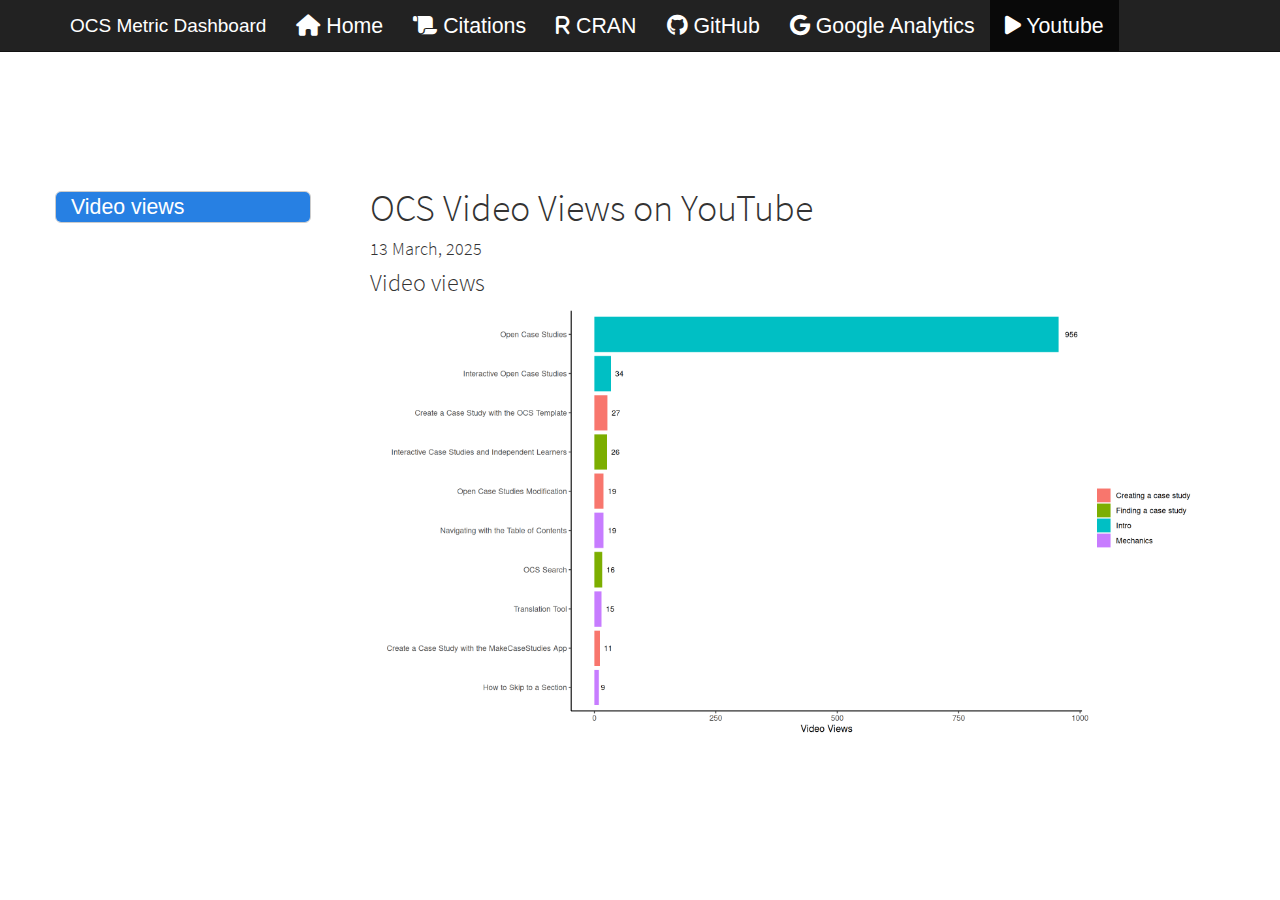
<file: docs/youtube.html>
<!DOCTYPE html>

<html>

<head>

<meta charset="utf-8" />
<meta name="generator" content="pandoc" />
<meta http-equiv="X-UA-Compatible" content="IE=EDGE" />




<title>OCS Video Views on YouTube</title>

<script src="site_libs/header-attrs-2.29/header-attrs.js"></script>
<script src="site_libs/jquery-3.6.0/jquery-3.6.0.min.js"></script>
<meta name="viewport" content="width=device-width, initial-scale=1" />
<link href="site_libs/bootstrap-3.3.5/css/cosmo.min.css" rel="stylesheet" />
<script src="site_libs/bootstrap-3.3.5/js/bootstrap.min.js"></script>
<script src="site_libs/bootstrap-3.3.5/shim/html5shiv.min.js"></script>
<script src="site_libs/bootstrap-3.3.5/shim/respond.min.js"></script>
<style>h1 {font-size: 34px;}
       h1.title {font-size: 38px;}
       h2 {font-size: 30px;}
       h3 {font-size: 24px;}
       h4 {font-size: 18px;}
       h5 {font-size: 16px;}
       h6 {font-size: 12px;}
       code {color: inherit; background-color: rgba(0, 0, 0, 0.04);}
       pre:not([class]) { background-color: white }</style>
<script src="site_libs/jqueryui-1.13.2/jquery-ui.min.js"></script>
<link href="site_libs/tocify-1.9.1/jquery.tocify.css" rel="stylesheet" />
<script src="site_libs/tocify-1.9.1/jquery.tocify.js"></script>
<script src="site_libs/navigation-1.1/tabsets.js"></script>
<link href="site_libs/highlightjs-9.12.0/textmate.css" rel="stylesheet" />
<script src="site_libs/highlightjs-9.12.0/highlight.js"></script>
<link href="site_libs/font-awesome-6.5.2/css/all.min.css" rel="stylesheet" />
<link href="site_libs/font-awesome-6.5.2/css/v4-shims.min.css" rel="stylesheet" />
<link rel="shortcut icon" href="resources/images/favicon.ico" />
 <!--- go to https://favicon.io/favicon-converter/ to upload an image to make a new favicon.io. You will need to replace the current favicon.io image with the one in the downloaded directory from the website. The current image is in the resources/images/ directory --->

<style type="text/css">
  code{white-space: pre-wrap;}
  span.smallcaps{font-variant: small-caps;}
  span.underline{text-decoration: underline;}
  div.column{display: inline-block; vertical-align: top; width: 50%;}
  div.hanging-indent{margin-left: 1.5em; text-indent: -1.5em;}
  ul.task-list{list-style: none;}
    </style>

<style type="text/css">code{white-space: pre;}</style>
<script type="text/javascript">
if (window.hljs) {
  hljs.configure({languages: []});
  hljs.initHighlightingOnLoad();
  if (document.readyState && document.readyState === "complete") {
    window.setTimeout(function() { hljs.initHighlighting(); }, 0);
  }
}
</script>






<link rel="stylesheet" href="resources/styles.css" type="text/css" />



<style type = "text/css">
.main-container {
  max-width: 940px;
  margin-left: auto;
  margin-right: auto;
}
img {
  max-width:100%;
}
.tabbed-pane {
  padding-top: 12px;
}
.html-widget {
  margin-bottom: 20px;
}
button.code-folding-btn:focus {
  outline: none;
}
summary {
  display: list-item;
}
details > summary > p:only-child {
  display: inline;
}
pre code {
  padding: 0;
}
</style>


<style type="text/css">
.dropdown-submenu {
  position: relative;
}
.dropdown-submenu>.dropdown-menu {
  top: 0;
  left: 100%;
  margin-top: -6px;
  margin-left: -1px;
  border-radius: 0 6px 6px 6px;
}
.dropdown-submenu:hover>.dropdown-menu {
  display: block;
}
.dropdown-submenu>a:after {
  display: block;
  content: " ";
  float: right;
  width: 0;
  height: 0;
  border-color: transparent;
  border-style: solid;
  border-width: 5px 0 5px 5px;
  border-left-color: #cccccc;
  margin-top: 5px;
  margin-right: -10px;
}
.dropdown-submenu:hover>a:after {
  border-left-color: #adb5bd;
}
.dropdown-submenu.pull-left {
  float: none;
}
.dropdown-submenu.pull-left>.dropdown-menu {
  left: -100%;
  margin-left: 10px;
  border-radius: 6px 0 6px 6px;
}
</style>

<script type="text/javascript">
// manage active state of menu based on current page
$(document).ready(function () {
  // active menu anchor
  href = window.location.pathname
  href = href.substr(href.lastIndexOf('/') + 1)
  if (href === "")
    href = "index.html";
  var menuAnchor = $('a[href="' + href + '"]');

  // mark the anchor link active (and if it's in a dropdown, also mark that active)
  var dropdown = menuAnchor.closest('li.dropdown');
  if (window.bootstrap) { // Bootstrap 4+
    menuAnchor.addClass('active');
    dropdown.find('> .dropdown-toggle').addClass('active');
  } else { // Bootstrap 3
    menuAnchor.parent().addClass('active');
    dropdown.addClass('active');
  }

  // Navbar adjustments
  var navHeight = $(".navbar").first().height() + 15;
  var style = document.createElement('style');
  var pt = "padding-top: " + navHeight + "px; ";
  var mt = "margin-top: -" + navHeight + "px; ";
  var css = "";
  // offset scroll position for anchor links (for fixed navbar)
  for (var i = 1; i <= 6; i++) {
    css += ".section h" + i + "{ " + pt + mt + "}\n";
  }
  style.innerHTML = "body {" + pt + "padding-bottom: 40px; }\n" + css;
  document.head.appendChild(style);
});
</script>

<!-- tabsets -->

<style type="text/css">
.tabset-dropdown > .nav-tabs {
  display: inline-table;
  max-height: 500px;
  min-height: 44px;
  overflow-y: auto;
  border: 1px solid #ddd;
  border-radius: 4px;
}

.tabset-dropdown > .nav-tabs > li.active:before, .tabset-dropdown > .nav-tabs.nav-tabs-open:before {
  content: "\e259";
  font-family: 'Glyphicons Halflings';
  display: inline-block;
  padding: 10px;
  border-right: 1px solid #ddd;
}

.tabset-dropdown > .nav-tabs.nav-tabs-open > li.active:before {
  content: "\e258";
  font-family: 'Glyphicons Halflings';
  border: none;
}

.tabset-dropdown > .nav-tabs > li.active {
  display: block;
}

.tabset-dropdown > .nav-tabs > li > a,
.tabset-dropdown > .nav-tabs > li > a:focus,
.tabset-dropdown > .nav-tabs > li > a:hover {
  border: none;
  display: inline-block;
  border-radius: 4px;
  background-color: transparent;
}

.tabset-dropdown > .nav-tabs.nav-tabs-open > li {
  display: block;
  float: none;
}

.tabset-dropdown > .nav-tabs > li {
  display: none;
}
</style>

<!-- code folding -->



<style type="text/css">

#TOC {
  margin: 25px 0px 20px 0px;
}
@media (max-width: 768px) {
#TOC {
  position: relative;
  width: 100%;
}
}

@media print {
.toc-content {
  /* see https://github.com/w3c/csswg-drafts/issues/4434 */
  float: right;
}
}

.toc-content {
  padding-left: 30px;
  padding-right: 40px;
}

div.main-container {
  max-width: 1200px;
}

div.tocify {
  width: 20%;
  max-width: 260px;
  max-height: 85%;
}

@media (min-width: 768px) and (max-width: 991px) {
  div.tocify {
    width: 25%;
  }
}

@media (max-width: 767px) {
  div.tocify {
    width: 100%;
    max-width: none;
  }
}

.tocify ul, .tocify li {
  line-height: 20px;
}

.tocify-subheader .tocify-item {
  font-size: 0.90em;
}

.tocify .list-group-item {
  border-radius: 0px;
}


</style>



</head>

<body>


<div class="container-fluid main-container">


<!-- setup 3col/9col grid for toc_float and main content  -->
<div class="row">
<div class="col-xs-12 col-sm-4 col-md-3">
<div id="TOC" class="tocify">
</div>
</div>

<div class="toc-content col-xs-12 col-sm-8 col-md-9">




<div class="navbar navbar-default  navbar-fixed-top" role="navigation">
  <div class="container">
    <div class="navbar-header">
      <button type="button" class="navbar-toggle collapsed" data-toggle="collapse" data-bs-toggle="collapse" data-target="#navbar" data-bs-target="#navbar">
        <span class="icon-bar"></span>
        <span class="icon-bar"></span>
        <span class="icon-bar"></span>
      </button>
      <a class="navbar-brand" href="index.html">OCS Metric Dashboard</a>
    </div>
    <div id="navbar" class="navbar-collapse collapse">
      <ul class="nav navbar-nav">
        <li>
  <a href="index.html">
    <span class="fa fa-home"></span>
     
    Home
  </a>
</li>
<li>
  <a href="citations.html">
    <span class="fa fa-scroll"></span>
     
    Citations
  </a>
</li>
<li>
  <a href="cran.html">
    <span class="fa fa-r"></span>
     
    CRAN
  </a>
</li>
<li>
  <a href="github.html">
    <span class="fa fa-github"></span>
     
    GitHub
  </a>
</li>
<li>
  <a href="googleanalytics.html">
    <span class="fa fa-google"></span>
     
    Google Analytics
  </a>
</li>
<li>
  <a href="youtube.html">
    <span class="fa fa-play"></span>
     
    Youtube
  </a>
</li>
      </ul>
      <ul class="nav navbar-nav navbar-right">
        
      </ul>
    </div><!--/.nav-collapse -->
  </div><!--/.container -->
</div><!--/.navbar -->

<div id="header">



<h1 class="title toc-ignore">OCS Video Views on YouTube</h1>
<h4 class="date">13 March, 2025</h4>

</div>


<div id="video-views" class="section level3">
<h3>Video views</h3>
<p><img src="youtube_files/figure-html/unnamed-chunk-2-1.png" width="1271.04" /></p>
</div>



</div>
</div>

</div>

<script>

// add bootstrap table styles to pandoc tables
function bootstrapStylePandocTables() {
  $('tr.odd').parent('tbody').parent('table').addClass('table table-condensed');
}
$(document).ready(function () {
  bootstrapStylePandocTables();
});


</script>

<!-- tabsets -->

<script>
$(document).ready(function () {
  window.buildTabsets("TOC");
});

$(document).ready(function () {
  $('.tabset-dropdown > .nav-tabs > li').click(function () {
    $(this).parent().toggleClass('nav-tabs-open');
  });
});
</script>

<!-- code folding -->

<script>
$(document).ready(function ()  {

    // temporarily add toc-ignore selector to headers for the consistency with Pandoc
    $('.unlisted.unnumbered').addClass('toc-ignore')

    // move toc-ignore selectors from section div to header
    $('div.section.toc-ignore')
        .removeClass('toc-ignore')
        .children('h1,h2,h3,h4,h5').addClass('toc-ignore');

    // establish options
    var options = {
      selectors: "h1,h2,h3",
      theme: "bootstrap3",
      context: '.toc-content',
      hashGenerator: function (text) {
        return text.replace(/[.\\/?&!#<>]/g, '').replace(/\s/g, '_');
      },
      ignoreSelector: ".toc-ignore",
      scrollTo: 0
    };
    options.showAndHide = true;
    options.smoothScroll = true;

    // tocify
    var toc = $("#TOC").tocify(options).data("toc-tocify");
});
</script>

<!-- dynamically load mathjax for compatibility with self-contained -->
<script>
  (function () {
    var script = document.createElement("script");
    script.type = "text/javascript";
    script.src  = "https://mathjax.rstudio.com/latest/MathJax.js?config=TeX-AMS-MML_HTMLorMML";
    document.getElementsByTagName("head")[0].appendChild(script);
  })();
</script>

</body>
</html>
</file>
<file: docs/site_libs/highlightjs-9.12.0/textmate.css>
.hljs-literal {
  color: rgb(88, 72, 246);
}

.hljs-number {
  color: rgb(0, 0, 205);
}

.hljs-comment {
  color: rgb(76, 136, 107);
}

.hljs-keyword {
  color: rgb(0, 0, 255);
}

.hljs-string {
  color: rgb(3, 106, 7);
}
</file>
<file: docs/resources/styles.css>
/* To add some space below the navigation bar */

body {
 margin-top: 100px;
 font-family: Helvetica;
 font-size: 16pt;
}


.square{ 
  left: 15px;
  padding: 40px 20px;
  background: #24898c;
  font-family: Helvetica;
  color: white;
  font-size: 20pt;

}




/* add some color - if you want color behind a major point on your website */

.banner_color {
  background-color: lightblue;
  font-weight:bold;

}

/* Style buttons - if you want some text centered and bolded */

.center {
  font-weight:bold;
  text-align: center;
}

/* Style buttons - if you want to have a button */
.btn {
  background-color: DodgerBlue;
  border: none;
  color: white;
  padding: 8px 20px;
  cursor: pointer;
  font-size: 14px;
}

/* Darker background on mouse-over */
.btn:hover {
  background-color: RoyalBlue;
}
</file>
<file: docs/site_libs/bootstrap-3.3.5/css/cosmo.min.css>
@font-face {
  font-family: 'Source Sans Pro';
  font-style: normal;
  font-weight: 300;
  src: url(fonts/SourceSansProLight.ttf) format('truetype');
}
@font-face {
  font-family: 'Source Sans Pro';
  font-style: normal;
  font-weight: 400;
  src: url(fonts/SourceSansPro.ttf) format('truetype');
}
@font-face {
  font-family: 'Source Sans Pro';
  font-style: normal;
  font-weight: 700;
  src: url(fonts/SourceSansProBold.ttf) format('truetype');
}

/*!
 * bootswatch v3.3.6
 * Homepage: http://bootswatch.com
 * Copyright 2012-2015 Thomas Park
 * Licensed under MIT
 * Based on Bootstrap
*//*!
 * Bootstrap v3.3.6 (http://getbootstrap.com)
 * Copyright 2011-2015 Twitter, Inc.
 * Licensed under MIT (https://github.com/twbs/bootstrap/blob/master/LICENSE)
 *//*! normalize.css v3.0.3 | MIT License | github.com/necolas/normalize.css */html{font-family:sans-serif;-ms-text-size-adjust:100%;-webkit-text-size-adjust:100%}body{margin:0}article,aside,details,figcaption,figure,footer,header,hgroup,main,menu,nav,section,summary{display:block}audio,canvas,progress,video{display:inline-block;vertical-align:baseline}audio:not([controls]){display:none;height:0}[hidden],template{display:none}a{background-color:transparent}a:active,a:hover{outline:0}abbr[title]{border-bottom:1px dotted}b,strong{font-weight:bold}dfn{font-style:italic}h1{font-size:2em;margin:0.67em 0}mark{background:#ff0;color:#000}small{font-size:80%}sub,sup{font-size:75%;line-height:0;position:relative;vertical-align:baseline}sup{top:-0.5em}sub{bottom:-0.25em}img{border:0}svg:not(:root){overflow:hidden}figure{margin:1em 40px}hr{-webkit-box-sizing:content-box;-moz-box-sizing:content-box;box-sizing:content-box;height:0}pre{overflow:auto}code,kbd,pre,samp{font-family:monospace, monospace;font-size:1em}button,input,optgroup,select,textarea{color:inherit;font:inherit;margin:0}button{overflow:visible}button,select{text-transform:none}button,html input[type="button"],input[type="reset"],input[type="submit"]{-webkit-appearance:button;cursor:pointer}button[disabled],html input[disabled]{cursor:default}button::-moz-focus-inner,input::-moz-focus-inner{border:0;padding:0}input{line-height:normal}input[type="checkbox"],input[type="radio"]{-webkit-box-sizing:border-box;-moz-box-sizing:border-box;box-sizing:border-box;padding:0}input[type="number"]::-webkit-inner-spin-button,input[type="number"]::-webkit-outer-spin-button{height:auto}input[type="search"]{-webkit-appearance:textfield;-webkit-box-sizing:content-box;-moz-box-sizing:content-box;box-sizing:content-box}input[type="search"]::-webkit-search-cancel-button,input[type="search"]::-webkit-search-decoration{-webkit-appearance:none}fieldset{border:1px solid #c0c0c0;margin:0 2px;padding:0.35em 0.625em 0.75em}legend{border:0;padding:0}textarea{overflow:auto}optgroup{font-weight:bold}table{border-collapse:collapse;border-spacing:0}td,th{padding:0}/*! Source: https://github.com/h5bp/html5-boilerplate/blob/master/src/css/main.css */@media print{*,*:before,*:after{background:transparent !important;color:#000 !important;-webkit-box-shadow:none !important;box-shadow:none !important;text-shadow:none !important}a,a:visited{text-decoration:underline}a[href]:after{content:" (" attr(href) ")"}abbr[title]:after{content:" (" attr(title) ")"}a[href^="#"]:after,a[href^="javascript:"]:after{content:""}pre,blockquote{border:1px solid #999;page-break-inside:avoid}thead{display:table-header-group}tr,img{page-break-inside:avoid}img{max-width:100% !important}p,h2,h3{orphans:3;widows:3}h2,h3{page-break-after:avoid}.navbar{display:none}.btn>.caret,.dropup>.btn>.caret{border-top-color:#000 !important}.label{border:1px solid #000}.table{border-collapse:collapse !important}.table td,.table th{background-color:#fff !important}.table-bordered th,.table-bordered td{border:1px solid #ddd !important}}@font-face{font-family:'Glyphicons Halflings';src:url('../fonts/glyphicons-halflings-regular.eot');src:url('../fonts/glyphicons-halflings-regular.eot?#iefix') format('embedded-opentype'),url('../fonts/glyphicons-halflings-regular.woff') format('woff'),url('../fonts/glyphicons-halflings-regular.ttf') format('truetype'),url('../fonts/glyphicons-halflings-regular.svg#glyphicons_halflingsregular') format('svg')}.glyphicon{position:relative;top:1px;display:inline-block;font-family:'Glyphicons Halflings';font-style:normal;font-weight:normal;line-height:1;-webkit-font-smoothing:antialiased;-moz-osx-font-smoothing:grayscale}.glyphicon-asterisk:before{content:"\002a"}.glyphicon-plus:before{content:"\002b"}.glyphicon-euro:before,.glyphicon-eur:before{content:"\20ac"}.glyphicon-minus:before{content:"\2212"}.glyphicon-cloud:before{content:"\2601"}.glyphicon-envelope:before{content:"\2709"}.glyphicon-pencil:before{content:"\270f"}.glyphicon-glass:before{content:"\e001"}.glyphicon-music:before{content:"\e002"}.glyphicon-search:before{content:"\e003"}.glyphicon-heart:before{content:"\e005"}.glyphicon-star:before{content:"\e006"}.glyphicon-star-empty:before{content:"\e007"}.glyphicon-user:before{content:"\e008"}.glyphicon-film:before{content:"\e009"}.glyphicon-th-large:before{content:"\e010"}.glyphicon-th:before{content:"\e011"}.glyphicon-th-list:before{content:"\e012"}.glyphicon-ok:before{content:"\e013"}.glyphicon-remove:before{content:"\e014"}.glyphicon-zoom-in:before{content:"\e015"}.glyphicon-zoom-out:before{content:"\e016"}.glyphicon-off:before{content:"\e017"}.glyphicon-signal:before{content:"\e018"}.glyphicon-cog:before{content:"\e019"}.glyphicon-trash:before{content:"\e020"}.glyphicon-home:before{content:"\e021"}.glyphicon-file:before{content:"\e022"}.glyphicon-time:before{content:"\e023"}.glyphicon-road:before{content:"\e024"}.glyphicon-download-alt:before{content:"\e025"}.glyphicon-download:before{content:"\e026"}.glyphicon-upload:before{content:"\e027"}.glyphicon-inbox:before{content:"\e028"}.glyphicon-play-circle:before{content:"\e029"}.glyphicon-repeat:before{content:"\e030"}.glyphicon-refresh:before{content:"\e031"}.glyphicon-list-alt:before{content:"\e032"}.glyphicon-lock:before{content:"\e033"}.glyphicon-flag:before{content:"\e034"}.glyphicon-headphones:before{content:"\e035"}.glyphicon-volume-off:before{content:"\e036"}.glyphicon-volume-down:before{content:"\e037"}.glyphicon-volume-up:before{content:"\e038"}.glyphicon-qrcode:before{content:"\e039"}.glyphicon-barcode:before{content:"\e040"}.glyphicon-tag:before{content:"\e041"}.glyphicon-tags:before{content:"\e042"}.glyphicon-book:before{content:"\e043"}.glyphicon-bookmark:before{content:"\e044"}.glyphicon-print:before{content:"\e045"}.glyphicon-camera:before{content:"\e046"}.glyphicon-font:before{content:"\e047"}.glyphicon-bold:before{content:"\e048"}.glyphicon-italic:before{content:"\e049"}.glyphicon-text-height:before{content:"\e050"}.glyphicon-text-width:before{content:"\e051"}.glyphicon-align-left:before{content:"\e052"}.glyphicon-align-center:before{content:"\e053"}.glyphicon-align-right:before{content:"\e054"}.glyphicon-align-justify:before{content:"\e055"}.glyphicon-list:before{content:"\e056"}.glyphicon-indent-left:before{content:"\e057"}.glyphicon-indent-right:before{content:"\e058"}.glyphicon-facetime-video:before{content:"\e059"}.glyphicon-picture:before{content:"\e060"}.glyphicon-map-marker:before{content:"\e062"}.glyphicon-adjust:before{content:"\e063"}.glyphicon-tint:before{content:"\e064"}.glyphicon-edit:before{content:"\e065"}.glyphicon-share:before{content:"\e066"}.glyphicon-check:before{content:"\e067"}.glyphicon-move:before{content:"\e068"}.glyphicon-step-backward:before{content:"\e069"}.glyphicon-fast-backward:before{content:"\e070"}.glyphicon-backward:before{content:"\e071"}.glyphicon-play:before{content:"\e072"}.glyphicon-pause:before{content:"\e073"}.glyphicon-stop:before{content:"\e074"}.glyphicon-forward:before{content:"\e075"}.glyphicon-fast-forward:before{content:"\e076"}.glyphicon-step-forward:before{content:"\e077"}.glyphicon-eject:before{content:"\e078"}.glyphicon-chevron-left:before{content:"\e079"}.glyphicon-chevron-right:before{content:"\e080"}.glyphicon-plus-sign:before{content:"\e081"}.glyphicon-minus-sign:before{content:"\e082"}.glyphicon-remove-sign:before{content:"\e083"}.glyphicon-ok-sign:before{content:"\e084"}.glyphicon-question-sign:before{content:"\e085"}.glyphicon-info-sign:before{content:"\e086"}.glyphicon-screenshot:before{content:"\e087"}.glyphicon-remove-circle:before{content:"\e088"}.glyphicon-ok-circle:before{content:"\e089"}.glyphicon-ban-circle:before{content:"\e090"}.glyphicon-arrow-left:before{content:"\e091"}.glyphicon-arrow-right:before{content:"\e092"}.glyphicon-arrow-up:before{content:"\e093"}.glyphicon-arrow-down:before{content:"\e094"}.glyphicon-share-alt:before{content:"\e095"}.glyphicon-resize-full:before{content:"\e096"}.glyphicon-resize-small:before{content:"\e097"}.glyphicon-exclamation-sign:before{content:"\e101"}.glyphicon-gift:before{content:"\e102"}.glyphicon-leaf:before{content:"\e103"}.glyphicon-fire:before{content:"\e104"}.glyphicon-eye-open:before{content:"\e105"}.glyphicon-eye-close:before{content:"\e106"}.glyphicon-warning-sign:before{content:"\e107"}.glyphicon-plane:before{content:"\e108"}.glyphicon-calendar:before{content:"\e109"}.glyphicon-random:before{content:"\e110"}.glyphicon-comment:before{content:"\e111"}.glyphicon-magnet:before{content:"\e112"}.glyphicon-chevron-up:before{content:"\e113"}.glyphicon-chevron-down:before{content:"\e114"}.glyphicon-retweet:before{content:"\e115"}.glyphicon-shopping-cart:before{content:"\e116"}.glyphicon-folder-close:before{content:"\e117"}.glyphicon-folder-open:before{content:"\e118"}.glyphicon-resize-vertical:before{content:"\e119"}.glyphicon-resize-horizontal:before{content:"\e120"}.glyphicon-hdd:before{content:"\e121"}.glyphicon-bullhorn:before{content:"\e122"}.glyphicon-bell:before{content:"\e123"}.glyphicon-certificate:before{content:"\e124"}.glyphicon-thumbs-up:before{content:"\e125"}.glyphicon-thumbs-down:before{content:"\e126"}.glyphicon-hand-right:before{content:"\e127"}.glyphicon-hand-left:before{content:"\e128"}.glyphicon-hand-up:before{content:"\e129"}.glyphicon-hand-down:before{content:"\e130"}.glyphicon-circle-arrow-right:before{content:"\e131"}.glyphicon-circle-arrow-left:before{content:"\e132"}.glyphicon-circle-arrow-up:before{content:"\e133"}.glyphicon-circle-arrow-down:before{content:"\e134"}.glyphicon-globe:before{content:"\e135"}.glyphicon-wrench:before{content:"\e136"}.glyphicon-tasks:before{content:"\e137"}.glyphicon-filter:before{content:"\e138"}.glyphicon-briefcase:before{content:"\e139"}.glyphicon-fullscreen:before{content:"\e140"}.glyphicon-dashboard:before{content:"\e141"}.glyphicon-paperclip:before{content:"\e142"}.glyphicon-heart-empty:before{content:"\e143"}.glyphicon-link:before{content:"\e144"}.glyphicon-phone:before{content:"\e145"}.glyphicon-pushpin:before{content:"\e146"}.glyphicon-usd:before{content:"\e148"}.glyphicon-gbp:before{content:"\e149"}.glyphicon-sort:before{content:"\e150"}.glyphicon-sort-by-alphabet:before{content:"\e151"}.glyphicon-sort-by-alphabet-alt:before{content:"\e152"}.glyphicon-sort-by-order:before{content:"\e153"}.glyphicon-sort-by-order-alt:before{content:"\e154"}.glyphicon-sort-by-attributes:before{content:"\e155"}.glyphicon-sort-by-attributes-alt:before{content:"\e156"}.glyphicon-unchecked:before{content:"\e157"}.glyphicon-expand:before{content:"\e158"}.glyphicon-collapse-down:before{content:"\e159"}.glyphicon-collapse-up:before{content:"\e160"}.glyphicon-log-in:before{content:"\e161"}.glyphicon-flash:before{content:"\e162"}.glyphicon-log-out:before{content:"\e163"}.glyphicon-new-window:before{content:"\e164"}.glyphicon-record:before{content:"\e165"}.glyphicon-save:before{content:"\e166"}.glyphicon-open:before{content:"\e167"}.glyphicon-saved:before{content:"\e168"}.glyphicon-import:before{content:"\e169"}.glyphicon-export:before{content:"\e170"}.glyphicon-send:before{content:"\e171"}.glyphicon-floppy-disk:before{content:"\e172"}.glyphicon-floppy-saved:before{content:"\e173"}.glyphicon-floppy-remove:before{content:"\e174"}.glyphicon-floppy-save:before{content:"\e175"}.glyphicon-floppy-open:before{content:"\e176"}.glyphicon-credit-card:before{content:"\e177"}.glyphicon-transfer:before{content:"\e178"}.glyphicon-cutlery:before{content:"\e179"}.glyphicon-header:before{content:"\e180"}.glyphicon-compressed:before{content:"\e181"}.glyphicon-earphone:before{content:"\e182"}.glyphicon-phone-alt:before{content:"\e183"}.glyphicon-tower:before{content:"\e184"}.glyphicon-stats:before{content:"\e185"}.glyphicon-sd-video:before{content:"\e186"}.glyphicon-hd-video:before{content:"\e187"}.glyphicon-subtitles:before{content:"\e188"}.glyphicon-sound-stereo:before{content:"\e189"}.glyphicon-sound-dolby:before{content:"\e190"}.glyphicon-sound-5-1:before{content:"\e191"}.glyphicon-sound-6-1:before{content:"\e192"}.glyphicon-sound-7-1:before{content:"\e193"}.glyphicon-copyright-mark:before{content:"\e194"}.glyphicon-registration-mark:before{content:"\e195"}.glyphicon-cloud-download:before{content:"\e197"}.glyphicon-cloud-upload:before{content:"\e198"}.glyphicon-tree-conifer:before{content:"\e199"}.glyphicon-tree-deciduous:before{content:"\e200"}.glyphicon-cd:before{content:"\e201"}.glyphicon-save-file:before{content:"\e202"}.glyphicon-open-file:before{content:"\e203"}.glyphicon-level-up:before{content:"\e204"}.glyphicon-copy:before{content:"\e205"}.glyphicon-paste:before{content:"\e206"}.glyphicon-alert:before{content:"\e209"}.glyphicon-equalizer:before{content:"\e210"}.glyphicon-king:before{content:"\e211"}.glyphicon-queen:before{content:"\e212"}.glyphicon-pawn:before{content:"\e213"}.glyphicon-bishop:before{content:"\e214"}.glyphicon-knight:before{content:"\e215"}.glyphicon-baby-formula:before{content:"\e216"}.glyphicon-tent:before{content:"\26fa"}.glyphicon-blackboard:before{content:"\e218"}.glyphicon-bed:before{content:"\e219"}.glyphicon-apple:before{content:"\f8ff"}.glyphicon-erase:before{content:"\e221"}.glyphicon-hourglass:before{content:"\231b"}.glyphicon-lamp:before{content:"\e223"}.glyphicon-duplicate:before{content:"\e224"}.glyphicon-piggy-bank:before{content:"\e225"}.glyphicon-scissors:before{content:"\e226"}.glyphicon-bitcoin:before{content:"\e227"}.glyphicon-btc:before{content:"\e227"}.glyphicon-xbt:before{content:"\e227"}.glyphicon-yen:before{content:"\00a5"}.glyphicon-jpy:before{content:"\00a5"}.glyphicon-ruble:before{content:"\20bd"}.glyphicon-rub:before{content:"\20bd"}.glyphicon-scale:before{content:"\e230"}.glyphicon-ice-lolly:before{content:"\e231"}.glyphicon-ice-lolly-tasted:before{content:"\e232"}.glyphicon-education:before{content:"\e233"}.glyphicon-option-horizontal:before{content:"\e234"}.glyphicon-option-vertical:before{content:"\e235"}.glyphicon-menu-hamburger:before{content:"\e236"}.glyphicon-modal-window:before{content:"\e237"}.glyphicon-oil:before{content:"\e238"}.glyphicon-grain:before{content:"\e239"}.glyphicon-sunglasses:before{content:"\e240"}.glyphicon-text-size:before{content:"\e241"}.glyphicon-text-color:before{content:"\e242"}.glyphicon-text-background:before{content:"\e243"}.glyphicon-object-align-top:before{content:"\e244"}.glyphicon-object-align-bottom:before{content:"\e245"}.glyphicon-object-align-horizontal:before{content:"\e246"}.glyphicon-object-align-left:before{content:"\e247"}.glyphicon-object-align-vertical:before{content:"\e248"}.glyphicon-object-align-right:before{content:"\e249"}.glyphicon-triangle-right:before{content:"\e250"}.glyphicon-triangle-left:before{content:"\e251"}.glyphicon-triangle-bottom:before{content:"\e252"}.glyphicon-triangle-top:before{content:"\e253"}.glyphicon-console:before{content:"\e254"}.glyphicon-superscript:before{content:"\e255"}.glyphicon-subscript:before{content:"\e256"}.glyphicon-menu-left:before{content:"\e257"}.glyphicon-menu-right:before{content:"\e258"}.glyphicon-menu-down:before{content:"\e259"}.glyphicon-menu-up:before{content:"\e260"}*{-webkit-box-sizing:border-box;-moz-box-sizing:border-box;box-sizing:border-box}*:before,*:after{-webkit-box-sizing:border-box;-moz-box-sizing:border-box;box-sizing:border-box}html{font-size:10px;-webkit-tap-highlight-color:rgba(0,0,0,0)}body{font-family:"Source Sans Pro",Calibri,Candara,Arial,sans-serif;font-size:15px;line-height:1.42857143;color:#333333;background-color:#ffffff}input,button,select,textarea{font-family:inherit;font-size:inherit;line-height:inherit}a{color:#2780e3;text-decoration:none}a:hover,a:focus{color:#165ba8;text-decoration:underline}a:focus{outline:thin dotted;outline:5px auto -webkit-focus-ring-color;outline-offset:-2px}figure{margin:0}img{vertical-align:middle}.img-responsive,.thumbnail>img,.thumbnail a>img,.carousel-inner>.item>img,.carousel-inner>.item>a>img{display:block;max-width:100%;height:auto}.img-rounded{border-radius:0}.img-thumbnail{padding:4px;line-height:1.42857143;background-color:#ffffff;border:1px solid #dddddd;border-radius:0;-webkit-transition:all .2s ease-in-out;-o-transition:all .2s ease-in-out;transition:all .2s ease-in-out;display:inline-block;max-width:100%;height:auto}.img-circle{border-radius:50%}hr{margin-top:21px;margin-bottom:21px;border:0;border-top:1px solid #e6e6e6}.sr-only{position:absolute;width:1px;height:1px;margin:-1px;padding:0;overflow:hidden;clip:rect(0, 0, 0, 0);border:0}.sr-only-focusable:active,.sr-only-focusable:focus{position:static;width:auto;height:auto;margin:0;overflow:visible;clip:auto}[role="button"]{cursor:pointer}h1,h2,h3,h4,h5,h6,.h1,.h2,.h3,.h4,.h5,.h6{font-family:"Source Sans Pro",Calibri,Candara,Arial,sans-serif;font-weight:300;line-height:1.1;color:inherit}h1 small,h2 small,h3 small,h4 small,h5 small,h6 small,.h1 small,.h2 small,.h3 small,.h4 small,.h5 small,.h6 small,h1 .small,h2 .small,h3 .small,h4 .small,h5 .small,h6 .small,.h1 .small,.h2 .small,.h3 .small,.h4 .small,.h5 .small,.h6 .small{font-weight:normal;line-height:1;color:#999999}h1,.h1,h2,.h2,h3,.h3{margin-top:21px;margin-bottom:10.5px}h1 small,.h1 small,h2 small,.h2 small,h3 small,.h3 small,h1 .small,.h1 .small,h2 .small,.h2 .small,h3 .small,.h3 .small{font-size:65%}h4,.h4,h5,.h5,h6,.h6{margin-top:10.5px;margin-bottom:10.5px}h4 small,.h4 small,h5 small,.h5 small,h6 small,.h6 small,h4 .small,.h4 .small,h5 .small,.h5 .small,h6 .small,.h6 .small{font-size:75%}h1,.h1{font-size:39px}h2,.h2{font-size:32px}h3,.h3{font-size:26px}h4,.h4{font-size:19px}h5,.h5{font-size:15px}h6,.h6{font-size:13px}p{margin:0 0 10.5px}.lead{margin-bottom:21px;font-size:17px;font-weight:300;line-height:1.4}@media (min-width:768px){.lead{font-size:22.5px}}small,.small{font-size:86%}mark,.mark{background-color:#ff7518;padding:.2em}.text-left{text-align:left}.text-right{text-align:right}.text-center{text-align:center}.text-justify{text-align:justify}.text-nowrap{white-space:nowrap}.text-lowercase{text-transform:lowercase}.text-uppercase{text-transform:uppercase}.text-capitalize{text-transform:capitalize}.text-muted{color:#999999}.text-primary{color:#2780e3}a.text-primary:hover,a.text-primary:focus{color:#1967be}.text-success{color:#ffffff}a.text-success:hover,a.text-success:focus{color:#e6e6e6}.text-info{color:#ffffff}a.text-info:hover,a.text-info:focus{color:#e6e6e6}.text-warning{color:#ffffff}a.text-warning:hover,a.text-warning:focus{color:#e6e6e6}.text-danger{color:#ffffff}a.text-danger:hover,a.text-danger:focus{color:#e6e6e6}.bg-primary{color:#fff;background-color:#2780e3}a.bg-primary:hover,a.bg-primary:focus{background-color:#1967be}.bg-success{background-color:#3fb618}a.bg-success:hover,a.bg-success:focus{background-color:#2f8912}.bg-info{background-color:#9954bb}a.bg-info:hover,a.bg-info:focus{background-color:#7e3f9d}.bg-warning{background-color:#ff7518}a.bg-warning:hover,a.bg-warning:focus{background-color:#e45c00}.bg-danger{background-color:#ff0039}a.bg-danger:hover,a.bg-danger:focus{background-color:#cc002e}.page-header{padding-bottom:9.5px;margin:42px 0 21px;border-bottom:1px solid #e6e6e6}ul,ol{margin-top:0;margin-bottom:10.5px}ul ul,ol ul,ul ol,ol ol{margin-bottom:0}.list-unstyled{padding-left:0;list-style:none}.list-inline{padding-left:0;list-style:none;margin-left:-5px}.list-inline>li{display:inline-block;padding-left:5px;padding-right:5px}dl{margin-top:0;margin-bottom:21px}dt,dd{line-height:1.42857143}dt{font-weight:bold}dd{margin-left:0}@media (min-width:768px){.dl-horizontal dt{float:left;width:160px;clear:left;text-align:right;overflow:hidden;text-overflow:ellipsis;white-space:nowrap}.dl-horizontal dd{margin-left:180px}}abbr[title],abbr[data-original-title]{cursor:help;border-bottom:1px dotted #999999}.initialism{font-size:90%;text-transform:uppercase}blockquote{padding:10.5px 21px;margin:0 0 21px;font-size:18.75px;border-left:5px solid #e6e6e6}blockquote p:last-child,blockquote ul:last-child,blockquote ol:last-child{margin-bottom:0}blockquote footer,blockquote small,blockquote .small{display:block;font-size:80%;line-height:1.42857143;color:#999999}blockquote footer:before,blockquote small:before,blockquote .small:before{content:'\2014 \00A0'}.blockquote-reverse,blockquote.pull-right{padding-right:15px;padding-left:0;border-right:5px solid #e6e6e6;border-left:0;text-align:right}.blockquote-reverse footer:before,blockquote.pull-right footer:before,.blockquote-reverse small:before,blockquote.pull-right small:before,.blockquote-reverse .small:before,blockquote.pull-right .small:before{content:''}.blockquote-reverse footer:after,blockquote.pull-right footer:after,.blockquote-reverse small:after,blockquote.pull-right small:after,.blockquote-reverse .small:after,blockquote.pull-right .small:after{content:'\00A0 \2014'}address{margin-bottom:21px;font-style:normal;line-height:1.42857143}code,kbd,pre,samp{font-family:monospace}code{padding:2px 4px;font-size:90%;color:#c7254e;background-color:#f9f2f4;border-radius:0}kbd{padding:2px 4px;font-size:90%;color:#ffffff;background-color:#333333;border-radius:0;-webkit-box-shadow:inset 0 -1px 0 rgba(0,0,0,0.25);box-shadow:inset 0 -1px 0 rgba(0,0,0,0.25)}kbd kbd{padding:0;font-size:100%;font-weight:bold;-webkit-box-shadow:none;box-shadow:none}pre{display:block;padding:10px;margin:0 0 10.5px;font-size:14px;line-height:1.42857143;word-break:break-all;word-wrap:break-word;color:#333333;background-color:#f5f5f5;border:1px solid #cccccc;border-radius:0}pre code{padding:0;font-size:inherit;color:inherit;white-space:pre-wrap;background-color:transparent;border-radius:0}.pre-scrollable{max-height:340px;overflow-y:scroll}.container{margin-right:auto;margin-left:auto;padding-left:15px;padding-right:15px}@media (min-width:768px){.container{width:750px}}@media (min-width:992px){.container{width:970px}}@media (min-width:1200px){.container{width:1170px}}.container-fluid{margin-right:auto;margin-left:auto;padding-left:15px;padding-right:15px}.row{margin-left:-15px;margin-right:-15px}.col-xs-1,.col-sm-1,.col-md-1,.col-lg-1,.col-xs-2,.col-sm-2,.col-md-2,.col-lg-2,.col-xs-3,.col-sm-3,.col-md-3,.col-lg-3,.col-xs-4,.col-sm-4,.col-md-4,.col-lg-4,.col-xs-5,.col-sm-5,.col-md-5,.col-lg-5,.col-xs-6,.col-sm-6,.col-md-6,.col-lg-6,.col-xs-7,.col-sm-7,.col-md-7,.col-lg-7,.col-xs-8,.col-sm-8,.col-md-8,.col-lg-8,.col-xs-9,.col-sm-9,.col-md-9,.col-lg-9,.col-xs-10,.col-sm-10,.col-md-10,.col-lg-10,.col-xs-11,.col-sm-11,.col-md-11,.col-lg-11,.col-xs-12,.col-sm-12,.col-md-12,.col-lg-12{position:relative;min-height:1px;padding-left:15px;padding-right:15px}.col-xs-1,.col-xs-2,.col-xs-3,.col-xs-4,.col-xs-5,.col-xs-6,.col-xs-7,.col-xs-8,.col-xs-9,.col-xs-10,.col-xs-11,.col-xs-12{float:left}.col-xs-12{width:100%}.col-xs-11{width:91.66666667%}.col-xs-10{width:83.33333333%}.col-xs-9{width:75%}.col-xs-8{width:66.66666667%}.col-xs-7{width:58.33333333%}.col-xs-6{width:50%}.col-xs-5{width:41.66666667%}.col-xs-4{width:33.33333333%}.col-xs-3{width:25%}.col-xs-2{width:16.66666667%}.col-xs-1{width:8.33333333%}.col-xs-pull-12{right:100%}.col-xs-pull-11{right:91.66666667%}.col-xs-pull-10{right:83.33333333%}.col-xs-pull-9{right:75%}.col-xs-pull-8{right:66.66666667%}.col-xs-pull-7{right:58.33333333%}.col-xs-pull-6{right:50%}.col-xs-pull-5{right:41.66666667%}.col-xs-pull-4{right:33.33333333%}.col-xs-pull-3{right:25%}.col-xs-pull-2{right:16.66666667%}.col-xs-pull-1{right:8.33333333%}.col-xs-pull-0{right:auto}.col-xs-push-12{left:100%}.col-xs-push-11{left:91.66666667%}.col-xs-push-10{left:83.33333333%}.col-xs-push-9{left:75%}.col-xs-push-8{left:66.66666667%}.col-xs-push-7{left:58.33333333%}.col-xs-push-6{left:50%}.col-xs-push-5{left:41.66666667%}.col-xs-push-4{left:33.33333333%}.col-xs-push-3{left:25%}.col-xs-push-2{left:16.66666667%}.col-xs-push-1{left:8.33333333%}.col-xs-push-0{left:auto}.col-xs-offset-12{margin-left:100%}.col-xs-offset-11{margin-left:91.66666667%}.col-xs-offset-10{margin-left:83.33333333%}.col-xs-offset-9{margin-left:75%}.col-xs-offset-8{margin-left:66.66666667%}.col-xs-offset-7{margin-left:58.33333333%}.col-xs-offset-6{margin-left:50%}.col-xs-offset-5{margin-left:41.66666667%}.col-xs-offset-4{margin-left:33.33333333%}.col-xs-offset-3{margin-left:25%}.col-xs-offset-2{margin-left:16.66666667%}.col-xs-offset-1{margin-left:8.33333333%}.col-xs-offset-0{margin-left:0%}@media (min-width:768px){.col-sm-1,.col-sm-2,.col-sm-3,.col-sm-4,.col-sm-5,.col-sm-6,.col-sm-7,.col-sm-8,.col-sm-9,.col-sm-10,.col-sm-11,.col-sm-12{float:left}.col-sm-12{width:100%}.col-sm-11{width:91.66666667%}.col-sm-10{width:83.33333333%}.col-sm-9{width:75%}.col-sm-8{width:66.66666667%}.col-sm-7{width:58.33333333%}.col-sm-6{width:50%}.col-sm-5{width:41.66666667%}.col-sm-4{width:33.33333333%}.col-sm-3{width:25%}.col-sm-2{width:16.66666667%}.col-sm-1{width:8.33333333%}.col-sm-pull-12{right:100%}.col-sm-pull-11{right:91.66666667%}.col-sm-pull-10{right:83.33333333%}.col-sm-pull-9{right:75%}.col-sm-pull-8{right:66.66666667%}.col-sm-pull-7{right:58.33333333%}.col-sm-pull-6{right:50%}.col-sm-pull-5{right:41.66666667%}.col-sm-pull-4{right:33.33333333%}.col-sm-pull-3{right:25%}.col-sm-pull-2{right:16.66666667%}.col-sm-pull-1{right:8.33333333%}.col-sm-pull-0{right:auto}.col-sm-push-12{left:100%}.col-sm-push-11{left:91.66666667%}.col-sm-push-10{left:83.33333333%}.col-sm-push-9{left:75%}.col-sm-push-8{left:66.66666667%}.col-sm-push-7{left:58.33333333%}.col-sm-push-6{left:50%}.col-sm-push-5{left:41.66666667%}.col-sm-push-4{left:33.33333333%}.col-sm-push-3{left:25%}.col-sm-push-2{left:16.66666667%}.col-sm-push-1{left:8.33333333%}.col-sm-push-0{left:auto}.col-sm-offset-12{margin-left:100%}.col-sm-offset-11{margin-left:91.66666667%}.col-sm-offset-10{margin-left:83.33333333%}.col-sm-offset-9{margin-left:75%}.col-sm-offset-8{margin-left:66.66666667%}.col-sm-offset-7{margin-left:58.33333333%}.col-sm-offset-6{margin-left:50%}.col-sm-offset-5{margin-left:41.66666667%}.col-sm-offset-4{margin-left:33.33333333%}.col-sm-offset-3{margin-left:25%}.col-sm-offset-2{margin-left:16.66666667%}.col-sm-offset-1{margin-left:8.33333333%}.col-sm-offset-0{margin-left:0%}}@media (min-width:992px){.col-md-1,.col-md-2,.col-md-3,.col-md-4,.col-md-5,.col-md-6,.col-md-7,.col-md-8,.col-md-9,.col-md-10,.col-md-11,.col-md-12{float:left}.col-md-12{width:100%}.col-md-11{width:91.66666667%}.col-md-10{width:83.33333333%}.col-md-9{width:75%}.col-md-8{width:66.66666667%}.col-md-7{width:58.33333333%}.col-md-6{width:50%}.col-md-5{width:41.66666667%}.col-md-4{width:33.33333333%}.col-md-3{width:25%}.col-md-2{width:16.66666667%}.col-md-1{width:8.33333333%}.col-md-pull-12{right:100%}.col-md-pull-11{right:91.66666667%}.col-md-pull-10{right:83.33333333%}.col-md-pull-9{right:75%}.col-md-pull-8{right:66.66666667%}.col-md-pull-7{right:58.33333333%}.col-md-pull-6{right:50%}.col-md-pull-5{right:41.66666667%}.col-md-pull-4{right:33.33333333%}.col-md-pull-3{right:25%}.col-md-pull-2{right:16.66666667%}.col-md-pull-1{right:8.33333333%}.col-md-pull-0{right:auto}.col-md-push-12{left:100%}.col-md-push-11{left:91.66666667%}.col-md-push-10{left:83.33333333%}.col-md-push-9{left:75%}.col-md-push-8{left:66.66666667%}.col-md-push-7{left:58.33333333%}.col-md-push-6{left:50%}.col-md-push-5{left:41.66666667%}.col-md-push-4{left:33.33333333%}.col-md-push-3{left:25%}.col-md-push-2{left:16.66666667%}.col-md-push-1{left:8.33333333%}.col-md-push-0{left:auto}.col-md-offset-12{margin-left:100%}.col-md-offset-11{margin-left:91.66666667%}.col-md-offset-10{margin-left:83.33333333%}.col-md-offset-9{margin-left:75%}.col-md-offset-8{margin-left:66.66666667%}.col-md-offset-7{margin-left:58.33333333%}.col-md-offset-6{margin-left:50%}.col-md-offset-5{margin-left:41.66666667%}.col-md-offset-4{margin-left:33.33333333%}.col-md-offset-3{margin-left:25%}.col-md-offset-2{margin-left:16.66666667%}.col-md-offset-1{margin-left:8.33333333%}.col-md-offset-0{margin-left:0%}}@media (min-width:1200px){.col-lg-1,.col-lg-2,.col-lg-3,.col-lg-4,.col-lg-5,.col-lg-6,.col-lg-7,.col-lg-8,.col-lg-9,.col-lg-10,.col-lg-11,.col-lg-12{float:left}.col-lg-12{width:100%}.col-lg-11{width:91.66666667%}.col-lg-10{width:83.33333333%}.col-lg-9{width:75%}.col-lg-8{width:66.66666667%}.col-lg-7{width:58.33333333%}.col-lg-6{width:50%}.col-lg-5{width:41.66666667%}.col-lg-4{width:33.33333333%}.col-lg-3{width:25%}.col-lg-2{width:16.66666667%}.col-lg-1{width:8.33333333%}.col-lg-pull-12{right:100%}.col-lg-pull-11{right:91.66666667%}.col-lg-pull-10{right:83.33333333%}.col-lg-pull-9{right:75%}.col-lg-pull-8{right:66.66666667%}.col-lg-pull-7{right:58.33333333%}.col-lg-pull-6{right:50%}.col-lg-pull-5{right:41.66666667%}.col-lg-pull-4{right:33.33333333%}.col-lg-pull-3{right:25%}.col-lg-pull-2{right:16.66666667%}.col-lg-pull-1{right:8.33333333%}.col-lg-pull-0{right:auto}.col-lg-push-12{left:100%}.col-lg-push-11{left:91.66666667%}.col-lg-push-10{left:83.33333333%}.col-lg-push-9{left:75%}.col-lg-push-8{left:66.66666667%}.col-lg-push-7{left:58.33333333%}.col-lg-push-6{left:50%}.col-lg-push-5{left:41.66666667%}.col-lg-push-4{left:33.33333333%}.col-lg-push-3{left:25%}.col-lg-push-2{left:16.66666667%}.col-lg-push-1{left:8.33333333%}.col-lg-push-0{left:auto}.col-lg-offset-12{margin-left:100%}.col-lg-offset-11{margin-left:91.66666667%}.col-lg-offset-10{margin-left:83.33333333%}.col-lg-offset-9{margin-left:75%}.col-lg-offset-8{margin-left:66.66666667%}.col-lg-offset-7{margin-left:58.33333333%}.col-lg-offset-6{margin-left:50%}.col-lg-offset-5{margin-left:41.66666667%}.col-lg-offset-4{margin-left:33.33333333%}.col-lg-offset-3{margin-left:25%}.col-lg-offset-2{margin-left:16.66666667%}.col-lg-offset-1{margin-left:8.33333333%}.col-lg-offset-0{margin-left:0%}}table{background-color:transparent}caption{padding-top:8px;padding-bottom:8px;color:#999999;text-align:left}th{}.table{width:100%;max-width:100%;margin-bottom:21px}.table>thead>tr>th,.table>tbody>tr>th,.table>tfoot>tr>th,.table>thead>tr>td,.table>tbody>tr>td,.table>tfoot>tr>td{padding:8px;line-height:1.42857143;vertical-align:top;border-top:1px solid #dddddd}.table>thead>tr>th{vertical-align:bottom;border-bottom:2px solid #dddddd}.table>caption+thead>tr:first-child>th,.table>colgroup+thead>tr:first-child>th,.table>thead:first-child>tr:first-child>th,.table>caption+thead>tr:first-child>td,.table>colgroup+thead>tr:first-child>td,.table>thead:first-child>tr:first-child>td{border-top:0}.table>tbody+tbody{border-top:2px solid #dddddd}.table .table{background-color:#ffffff}.table-condensed>thead>tr>th,.table-condensed>tbody>tr>th,.table-condensed>tfoot>tr>th,.table-condensed>thead>tr>td,.table-condensed>tbody>tr>td,.table-condensed>tfoot>tr>td{padding:5px}.table-bordered{border:1px solid #dddddd}.table-bordered>thead>tr>th,.table-bordered>tbody>tr>th,.table-bordered>tfoot>tr>th,.table-bordered>thead>tr>td,.table-bordered>tbody>tr>td,.table-bordered>tfoot>tr>td{border:1px solid #dddddd}.table-bordered>thead>tr>th,.table-bordered>thead>tr>td{border-bottom-width:2px}.table-striped>tbody>tr:nth-of-type(odd){background-color:#f9f9f9}.table-hover>tbody>tr:hover{background-color:#f5f5f5}table col[class*="col-"]{position:static;float:none;display:table-column}table td[class*="col-"],table th[class*="col-"]{position:static;float:none;display:table-cell}.table>thead>tr>td.active,.table>tbody>tr>td.active,.table>tfoot>tr>td.active,.table>thead>tr>th.active,.table>tbody>tr>th.active,.table>tfoot>tr>th.active,.table>thead>tr.active>td,.table>tbody>tr.active>td,.table>tfoot>tr.active>td,.table>thead>tr.active>th,.table>tbody>tr.active>th,.table>tfoot>tr.active>th{background-color:#f5f5f5}.table-hover>tbody>tr>td.active:hover,.table-hover>tbody>tr>th.active:hover,.table-hover>tbody>tr.active:hover>td,.table-hover>tbody>tr:hover>.active,.table-hover>tbody>tr.active:hover>th{background-color:#e8e8e8}.table>thead>tr>td.success,.table>tbody>tr>td.success,.table>tfoot>tr>td.success,.table>thead>tr>th.success,.table>tbody>tr>th.success,.table>tfoot>tr>th.success,.table>thead>tr.success>td,.table>tbody>tr.success>td,.table>tfoot>tr.success>td,.table>thead>tr.success>th,.table>tbody>tr.success>th,.table>tfoot>tr.success>th{background-color:#3fb618}.table-hover>tbody>tr>td.success:hover,.table-hover>tbody>tr>th.success:hover,.table-hover>tbody>tr.success:hover>td,.table-hover>tbody>tr:hover>.success,.table-hover>tbody>tr.success:hover>th{background-color:#379f15}.table>thead>tr>td.info,.table>tbody>tr>td.info,.table>tfoot>tr>td.info,.table>thead>tr>th.info,.table>tbody>tr>th.info,.table>tfoot>tr>th.info,.table>thead>tr.info>td,.table>tbody>tr.info>td,.table>tfoot>tr.info>td,.table>thead>tr.info>th,.table>tbody>tr.info>th,.table>tfoot>tr.info>th{background-color:#9954bb}.table-hover>tbody>tr>td.info:hover,.table-hover>tbody>tr>th.info:hover,.table-hover>tbody>tr.info:hover>td,.table-hover>tbody>tr:hover>.info,.table-hover>tbody>tr.info:hover>th{background-color:#8d46b0}.table>thead>tr>td.warning,.table>tbody>tr>td.warning,.table>tfoot>tr>td.warning,.table>thead>tr>th.warning,.table>tbody>tr>th.warning,.table>tfoot>tr>th.warning,.table>thead>tr.warning>td,.table>tbody>tr.warning>td,.table>tfoot>tr.warning>td,.table>thead>tr.warning>th,.table>tbody>tr.warning>th,.table>tfoot>tr.warning>th{background-color:#ff7518}.table-hover>tbody>tr>td.warning:hover,.table-hover>tbody>tr>th.warning:hover,.table-hover>tbody>tr.warning:hover>td,.table-hover>tbody>tr:hover>.warning,.table-hover>tbody>tr.warning:hover>th{background-color:#fe6600}.table>thead>tr>td.danger,.table>tbody>tr>td.danger,.table>tfoot>tr>td.danger,.table>thead>tr>th.danger,.table>tbody>tr>th.danger,.table>tfoot>tr>th.danger,.table>thead>tr.danger>td,.table>tbody>tr.danger>td,.table>tfoot>tr.danger>td,.table>thead>tr.danger>th,.table>tbody>tr.danger>th,.table>tfoot>tr.danger>th{background-color:#ff0039}.table-hover>tbody>tr>td.danger:hover,.table-hover>tbody>tr>th.danger:hover,.table-hover>tbody>tr.danger:hover>td,.table-hover>tbody>tr:hover>.danger,.table-hover>tbody>tr.danger:hover>th{background-color:#e60033}.table-responsive{overflow-x:auto;min-height:0.01%}@media screen and (max-width:767px){.table-responsive{width:100%;margin-bottom:15.75px;overflow-y:hidden;-ms-overflow-style:-ms-autohiding-scrollbar;border:1px solid #dddddd}.table-responsive>.table{margin-bottom:0}.table-responsive>.table>thead>tr>th,.table-responsive>.table>tbody>tr>th,.table-responsive>.table>tfoot>tr>th,.table-responsive>.table>thead>tr>td,.table-responsive>.table>tbody>tr>td,.table-responsive>.table>tfoot>tr>td{white-space:nowrap}.table-responsive>.table-bordered{border:0}.table-responsive>.table-bordered>thead>tr>th:first-child,.table-responsive>.table-bordered>tbody>tr>th:first-child,.table-responsive>.table-bordered>tfoot>tr>th:first-child,.table-responsive>.table-bordered>thead>tr>td:first-child,.table-responsive>.table-bordered>tbody>tr>td:first-child,.table-responsive>.table-bordered>tfoot>tr>td:first-child{border-left:0}.table-responsive>.table-bordered>thead>tr>th:last-child,.table-responsive>.table-bordered>tbody>tr>th:last-child,.table-responsive>.table-bordered>tfoot>tr>th:last-child,.table-responsive>.table-bordered>thead>tr>td:last-child,.table-responsive>.table-bordered>tbody>tr>td:last-child,.table-responsive>.table-bordered>tfoot>tr>td:last-child{border-right:0}.table-responsive>.table-bordered>tbody>tr:last-child>th,.table-responsive>.table-bordered>tfoot>tr:last-child>th,.table-responsive>.table-bordered>tbody>tr:last-child>td,.table-responsive>.table-bordered>tfoot>tr:last-child>td{border-bottom:0}}fieldset{padding:0;margin:0;border:0;min-width:0}legend{display:block;width:100%;padding:0;margin-bottom:21px;font-size:22.5px;line-height:inherit;color:#333333;border:0;border-bottom:1px solid #e5e5e5}label{display:inline-block;max-width:100%;margin-bottom:5px;font-weight:bold}input[type="search"]{-webkit-box-sizing:border-box;-moz-box-sizing:border-box;box-sizing:border-box}input[type="radio"],input[type="checkbox"]{margin:4px 0 0;margin-top:1px \9;line-height:normal}input[type="file"]{display:block}input[type="range"]{display:block;width:100%}select[multiple],select[size]{height:auto}input[type="file"]:focus,input[type="radio"]:focus,input[type="checkbox"]:focus{outline:thin dotted;outline:5px auto -webkit-focus-ring-color;outline-offset:-2px}output{display:block;padding-top:11px;font-size:15px;line-height:1.42857143;color:#333333}.form-control{display:block;width:100%;height:43px;padding:10px 18px;font-size:15px;line-height:1.42857143;color:#333333;background-color:#ffffff;background-image:none;border:1px solid #cccccc;border-radius:0;-webkit-box-shadow:inset 0 1px 1px rgba(0,0,0,0.075);box-shadow:inset 0 1px 1px rgba(0,0,0,0.075);-webkit-transition:border-color ease-in-out .15s,-webkit-box-shadow ease-in-out .15s;-o-transition:border-color ease-in-out .15s,box-shadow ease-in-out .15s;transition:border-color ease-in-out .15s,box-shadow ease-in-out .15s}.form-control:focus{border-color:#66afe9;outline:0;-webkit-box-shadow:inset 0 1px 1px rgba(0,0,0,0.075),0 0 8px rgba(102,175,233,0.6);box-shadow:inset 0 1px 1px rgba(0,0,0,0.075),0 0 8px rgba(102,175,233,0.6)}.form-control::-moz-placeholder{color:#999999;opacity:1}.form-control:-ms-input-placeholder{color:#999999}.form-control::-webkit-input-placeholder{color:#999999}.form-control::-ms-expand{border:0;background-color:transparent}.form-control[disabled],.form-control[readonly],fieldset[disabled] .form-control{background-color:#e6e6e6;opacity:1}.form-control[disabled],fieldset[disabled] .form-control{cursor:not-allowed}textarea.form-control{height:auto}input[type="search"]{-webkit-appearance:none}@media screen and (-webkit-min-device-pixel-ratio:0){input[type="date"].form-control,input[type="time"].form-control,input[type="datetime-local"].form-control,input[type="month"].form-control{line-height:43px}input[type="date"].input-sm,input[type="time"].input-sm,input[type="datetime-local"].input-sm,input[type="month"].input-sm,.input-group-sm input[type="date"],.input-group-sm input[type="time"],.input-group-sm input[type="datetime-local"],.input-group-sm input[type="month"]{line-height:31px}input[type="date"].input-lg,input[type="time"].input-lg,input[type="datetime-local"].input-lg,input[type="month"].input-lg,.input-group-lg input[type="date"],.input-group-lg input[type="time"],.input-group-lg input[type="datetime-local"],.input-group-lg input[type="month"]{line-height:64px}}.form-group{margin-bottom:15px}.radio,.checkbox{position:relative;display:block;margin-top:10px;margin-bottom:10px}.radio label,.checkbox label{min-height:21px;padding-left:20px;margin-bottom:0;font-weight:normal;cursor:pointer}.radio input[type="radio"],.radio-inline input[type="radio"],.checkbox input[type="checkbox"],.checkbox-inline input[type="checkbox"]{position:absolute;margin-left:-20px;margin-top:4px \9}.radio+.radio,.checkbox+.checkbox{margin-top:-5px}.radio-inline,.checkbox-inline{position:relative;display:inline-block;padding-left:20px;margin-bottom:0;vertical-align:middle;font-weight:normal;cursor:pointer}.radio-inline+.radio-inline,.checkbox-inline+.checkbox-inline{margin-top:0;margin-left:10px}input[type="radio"][disabled],input[type="checkbox"][disabled],input[type="radio"].disabled,input[type="checkbox"].disabled,fieldset[disabled] input[type="radio"],fieldset[disabled] input[type="checkbox"]{cursor:not-allowed}.radio-inline.disabled,.checkbox-inline.disabled,fieldset[disabled] .radio-inline,fieldset[disabled] .checkbox-inline{cursor:not-allowed}.radio.disabled label,.checkbox.disabled label,fieldset[disabled] .radio label,fieldset[disabled] .checkbox label{cursor:not-allowed}.form-control-static{padding-top:11px;padding-bottom:11px;margin-bottom:0;min-height:36px}.form-control-static.input-lg,.form-control-static.input-sm{padding-left:0;padding-right:0}.input-sm{height:31px;padding:5px 10px;font-size:13px;line-height:1.5;border-radius:0}select.input-sm{height:31px;line-height:31px}textarea.input-sm,select[multiple].input-sm{height:auto}.form-group-sm .form-control{height:31px;padding:5px 10px;font-size:13px;line-height:1.5;border-radius:0}.form-group-sm select.form-control{height:31px;line-height:31px}.form-group-sm textarea.form-control,.form-group-sm select[multiple].form-control{height:auto}.form-group-sm .form-control-static{height:31px;min-height:34px;padding:6px 10px;font-size:13px;line-height:1.5}.input-lg{height:64px;padding:18px 30px;font-size:19px;line-height:1.3333333;border-radius:0}select.input-lg{height:64px;line-height:64px}textarea.input-lg,select[multiple].input-lg{height:auto}.form-group-lg .form-control{height:64px;padding:18px 30px;font-size:19px;line-height:1.3333333;border-radius:0}.form-group-lg select.form-control{height:64px;line-height:64px}.form-group-lg textarea.form-control,.form-group-lg select[multiple].form-control{height:auto}.form-group-lg .form-control-static{height:64px;min-height:40px;padding:19px 30px;font-size:19px;line-height:1.3333333}.has-feedback{position:relative}.has-feedback .form-control{padding-right:53.75px}.form-control-feedback{position:absolute;top:0;right:0;z-index:2;display:block;width:43px;height:43px;line-height:43px;text-align:center;pointer-events:none}.input-lg+.form-control-feedback,.input-group-lg+.form-control-feedback,.form-group-lg .form-control+.form-control-feedback{width:64px;height:64px;line-height:64px}.input-sm+.form-control-feedback,.input-group-sm+.form-control-feedback,.form-group-sm .form-control+.form-control-feedback{width:31px;height:31px;line-height:31px}.has-success .help-block,.has-success .control-label,.has-success .radio,.has-success .checkbox,.has-success .radio-inline,.has-success .checkbox-inline,.has-success.radio label,.has-success.checkbox label,.has-success.radio-inline label,.has-success.checkbox-inline label{color:#ffffff}.has-success .form-control{border-color:#ffffff;-webkit-box-shadow:inset 0 1px 1px rgba(0,0,0,0.075);box-shadow:inset 0 1px 1px rgba(0,0,0,0.075)}.has-success .form-control:focus{border-color:#e6e6e6;-webkit-box-shadow:inset 0 1px 1px rgba(0,0,0,0.075),0 0 6px #fff;box-shadow:inset 0 1px 1px rgba(0,0,0,0.075),0 0 6px #fff}.has-success .input-group-addon{color:#ffffff;border-color:#ffffff;background-color:#3fb618}.has-success .form-control-feedback{color:#ffffff}.has-warning .help-block,.has-warning .control-label,.has-warning .radio,.has-warning .checkbox,.has-warning .radio-inline,.has-warning .checkbox-inline,.has-warning.radio label,.has-warning.checkbox label,.has-warning.radio-inline label,.has-warning.checkbox-inline label{color:#ffffff}.has-warning .form-control{border-color:#ffffff;-webkit-box-shadow:inset 0 1px 1px rgba(0,0,0,0.075);box-shadow:inset 0 1px 1px rgba(0,0,0,0.075)}.has-warning .form-control:focus{border-color:#e6e6e6;-webkit-box-shadow:inset 0 1px 1px rgba(0,0,0,0.075),0 0 6px #fff;box-shadow:inset 0 1px 1px rgba(0,0,0,0.075),0 0 6px #fff}.has-warning .input-group-addon{color:#ffffff;border-color:#ffffff;background-color:#ff7518}.has-warning .form-control-feedback{color:#ffffff}.has-error .help-block,.has-error .control-label,.has-error .radio,.has-error .checkbox,.has-error .radio-inline,.has-error .checkbox-inline,.has-error.radio label,.has-error.checkbox label,.has-error.radio-inline label,.has-error.checkbox-inline label{color:#ffffff}.has-error .form-control{border-color:#ffffff;-webkit-box-shadow:inset 0 1px 1px rgba(0,0,0,0.075);box-shadow:inset 0 1px 1px rgba(0,0,0,0.075)}.has-error .form-control:focus{border-color:#e6e6e6;-webkit-box-shadow:inset 0 1px 1px rgba(0,0,0,0.075),0 0 6px #fff;box-shadow:inset 0 1px 1px rgba(0,0,0,0.075),0 0 6px #fff}.has-error .input-group-addon{color:#ffffff;border-color:#ffffff;background-color:#ff0039}.has-error .form-control-feedback{color:#ffffff}.has-feedback label~.form-control-feedback{top:26px}.has-feedback label.sr-only~.form-control-feedback{top:0}.help-block{display:block;margin-top:5px;margin-bottom:10px;color:#737373}@media (min-width:768px){.form-inline .form-group{display:inline-block;margin-bottom:0;vertical-align:middle}.form-inline .form-control{display:inline-block;width:auto;vertical-align:middle}.form-inline .form-control-static{display:inline-block}.form-inline .input-group{display:inline-table;vertical-align:middle}.form-inline .input-group .input-group-addon,.form-inline .input-group .input-group-btn,.form-inline .input-group .form-control{width:auto}.form-inline .input-group>.form-control{width:100%}.form-inline .control-label{margin-bottom:0;vertical-align:middle}.form-inline .radio,.form-inline .checkbox{display:inline-block;margin-top:0;margin-bottom:0;vertical-align:middle}.form-inline .radio label,.form-inline .checkbox label{padding-left:0}.form-inline .radio input[type="radio"],.form-inline .checkbox input[type="checkbox"]{position:relative;margin-left:0}.form-inline .has-feedback .form-control-feedback{top:0}}.form-horizontal .radio,.form-horizontal .checkbox,.form-horizontal .radio-inline,.form-horizontal .checkbox-inline{margin-top:0;margin-bottom:0;padding-top:11px}.form-horizontal .radio,.form-horizontal .checkbox{min-height:32px}.form-horizontal .form-group{margin-left:-15px;margin-right:-15px}@media (min-width:768px){.form-horizontal .control-label{text-align:right;margin-bottom:0;padding-top:11px}}.form-horizontal .has-feedback .form-control-feedback{right:15px}@media (min-width:768px){.form-horizontal .form-group-lg .control-label{padding-top:19px;font-size:19px}}@media (min-width:768px){.form-horizontal .form-group-sm .control-label{padding-top:6px;font-size:13px}}.btn{display:inline-block;margin-bottom:0;font-weight:normal;text-align:center;vertical-align:middle;-ms-touch-action:manipulation;touch-action:manipulation;cursor:pointer;background-image:none;border:1px solid transparent;white-space:nowrap;padding:10px 18px;font-size:15px;line-height:1.42857143;border-radius:0;-webkit-user-select:none;-moz-user-select:none;-ms-user-select:none;user-select:none}.btn:focus,.btn:active:focus,.btn.active:focus,.btn.focus,.btn:active.focus,.btn.active.focus{outline:thin dotted;outline:5px auto -webkit-focus-ring-color;outline-offset:-2px}.btn:hover,.btn:focus,.btn.focus{color:#ffffff;text-decoration:none}.btn:active,.btn.active{outline:0;background-image:none;-webkit-box-shadow:inset 0 3px 5px rgba(0,0,0,0.125);box-shadow:inset 0 3px 5px rgba(0,0,0,0.125)}.btn.disabled,.btn[disabled],fieldset[disabled] .btn{cursor:not-allowed;opacity:0.65;filter:alpha(opacity=65);-webkit-box-shadow:none;box-shadow:none}a.btn.disabled,fieldset[disabled] a.btn{pointer-events:none}.btn-default{color:#ffffff;background-color:#222222;border-color:#222222}.btn-default:focus,.btn-default.focus{color:#ffffff;background-color:#090909;border-color:#000000}.btn-default:hover{color:#ffffff;background-color:#090909;border-color:#040404}.btn-default:active,.btn-default.active,.open>.dropdown-toggle.btn-default{color:#ffffff;background-color:#090909;border-color:#040404}.btn-default:active:hover,.btn-default.active:hover,.open>.dropdown-toggle.btn-default:hover,.btn-default:active:focus,.btn-default.active:focus,.open>.dropdown-toggle.btn-default:focus,.btn-default:active.focus,.btn-default.active.focus,.open>.dropdown-toggle.btn-default.focus{color:#ffffff;background-color:#000000;border-color:#000000}.btn-default:active,.btn-default.active,.open>.dropdown-toggle.btn-default{background-image:none}.btn-default.disabled:hover,.btn-default[disabled]:hover,fieldset[disabled] .btn-default:hover,.btn-default.disabled:focus,.btn-default[disabled]:focus,fieldset[disabled] .btn-default:focus,.btn-default.disabled.focus,.btn-default[disabled].focus,fieldset[disabled] .btn-default.focus{background-color:#222222;border-color:#222222}.btn-default .badge{color:#222222;background-color:#ffffff}.btn-primary{color:#ffffff;background-color:#2780e3;border-color:#2780e3}.btn-primary:focus,.btn-primary.focus{color:#ffffff;background-color:#1967be;border-color:#10427b}.btn-primary:hover{color:#ffffff;background-color:#1967be;border-color:#1862b5}.btn-primary:active,.btn-primary.active,.open>.dropdown-toggle.btn-primary{color:#ffffff;background-color:#1967be;border-color:#1862b5}.btn-primary:active:hover,.btn-primary.active:hover,.open>.dropdown-toggle.btn-primary:hover,.btn-primary:active:focus,.btn-primary.active:focus,.open>.dropdown-toggle.btn-primary:focus,.btn-primary:active.focus,.btn-primary.active.focus,.open>.dropdown-toggle.btn-primary.focus{color:#ffffff;background-color:#15569f;border-color:#10427b}.btn-primary:active,.btn-primary.active,.open>.dropdown-toggle.btn-primary{background-image:none}.btn-primary.disabled:hover,.btn-primary[disabled]:hover,fieldset[disabled] .btn-primary:hover,.btn-primary.disabled:focus,.btn-primary[disabled]:focus,fieldset[disabled] .btn-primary:focus,.btn-primary.disabled.focus,.btn-primary[disabled].focus,fieldset[disabled] .btn-primary.focus{background-color:#2780e3;border-color:#2780e3}.btn-primary .badge{color:#2780e3;background-color:#ffffff}.btn-success{color:#ffffff;background-color:#3fb618;border-color:#3fb618}.btn-success:focus,.btn-success.focus{color:#ffffff;background-color:#2f8912;border-color:#184509}.btn-success:hover{color:#ffffff;background-color:#2f8912;border-color:#2c8011}.btn-success:active,.btn-success.active,.open>.dropdown-toggle.btn-success{color:#ffffff;background-color:#2f8912;border-color:#2c8011}.btn-success:active:hover,.btn-success.active:hover,.open>.dropdown-toggle.btn-success:hover,.btn-success:active:focus,.btn-success.active:focus,.open>.dropdown-toggle.btn-success:focus,.btn-success:active.focus,.btn-success.active.focus,.open>.dropdown-toggle.btn-success.focus{color:#ffffff;background-color:#24690e;border-color:#184509}.btn-success:active,.btn-success.active,.open>.dropdown-toggle.btn-success{background-image:none}.btn-success.disabled:hover,.btn-success[disabled]:hover,fieldset[disabled] .btn-success:hover,.btn-success.disabled:focus,.btn-success[disabled]:focus,fieldset[disabled] .btn-success:focus,.btn-success.disabled.focus,.btn-success[disabled].focus,fieldset[disabled] .btn-success.focus{background-color:#3fb618;border-color:#3fb618}.btn-success .badge{color:#3fb618;background-color:#ffffff}.btn-info{color:#ffffff;background-color:#9954bb;border-color:#9954bb}.btn-info:focus,.btn-info.focus{color:#ffffff;background-color:#7e3f9d;border-color:#522967}.btn-info:hover{color:#ffffff;background-color:#7e3f9d;border-color:#783c96}.btn-info:active,.btn-info.active,.open>.dropdown-toggle.btn-info{color:#ffffff;background-color:#7e3f9d;border-color:#783c96}.btn-info:active:hover,.btn-info.active:hover,.open>.dropdown-toggle.btn-info:hover,.btn-info:active:focus,.btn-info.active:focus,.open>.dropdown-toggle.btn-info:focus,.btn-info:active.focus,.btn-info.active.focus,.open>.dropdown-toggle.btn-info.focus{color:#ffffff;background-color:#6a3484;border-color:#522967}.btn-info:active,.btn-info.active,.open>.dropdown-toggle.btn-info{background-image:none}.btn-info.disabled:hover,.btn-info[disabled]:hover,fieldset[disabled] .btn-info:hover,.btn-info.disabled:focus,.btn-info[disabled]:focus,fieldset[disabled] .btn-info:focus,.btn-info.disabled.focus,.btn-info[disabled].focus,fieldset[disabled] .btn-info.focus{background-color:#9954bb;border-color:#9954bb}.btn-info .badge{color:#9954bb;background-color:#ffffff}.btn-warning{color:#ffffff;background-color:#ff7518;border-color:#ff7518}.btn-warning:focus,.btn-warning.focus{color:#ffffff;background-color:#e45c00;border-color:#983d00}.btn-warning:hover{color:#ffffff;background-color:#e45c00;border-color:#da5800}.btn-warning:active,.btn-warning.active,.open>.dropdown-toggle.btn-warning{color:#ffffff;background-color:#e45c00;border-color:#da5800}.btn-warning:active:hover,.btn-warning.active:hover,.open>.dropdown-toggle.btn-warning:hover,.btn-warning:active:focus,.btn-warning.active:focus,.open>.dropdown-toggle.btn-warning:focus,.btn-warning:active.focus,.btn-warning.active.focus,.open>.dropdown-toggle.btn-warning.focus{color:#ffffff;background-color:#c04d00;border-color:#983d00}.btn-warning:active,.btn-warning.active,.open>.dropdown-toggle.btn-warning{background-image:none}.btn-warning.disabled:hover,.btn-warning[disabled]:hover,fieldset[disabled] .btn-warning:hover,.btn-warning.disabled:focus,.btn-warning[disabled]:focus,fieldset[disabled] .btn-warning:focus,.btn-warning.disabled.focus,.btn-warning[disabled].focus,fieldset[disabled] .btn-warning.focus{background-color:#ff7518;border-color:#ff7518}.btn-warning .badge{color:#ff7518;background-color:#ffffff}.btn-danger{color:#ffffff;background-color:#ff0039;border-color:#ff0039}.btn-danger:focus,.btn-danger.focus{color:#ffffff;background-color:#cc002e;border-color:#80001c}.btn-danger:hover{color:#ffffff;background-color:#cc002e;border-color:#c2002b}.btn-danger:active,.btn-danger.active,.open>.dropdown-toggle.btn-danger{color:#ffffff;background-color:#cc002e;border-color:#c2002b}.btn-danger:active:hover,.btn-danger.active:hover,.open>.dropdown-toggle.btn-danger:hover,.btn-danger:active:focus,.btn-danger.active:focus,.open>.dropdown-toggle.btn-danger:focus,.btn-danger:active.focus,.btn-danger.active.focus,.open>.dropdown-toggle.btn-danger.focus{color:#ffffff;background-color:#a80026;border-color:#80001c}.btn-danger:active,.btn-danger.active,.open>.dropdown-toggle.btn-danger{background-image:none}.btn-danger.disabled:hover,.btn-danger[disabled]:hover,fieldset[disabled] .btn-danger:hover,.btn-danger.disabled:focus,.btn-danger[disabled]:focus,fieldset[disabled] .btn-danger:focus,.btn-danger.disabled.focus,.btn-danger[disabled].focus,fieldset[disabled] .btn-danger.focus{background-color:#ff0039;border-color:#ff0039}.btn-danger .badge{color:#ff0039;background-color:#ffffff}.btn-link{color:#2780e3;font-weight:normal;border-radius:0}.btn-link,.btn-link:active,.btn-link.active,.btn-link[disabled],fieldset[disabled] .btn-link{background-color:transparent;-webkit-box-shadow:none;box-shadow:none}.btn-link,.btn-link:hover,.btn-link:focus,.btn-link:active{border-color:transparent}.btn-link:hover,.btn-link:focus{color:#165ba8;text-decoration:underline;background-color:transparent}.btn-link[disabled]:hover,fieldset[disabled] .btn-link:hover,.btn-link[disabled]:focus,fieldset[disabled] .btn-link:focus{color:#999999;text-decoration:none}.btn-lg,.btn-group-lg>.btn{padding:18px 30px;font-size:19px;line-height:1.3333333;border-radius:0}.btn-sm,.btn-group-sm>.btn{padding:5px 10px;font-size:13px;line-height:1.5;border-radius:0}.btn-xs,.btn-group-xs>.btn{padding:1px 5px;font-size:13px;line-height:1.5;border-radius:0}.btn-block{display:block;width:100%}.btn-block+.btn-block{margin-top:5px}input[type="submit"].btn-block,input[type="reset"].btn-block,input[type="button"].btn-block{width:100%}.fade{opacity:0;-webkit-transition:opacity 0.15s linear;-o-transition:opacity 0.15s linear;transition:opacity 0.15s linear}.fade.in{opacity:1}.collapse{display:none}.collapse.in{display:block}tr.collapse.in{display:table-row}tbody.collapse.in{display:table-row-group}.collapsing{position:relative;height:0;overflow:hidden;-webkit-transition-property:height, visibility;-o-transition-property:height, visibility;transition-property:height, visibility;-webkit-transition-duration:0.35s;-o-transition-duration:0.35s;transition-duration:0.35s;-webkit-transition-timing-function:ease;-o-transition-timing-function:ease;transition-timing-function:ease}.caret{display:inline-block;width:0;height:0;margin-left:2px;vertical-align:middle;border-top:4px dashed;border-top:4px solid \9;border-right:4px solid transparent;border-left:4px solid transparent}.dropup,.dropdown{position:relative}.dropdown-toggle:focus{outline:0}.dropdown-menu{position:absolute;top:100%;left:0;z-index:1000;display:none;float:left;min-width:160px;padding:5px 0;margin:2px 0 0;list-style:none;font-size:15px;text-align:left;background-color:#ffffff;border:1px solid #cccccc;border:1px solid rgba(0,0,0,0.15);border-radius:0;-webkit-box-shadow:0 6px 12px rgba(0,0,0,0.175);box-shadow:0 6px 12px rgba(0,0,0,0.175);-webkit-background-clip:padding-box;background-clip:padding-box}.dropdown-menu.pull-right{right:0;left:auto}.dropdown-menu .divider{height:1px;margin:9.5px 0;overflow:hidden;background-color:#e5e5e5}.dropdown-menu>li>a{display:block;padding:3px 20px;clear:both;font-weight:normal;line-height:1.42857143;color:#333333;white-space:nowrap}.dropdown-menu>li>a:hover,.dropdown-menu>li>a:focus{text-decoration:none;color:#ffffff;background-color:#2780e3}.dropdown-menu>.active>a,.dropdown-menu>.active>a:hover,.dropdown-menu>.active>a:focus{color:#ffffff;text-decoration:none;outline:0;background-color:#2780e3}.dropdown-menu>.disabled>a,.dropdown-menu>.disabled>a:hover,.dropdown-menu>.disabled>a:focus{color:#999999}.dropdown-menu>.disabled>a:hover,.dropdown-menu>.disabled>a:focus{text-decoration:none;background-color:transparent;background-image:none;filter:progid:DXImageTransform.Microsoft.gradient(enabled=false);cursor:not-allowed}.open>.dropdown-menu{display:block}.open>a{outline:0}.dropdown-menu-right{left:auto;right:0}.dropdown-menu-left{left:0;right:auto}.dropdown-header{display:block;padding:3px 20px;font-size:13px;line-height:1.42857143;color:#999999;white-space:nowrap}.dropdown-backdrop{position:fixed;left:0;right:0;bottom:0;top:0;z-index:990}.pull-right>.dropdown-menu{right:0;left:auto}.dropup .caret,.navbar-fixed-bottom .dropdown .caret{border-top:0;border-bottom:4px dashed;border-bottom:4px solid \9;content:""}.dropup .dropdown-menu,.navbar-fixed-bottom .dropdown .dropdown-menu{top:auto;bottom:100%;margin-bottom:2px}@media (min-width:768px){.navbar-right .dropdown-menu{left:auto;right:0}.navbar-right .dropdown-menu-left{left:0;right:auto}}.btn-group,.btn-group-vertical{position:relative;display:inline-block;vertical-align:middle}.btn-group>.btn,.btn-group-vertical>.btn{position:relative;float:left}.btn-group>.btn:hover,.btn-group-vertical>.btn:hover,.btn-group>.btn:focus,.btn-group-vertical>.btn:focus,.btn-group>.btn:active,.btn-group-vertical>.btn:active,.btn-group>.btn.active,.btn-group-vertical>.btn.active{z-index:2}.btn-group .btn+.btn,.btn-group .btn+.btn-group,.btn-group .btn-group+.btn,.btn-group .btn-group+.btn-group{margin-left:-1px}.btn-toolbar{margin-left:-5px}.btn-toolbar .btn,.btn-toolbar .btn-group,.btn-toolbar .input-group{float:left}.btn-toolbar>.btn,.btn-toolbar>.btn-group,.btn-toolbar>.input-group{margin-left:5px}.btn-group>.btn:not(:first-child):not(:last-child):not(.dropdown-toggle){border-radius:0}.btn-group>.btn:first-child{margin-left:0}.btn-group>.btn:first-child:not(:last-child):not(.dropdown-toggle){border-bottom-right-radius:0;border-top-right-radius:0}.btn-group>.btn:last-child:not(:first-child),.btn-group>.dropdown-toggle:not(:first-child){border-bottom-left-radius:0;border-top-left-radius:0}.btn-group>.btn-group{float:left}.btn-group>.btn-group:not(:first-child):not(:last-child)>.btn{border-radius:0}.btn-group>.btn-group:first-child:not(:last-child)>.btn:last-child,.btn-group>.btn-group:first-child:not(:last-child)>.dropdown-toggle{border-bottom-right-radius:0;border-top-right-radius:0}.btn-group>.btn-group:last-child:not(:first-child)>.btn:first-child{border-bottom-left-radius:0;border-top-left-radius:0}.btn-group .dropdown-toggle:active,.btn-group.open .dropdown-toggle{outline:0}.btn-group>.btn+.dropdown-toggle{padding-left:8px;padding-right:8px}.btn-group>.btn-lg+.dropdown-toggle{padding-left:12px;padding-right:12px}.btn-group.open .dropdown-toggle{-webkit-box-shadow:inset 0 3px 5px rgba(0,0,0,0.125);box-shadow:inset 0 3px 5px rgba(0,0,0,0.125)}.btn-group.open .dropdown-toggle.btn-link{-webkit-box-shadow:none;box-shadow:none}.btn .caret{margin-left:0}.btn-lg .caret{border-width:5px 5px 0;border-bottom-width:0}.dropup .btn-lg .caret{border-width:0 5px 5px}.btn-group-vertical>.btn,.btn-group-vertical>.btn-group,.btn-group-vertical>.btn-group>.btn{display:block;float:none;width:100%;max-width:100%}.btn-group-vertical>.btn-group>.btn{float:none}.btn-group-vertical>.btn+.btn,.btn-group-vertical>.btn+.btn-group,.btn-group-vertical>.btn-group+.btn,.btn-group-vertical>.btn-group+.btn-group{margin-top:-1px;margin-left:0}.btn-group-vertical>.btn:not(:first-child):not(:last-child){border-radius:0}.btn-group-vertical>.btn:first-child:not(:last-child){border-top-right-radius:0;border-top-left-radius:0;border-bottom-right-radius:0;border-bottom-left-radius:0}.btn-group-vertical>.btn:last-child:not(:first-child){border-top-right-radius:0;border-top-left-radius:0;border-bottom-right-radius:0;border-bottom-left-radius:0}.btn-group-vertical>.btn-group:not(:first-child):not(:last-child)>.btn{border-radius:0}.btn-group-vertical>.btn-group:first-child:not(:last-child)>.btn:last-child,.btn-group-vertical>.btn-group:first-child:not(:last-child)>.dropdown-toggle{border-bottom-right-radius:0;border-bottom-left-radius:0}.btn-group-vertical>.btn-group:last-child:not(:first-child)>.btn:first-child{border-top-right-radius:0;border-top-left-radius:0}.btn-group-justified{display:table;width:100%;table-layout:fixed;border-collapse:separate}.btn-group-justified>.btn,.btn-group-justified>.btn-group{float:none;display:table-cell;width:1%}.btn-group-justified>.btn-group .btn{width:100%}.btn-group-justified>.btn-group .dropdown-menu{left:auto}[data-toggle="buttons"]>.btn input[type="radio"],[data-toggle="buttons"]>.btn-group>.btn input[type="radio"],[data-toggle="buttons"]>.btn input[type="checkbox"],[data-toggle="buttons"]>.btn-group>.btn input[type="checkbox"]{position:absolute;clip:rect(0, 0, 0, 0);pointer-events:none}.input-group{position:relative;display:table;border-collapse:separate}.input-group[class*="col-"]{float:none;padding-left:0;padding-right:0}.input-group .form-control{position:relative;z-index:2;float:left;width:100%;margin-bottom:0}.input-group .form-control:focus{z-index:3}.input-group-lg>.form-control,.input-group-lg>.input-group-addon,.input-group-lg>.input-group-btn>.btn{height:64px;padding:18px 30px;font-size:19px;line-height:1.3333333;border-radius:0}select.input-group-lg>.form-control,select.input-group-lg>.input-group-addon,select.input-group-lg>.input-group-btn>.btn{height:64px;line-height:64px}textarea.input-group-lg>.form-control,textarea.input-group-lg>.input-group-addon,textarea.input-group-lg>.input-group-btn>.btn,select[multiple].input-group-lg>.form-control,select[multiple].input-group-lg>.input-group-addon,select[multiple].input-group-lg>.input-group-btn>.btn{height:auto}.input-group-sm>.form-control,.input-group-sm>.input-group-addon,.input-group-sm>.input-group-btn>.btn{height:31px;padding:5px 10px;font-size:13px;line-height:1.5;border-radius:0}select.input-group-sm>.form-control,select.input-group-sm>.input-group-addon,select.input-group-sm>.input-group-btn>.btn{height:31px;line-height:31px}textarea.input-group-sm>.form-control,textarea.input-group-sm>.input-group-addon,textarea.input-group-sm>.input-group-btn>.btn,select[multiple].input-group-sm>.form-control,select[multiple].input-group-sm>.input-group-addon,select[multiple].input-group-sm>.input-group-btn>.btn{height:auto}.input-group-addon,.input-group-btn,.input-group .form-control{display:table-cell}.input-group-addon:not(:first-child):not(:last-child),.input-group-btn:not(:first-child):not(:last-child),.input-group .form-control:not(:first-child):not(:last-child){border-radius:0}.input-group-addon,.input-group-btn{width:1%;white-space:nowrap;vertical-align:middle}.input-group-addon{padding:10px 18px;font-size:15px;font-weight:normal;line-height:1;color:#333333;text-align:center;background-color:#e6e6e6;border:1px solid #cccccc;border-radius:0}.input-group-addon.input-sm{padding:5px 10px;font-size:13px;border-radius:0}.input-group-addon.input-lg{padding:18px 30px;font-size:19px;border-radius:0}.input-group-addon input[type="radio"],.input-group-addon input[type="checkbox"]{margin-top:0}.input-group .form-control:first-child,.input-group-addon:first-child,.input-group-btn:first-child>.btn,.input-group-btn:first-child>.btn-group>.btn,.input-group-btn:first-child>.dropdown-toggle,.input-group-btn:last-child>.btn:not(:last-child):not(.dropdown-toggle),.input-group-btn:last-child>.btn-group:not(:last-child)>.btn{border-bottom-right-radius:0;border-top-right-radius:0}.input-group-addon:first-child{border-right:0}.input-group .form-control:last-child,.input-group-addon:last-child,.input-group-btn:last-child>.btn,.input-group-btn:last-child>.btn-group>.btn,.input-group-btn:last-child>.dropdown-toggle,.input-group-btn:first-child>.btn:not(:first-child),.input-group-btn:first-child>.btn-group:not(:first-child)>.btn{border-bottom-left-radius:0;border-top-left-radius:0}.input-group-addon:last-child{border-left:0}.input-group-btn{position:relative;font-size:0;white-space:nowrap}.input-group-btn>.btn{position:relative}.input-group-btn>.btn+.btn{margin-left:-1px}.input-group-btn>.btn:hover,.input-group-btn>.btn:focus,.input-group-btn>.btn:active{z-index:2}.input-group-btn:first-child>.btn,.input-group-btn:first-child>.btn-group{margin-right:-1px}.input-group-btn:last-child>.btn,.input-group-btn:last-child>.btn-group{z-index:2;margin-left:-1px}.nav{margin-bottom:0;padding-left:0;list-style:none}.nav>li{position:relative;display:block}.nav>li>a{position:relative;display:block;padding:10px 15px}.nav>li>a:hover,.nav>li>a:focus{text-decoration:none;background-color:#e6e6e6}.nav>li.disabled>a{color:#999999}.nav>li.disabled>a:hover,.nav>li.disabled>a:focus{color:#999999;text-decoration:none;background-color:transparent;cursor:not-allowed}.nav .open>a,.nav .open>a:hover,.nav .open>a:focus{background-color:#e6e6e6;border-color:#2780e3}.nav .nav-divider{height:1px;margin:9.5px 0;overflow:hidden;background-color:#e5e5e5}.nav>li>a>img{max-width:none}.nav-tabs{border-bottom:1px solid #dddddd}.nav-tabs>li{float:left;margin-bottom:-1px}.nav-tabs>li>a{margin-right:2px;line-height:1.42857143;border:1px solid transparent;border-radius:0 0 0 0}.nav-tabs>li>a:hover{border-color:#e6e6e6 #e6e6e6 #dddddd}.nav-tabs>li.active>a,.nav-tabs>li.active>a:hover,.nav-tabs>li.active>a:focus{color:#555555;background-color:#ffffff;border:1px solid #dddddd;border-bottom-color:transparent;cursor:default}.nav-tabs.nav-justified{width:100%;border-bottom:0}.nav-tabs.nav-justified>li{float:none}.nav-tabs.nav-justified>li>a{text-align:center;margin-bottom:5px}.nav-tabs.nav-justified>.dropdown .dropdown-menu{top:auto;left:auto}@media (min-width:768px){.nav-tabs.nav-justified>li{display:table-cell;width:1%}.nav-tabs.nav-justified>li>a{margin-bottom:0}}.nav-tabs.nav-justified>li>a{margin-right:0;border-radius:0}.nav-tabs.nav-justified>.active>a,.nav-tabs.nav-justified>.active>a:hover,.nav-tabs.nav-justified>.active>a:focus{border:1px solid #dddddd}@media (min-width:768px){.nav-tabs.nav-justified>li>a{border-bottom:1px solid #dddddd;border-radius:0 0 0 0}.nav-tabs.nav-justified>.active>a,.nav-tabs.nav-justified>.active>a:hover,.nav-tabs.nav-justified>.active>a:focus{border-bottom-color:#ffffff}}.nav-pills>li{float:left}.nav-pills>li>a{border-radius:0}.nav-pills>li+li{margin-left:2px}.nav-pills>li.active>a,.nav-pills>li.active>a:hover,.nav-pills>li.active>a:focus{color:#ffffff;background-color:#2780e3}.nav-stacked>li{float:none}.nav-stacked>li+li{margin-top:2px;margin-left:0}.nav-justified{width:100%}.nav-justified>li{float:none}.nav-justified>li>a{text-align:center;margin-bottom:5px}.nav-justified>.dropdown .dropdown-menu{top:auto;left:auto}@media (min-width:768px){.nav-justified>li{display:table-cell;width:1%}.nav-justified>li>a{margin-bottom:0}}.nav-tabs-justified{border-bottom:0}.nav-tabs-justified>li>a{margin-right:0;border-radius:0}.nav-tabs-justified>.active>a,.nav-tabs-justified>.active>a:hover,.nav-tabs-justified>.active>a:focus{border:1px solid #dddddd}@media (min-width:768px){.nav-tabs-justified>li>a{border-bottom:1px solid #dddddd;border-radius:0 0 0 0}.nav-tabs-justified>.active>a,.nav-tabs-justified>.active>a:hover,.nav-tabs-justified>.active>a:focus{border-bottom-color:#ffffff}}.tab-content>.tab-pane{display:none}.tab-content>.active{display:block}.nav-tabs .dropdown-menu{margin-top:-1px;border-top-right-radius:0;border-top-left-radius:0}.navbar{position:relative;min-height:50px;margin-bottom:21px;border:1px solid transparent}@media (min-width:768px){.navbar{border-radius:0}}@media (min-width:768px){.navbar-header{float:left}}.navbar-collapse{overflow-x:visible;padding-right:15px;padding-left:15px;border-top:1px solid transparent;-webkit-box-shadow:inset 0 1px 0 rgba(255,255,255,0.1);box-shadow:inset 0 1px 0 rgba(255,255,255,0.1);-webkit-overflow-scrolling:touch}.navbar-collapse.in{overflow-y:auto}@media (min-width:768px){.navbar-collapse{width:auto;border-top:0;-webkit-box-shadow:none;box-shadow:none}.navbar-collapse.collapse{display:block !important;height:auto !important;padding-bottom:0;overflow:visible !important}.navbar-collapse.in{overflow-y:visible}.navbar-fixed-top .navbar-collapse,.navbar-static-top .navbar-collapse,.navbar-fixed-bottom .navbar-collapse{padding-left:0;padding-right:0}}.navbar-fixed-top .navbar-collapse,.navbar-fixed-bottom .navbar-collapse{max-height:340px}@media (max-device-width:480px) and (orientation:landscape){.navbar-fixed-top .navbar-collapse,.navbar-fixed-bottom .navbar-collapse{max-height:200px}}.container>.navbar-header,.container-fluid>.navbar-header,.container>.navbar-collapse,.container-fluid>.navbar-collapse{margin-right:-15px;margin-left:-15px}@media (min-width:768px){.container>.navbar-header,.container-fluid>.navbar-header,.container>.navbar-collapse,.container-fluid>.navbar-collapse{margin-right:0;margin-left:0}}.navbar-static-top{z-index:1000;border-width:0 0 1px}@media (min-width:768px){.navbar-static-top{border-radius:0}}.navbar-fixed-top,.navbar-fixed-bottom{position:fixed;right:0;left:0;z-index:1030}@media (min-width:768px){.navbar-fixed-top,.navbar-fixed-bottom{border-radius:0}}.navbar-fixed-top{top:0;border-width:0 0 1px}.navbar-fixed-bottom{bottom:0;margin-bottom:0;border-width:1px 0 0}.navbar-brand{float:left;padding:14.5px 15px;font-size:19px;line-height:21px;height:50px}.navbar-brand:hover,.navbar-brand:focus{text-decoration:none}.navbar-brand>img{display:block}@media (min-width:768px){.navbar>.container .navbar-brand,.navbar>.container-fluid .navbar-brand{margin-left:-15px}}.navbar-toggle{position:relative;float:right;margin-right:15px;padding:9px 10px;margin-top:8px;margin-bottom:8px;background-color:transparent;background-image:none;border:1px solid transparent;border-radius:0}.navbar-toggle:focus{outline:0}.navbar-toggle .icon-bar{display:block;width:22px;height:2px;border-radius:1px}.navbar-toggle .icon-bar+.icon-bar{margin-top:4px}@media (min-width:768px){.navbar-toggle{display:none}}.navbar-nav{margin:7.25px -15px}.navbar-nav>li>a{padding-top:10px;padding-bottom:10px;line-height:21px}@media (max-width:767px){.navbar-nav .open .dropdown-menu{position:static;float:none;width:auto;margin-top:0;background-color:transparent;border:0;-webkit-box-shadow:none;box-shadow:none}.navbar-nav .open .dropdown-menu>li>a,.navbar-nav .open .dropdown-menu .dropdown-header{padding:5px 15px 5px 25px}.navbar-nav .open .dropdown-menu>li>a{line-height:21px}.navbar-nav .open .dropdown-menu>li>a:hover,.navbar-nav .open .dropdown-menu>li>a:focus{background-image:none}}@media (min-width:768px){.navbar-nav{float:left;margin:0}.navbar-nav>li{float:left}.navbar-nav>li>a{padding-top:14.5px;padding-bottom:14.5px}}.navbar-form{margin-left:-15px;margin-right:-15px;padding:10px 15px;border-top:1px solid transparent;border-bottom:1px solid transparent;-webkit-box-shadow:inset 0 1px 0 rgba(255,255,255,0.1),0 1px 0 rgba(255,255,255,0.1);box-shadow:inset 0 1px 0 rgba(255,255,255,0.1),0 1px 0 rgba(255,255,255,0.1);margin-top:3.5px;margin-bottom:3.5px}@media (min-width:768px){.navbar-form .form-group{display:inline-block;margin-bottom:0;vertical-align:middle}.navbar-form .form-control{display:inline-block;width:auto;vertical-align:middle}.navbar-form .form-control-static{display:inline-block}.navbar-form .input-group{display:inline-table;vertical-align:middle}.navbar-form .input-group .input-group-addon,.navbar-form .input-group .input-group-btn,.navbar-form .input-group .form-control{width:auto}.navbar-form .input-group>.form-control{width:100%}.navbar-form .control-label{margin-bottom:0;vertical-align:middle}.navbar-form .radio,.navbar-form .checkbox{display:inline-block;margin-top:0;margin-bottom:0;vertical-align:middle}.navbar-form .radio label,.navbar-form .checkbox label{padding-left:0}.navbar-form .radio input[type="radio"],.navbar-form .checkbox input[type="checkbox"]{position:relative;margin-left:0}.navbar-form .has-feedback .form-control-feedback{top:0}}@media (max-width:767px){.navbar-form .form-group{margin-bottom:5px}.navbar-form .form-group:last-child{margin-bottom:0}}@media (min-width:768px){.navbar-form{width:auto;border:0;margin-left:0;margin-right:0;padding-top:0;padding-bottom:0;-webkit-box-shadow:none;box-shadow:none}}.navbar-nav>li>.dropdown-menu{margin-top:0;border-top-right-radius:0;border-top-left-radius:0}.navbar-fixed-bottom .navbar-nav>li>.dropdown-menu{margin-bottom:0;border-top-right-radius:0;border-top-left-radius:0;border-bottom-right-radius:0;border-bottom-left-radius:0}.navbar-btn{margin-top:3.5px;margin-bottom:3.5px}.navbar-btn.btn-sm{margin-top:9.5px;margin-bottom:9.5px}.navbar-btn.btn-xs{margin-top:14px;margin-bottom:14px}.navbar-text{margin-top:14.5px;margin-bottom:14.5px}@media (min-width:768px){.navbar-text{float:left;margin-left:15px;margin-right:15px}}@media (min-width:768px){.navbar-left{float:left !important}.navbar-right{float:right !important;margin-right:-15px}.navbar-right~.navbar-right{margin-right:0}}.navbar-default{background-color:#222222;border-color:#121212}.navbar-default .navbar-brand{color:#ffffff}.navbar-default .navbar-brand:hover,.navbar-default .navbar-brand:focus{color:#ffffff;background-color:none}.navbar-default .navbar-text{color:#ffffff}.navbar-default .navbar-nav>li>a{color:#ffffff}.navbar-default .navbar-nav>li>a:hover,.navbar-default .navbar-nav>li>a:focus{color:#ffffff;background-color:#090909}.navbar-default .navbar-nav>.active>a,.navbar-default .navbar-nav>.active>a:hover,.navbar-default .navbar-nav>.active>a:focus{color:#ffffff;background-color:#090909}.navbar-default .navbar-nav>.disabled>a,.navbar-default .navbar-nav>.disabled>a:hover,.navbar-default .navbar-nav>.disabled>a:focus{color:#cccccc;background-color:transparent}.navbar-default .navbar-toggle{border-color:transparent}.navbar-default .navbar-toggle:hover,.navbar-default .navbar-toggle:focus{background-color:#090909}.navbar-default .navbar-toggle .icon-bar{background-color:#ffffff}.navbar-default .navbar-collapse,.navbar-default .navbar-form{border-color:#121212}.navbar-default .navbar-nav>.open>a,.navbar-default .navbar-nav>.open>a:hover,.navbar-default .navbar-nav>.open>a:focus{background-color:#090909;color:#ffffff}@media (max-width:767px){.navbar-default .navbar-nav .open .dropdown-menu>li>a{color:#ffffff}.navbar-default .navbar-nav .open .dropdown-menu>li>a:hover,.navbar-default .navbar-nav .open .dropdown-menu>li>a:focus{color:#ffffff;background-color:#090909}.navbar-default .navbar-nav .open .dropdown-menu>.active>a,.navbar-default .navbar-nav .open .dropdown-menu>.active>a:hover,.navbar-default .navbar-nav .open .dropdown-menu>.active>a:focus{color:#ffffff;background-color:#090909}.navbar-default .navbar-nav .open .dropdown-menu>.disabled>a,.navbar-default .navbar-nav .open .dropdown-menu>.disabled>a:hover,.navbar-default .navbar-nav .open .dropdown-menu>.disabled>a:focus{color:#cccccc;background-color:transparent}}.navbar-default .navbar-link{color:#ffffff}.navbar-default .navbar-link:hover{color:#ffffff}.navbar-default .btn-link{color:#ffffff}.navbar-default .btn-link:hover,.navbar-default .btn-link:focus{color:#ffffff}.navbar-default .btn-link[disabled]:hover,fieldset[disabled] .navbar-default .btn-link:hover,.navbar-default .btn-link[disabled]:focus,fieldset[disabled] .navbar-default .btn-link:focus{color:#cccccc}.navbar-inverse{background-color:#2780e3;border-color:#1967be}.navbar-inverse .navbar-brand{color:#ffffff}.navbar-inverse .navbar-brand:hover,.navbar-inverse .navbar-brand:focus{color:#ffffff;background-color:none}.navbar-inverse .navbar-text{color:#ffffff}.navbar-inverse .navbar-nav>li>a{color:#ffffff}.navbar-inverse .navbar-nav>li>a:hover,.navbar-inverse .navbar-nav>li>a:focus{color:#ffffff;background-color:#1967be}.navbar-inverse .navbar-nav>.active>a,.navbar-inverse .navbar-nav>.active>a:hover,.navbar-inverse .navbar-nav>.active>a:focus{color:#ffffff;background-color:#1967be}.navbar-inverse .navbar-nav>.disabled>a,.navbar-inverse .navbar-nav>.disabled>a:hover,.navbar-inverse .navbar-nav>.disabled>a:focus{color:#ffffff;background-color:transparent}.navbar-inverse .navbar-toggle{border-color:transparent}.navbar-inverse .navbar-toggle:hover,.navbar-inverse .navbar-toggle:focus{background-color:#1967be}.navbar-inverse .navbar-toggle .icon-bar{background-color:#ffffff}.navbar-inverse .navbar-collapse,.navbar-inverse .navbar-form{border-color:#1a6ecc}.navbar-inverse .navbar-nav>.open>a,.navbar-inverse .navbar-nav>.open>a:hover,.navbar-inverse .navbar-nav>.open>a:focus{background-color:#1967be;color:#ffffff}@media (max-width:767px){.navbar-inverse .navbar-nav .open .dropdown-menu>.dropdown-header{border-color:#1967be}.navbar-inverse .navbar-nav .open .dropdown-menu .divider{background-color:#1967be}.navbar-inverse .navbar-nav .open .dropdown-menu>li>a{color:#ffffff}.navbar-inverse .navbar-nav .open .dropdown-menu>li>a:hover,.navbar-inverse .navbar-nav .open .dropdown-menu>li>a:focus{color:#ffffff;background-color:#1967be}.navbar-inverse .navbar-nav .open .dropdown-menu>.active>a,.navbar-inverse .navbar-nav .open .dropdown-menu>.active>a:hover,.navbar-inverse .navbar-nav .open .dropdown-menu>.active>a:focus{color:#ffffff;background-color:#1967be}.navbar-inverse .navbar-nav .open .dropdown-menu>.disabled>a,.navbar-inverse .navbar-nav .open .dropdown-menu>.disabled>a:hover,.navbar-inverse .navbar-nav .open .dropdown-menu>.disabled>a:focus{color:#ffffff;background-color:transparent}}.navbar-inverse .navbar-link{color:#ffffff}.navbar-inverse .navbar-link:hover{color:#ffffff}.navbar-inverse .btn-link{color:#ffffff}.navbar-inverse .btn-link:hover,.navbar-inverse .btn-link:focus{color:#ffffff}.navbar-inverse .btn-link[disabled]:hover,fieldset[disabled] .navbar-inverse .btn-link:hover,.navbar-inverse .btn-link[disabled]:focus,fieldset[disabled] .navbar-inverse .btn-link:focus{color:#ffffff}.breadcrumb{padding:8px 15px;margin-bottom:21px;list-style:none;background-color:#f5f5f5;border-radius:0}.breadcrumb>li{display:inline-block}.breadcrumb>li+li:before{content:"/\00a0";padding:0 5px;color:#cccccc}.breadcrumb>.active{color:#999999}.pagination{display:inline-block;padding-left:0;margin:21px 0;border-radius:0}.pagination>li{display:inline}.pagination>li>a,.pagination>li>span{position:relative;float:left;padding:10px 18px;line-height:1.42857143;text-decoration:none;color:#2780e3;background-color:#ffffff;border:1px solid #dddddd;margin-left:-1px}.pagination>li:first-child>a,.pagination>li:first-child>span{margin-left:0;border-bottom-left-radius:0;border-top-left-radius:0}.pagination>li:last-child>a,.pagination>li:last-child>span{border-bottom-right-radius:0;border-top-right-radius:0}.pagination>li>a:hover,.pagination>li>span:hover,.pagination>li>a:focus,.pagination>li>span:focus{z-index:2;color:#165ba8;background-color:#e6e6e6;border-color:#dddddd}.pagination>.active>a,.pagination>.active>span,.pagination>.active>a:hover,.pagination>.active>span:hover,.pagination>.active>a:focus,.pagination>.active>span:focus{z-index:3;color:#999999;background-color:#f5f5f5;border-color:#dddddd;cursor:default}.pagination>.disabled>span,.pagination>.disabled>span:hover,.pagination>.disabled>span:focus,.pagination>.disabled>a,.pagination>.disabled>a:hover,.pagination>.disabled>a:focus{color:#999999;background-color:#ffffff;border-color:#dddddd;cursor:not-allowed}.pagination-lg>li>a,.pagination-lg>li>span{padding:18px 30px;font-size:19px;line-height:1.3333333}.pagination-lg>li:first-child>a,.pagination-lg>li:first-child>span{border-bottom-left-radius:0;border-top-left-radius:0}.pagination-lg>li:last-child>a,.pagination-lg>li:last-child>span{border-bottom-right-radius:0;border-top-right-radius:0}.pagination-sm>li>a,.pagination-sm>li>span{padding:5px 10px;font-size:13px;line-height:1.5}.pagination-sm>li:first-child>a,.pagination-sm>li:first-child>span{border-bottom-left-radius:0;border-top-left-radius:0}.pagination-sm>li:last-child>a,.pagination-sm>li:last-child>span{border-bottom-right-radius:0;border-top-right-radius:0}.pager{padding-left:0;margin:21px 0;list-style:none;text-align:center}.pager li{display:inline}.pager li>a,.pager li>span{display:inline-block;padding:5px 14px;background-color:#ffffff;border:1px solid #dddddd;border-radius:0}.pager li>a:hover,.pager li>a:focus{text-decoration:none;background-color:#e6e6e6}.pager .next>a,.pager .next>span{float:right}.pager .previous>a,.pager .previous>span{float:left}.pager .disabled>a,.pager .disabled>a:hover,.pager .disabled>a:focus,.pager .disabled>span{color:#999999;background-color:#ffffff;cursor:not-allowed}.label{display:inline;padding:.2em .6em .3em;font-size:75%;font-weight:bold;line-height:1;color:#ffffff;text-align:center;white-space:nowrap;vertical-align:baseline;border-radius:.25em}a.label:hover,a.label:focus{color:#ffffff;text-decoration:none;cursor:pointer}.label:empty{display:none}.btn .label{position:relative;top:-1px}.label-default{background-color:#222222}.label-default[href]:hover,.label-default[href]:focus{background-color:#090909}.label-primary{background-color:#2780e3}.label-primary[href]:hover,.label-primary[href]:focus{background-color:#1967be}.label-success{background-color:#3fb618}.label-success[href]:hover,.label-success[href]:focus{background-color:#2f8912}.label-info{background-color:#9954bb}.label-info[href]:hover,.label-info[href]:focus{background-color:#7e3f9d}.label-warning{background-color:#ff7518}.label-warning[href]:hover,.label-warning[href]:focus{background-color:#e45c00}.label-danger{background-color:#ff0039}.label-danger[href]:hover,.label-danger[href]:focus{background-color:#cc002e}.badge{display:inline-block;min-width:10px;padding:3px 7px;font-size:13px;font-weight:bold;color:#ffffff;line-height:1;vertical-align:middle;white-space:nowrap;text-align:center;background-color:#2780e3;border-radius:10px}.badge:empty{display:none}.btn .badge{position:relative;top:-1px}.btn-xs .badge,.btn-group-xs>.btn .badge{top:0;padding:1px 5px}a.badge:hover,a.badge:focus{color:#ffffff;text-decoration:none;cursor:pointer}.list-group-item.active>.badge,.nav-pills>.active>a>.badge{color:#2780e3;background-color:#ffffff}.list-group-item>.badge{float:right}.list-group-item>.badge+.badge{margin-right:5px}.nav-pills>li>a>.badge{margin-left:3px}.jumbotron{padding-top:30px;padding-bottom:30px;margin-bottom:30px;color:inherit;background-color:#e6e6e6}.jumbotron h1,.jumbotron .h1{color:inherit}.jumbotron p{margin-bottom:15px;font-size:23px;font-weight:200}.jumbotron>hr{border-top-color:#cccccc}.container .jumbotron,.container-fluid .jumbotron{border-radius:0;padding-left:15px;padding-right:15px}.jumbotron .container{max-width:100%}@media screen and (min-width:768px){.jumbotron{padding-top:48px;padding-bottom:48px}.container .jumbotron,.container-fluid .jumbotron{padding-left:60px;padding-right:60px}.jumbotron h1,.jumbotron .h1{font-size:68px}}.thumbnail{display:block;padding:4px;margin-bottom:21px;line-height:1.42857143;background-color:#ffffff;border:1px solid #dddddd;border-radius:0;-webkit-transition:border .2s ease-in-out;-o-transition:border .2s ease-in-out;transition:border .2s ease-in-out}.thumbnail>img,.thumbnail a>img{margin-left:auto;margin-right:auto}a.thumbnail:hover,a.thumbnail:focus,a.thumbnail.active{border-color:#2780e3}.thumbnail .caption{padding:9px;color:#333333}.alert{padding:15px;margin-bottom:21px;border:1px solid transparent;border-radius:0}.alert h4{margin-top:0;color:inherit}.alert .alert-link{font-weight:bold}.alert>p,.alert>ul{margin-bottom:0}.alert>p+p{margin-top:5px}.alert-dismissable,.alert-dismissible{padding-right:35px}.alert-dismissable .close,.alert-dismissible .close{position:relative;top:-2px;right:-21px;color:inherit}.alert-success{background-color:#3fb618;border-color:#4e9f15;color:#ffffff}.alert-success hr{border-top-color:#438912}.alert-success .alert-link{color:#e6e6e6}.alert-info{background-color:#9954bb;border-color:#7643a8;color:#ffffff}.alert-info hr{border-top-color:#693c96}.alert-info .alert-link{color:#e6e6e6}.alert-warning{background-color:#ff7518;border-color:#ff4309;color:#ffffff}.alert-warning hr{border-top-color:#ee3800}.alert-warning .alert-link{color:#e6e6e6}.alert-danger{background-color:#ff0039;border-color:#f0005e;color:#ffffff}.alert-danger hr{border-top-color:#d60054}.alert-danger .alert-link{color:#e6e6e6}@-webkit-keyframes progress-bar-stripes{from{background-position:40px 0}to{background-position:0 0}}@-o-keyframes progress-bar-stripes{from{background-position:40px 0}to{background-position:0 0}}@keyframes progress-bar-stripes{from{background-position:40px 0}to{background-position:0 0}}.progress{overflow:hidden;height:21px;margin-bottom:21px;background-color:#cccccc;border-radius:0;-webkit-box-shadow:inset 0 1px 2px rgba(0,0,0,0.1);box-shadow:inset 0 1px 2px rgba(0,0,0,0.1)}.progress-bar{float:left;width:0%;height:100%;font-size:13px;line-height:21px;color:#ffffff;text-align:center;background-color:#2780e3;-webkit-box-shadow:inset 0 -1px 0 rgba(0,0,0,0.15);box-shadow:inset 0 -1px 0 rgba(0,0,0,0.15);-webkit-transition:width 0.6s ease;-o-transition:width 0.6s ease;transition:width 0.6s ease}.progress-striped .progress-bar,.progress-bar-striped{background-image:-webkit-linear-gradient(45deg, rgba(255,255,255,0.15) 25%, transparent 25%, transparent 50%, rgba(255,255,255,0.15) 50%, rgba(255,255,255,0.15) 75%, transparent 75%, transparent);background-image:-o-linear-gradient(45deg, rgba(255,255,255,0.15) 25%, transparent 25%, transparent 50%, rgba(255,255,255,0.15) 50%, rgba(255,255,255,0.15) 75%, transparent 75%, transparent);background-image:linear-gradient(45deg, rgba(255,255,255,0.15) 25%, transparent 25%, transparent 50%, rgba(255,255,255,0.15) 50%, rgba(255,255,255,0.15) 75%, transparent 75%, transparent);-webkit-background-size:40px 40px;background-size:40px 40px}.progress.active .progress-bar,.progress-bar.active{-webkit-animation:progress-bar-stripes 2s linear infinite;-o-animation:progress-bar-stripes 2s linear infinite;animation:progress-bar-stripes 2s linear infinite}.progress-bar-success{background-color:#3fb618}.progress-striped .progress-bar-success{background-image:-webkit-linear-gradient(45deg, rgba(255,255,255,0.15) 25%, transparent 25%, transparent 50%, rgba(255,255,255,0.15) 50%, rgba(255,255,255,0.15) 75%, transparent 75%, transparent);background-image:-o-linear-gradient(45deg, rgba(255,255,255,0.15) 25%, transparent 25%, transparent 50%, rgba(255,255,255,0.15) 50%, rgba(255,255,255,0.15) 75%, transparent 75%, transparent);background-image:linear-gradient(45deg, rgba(255,255,255,0.15) 25%, transparent 25%, transparent 50%, rgba(255,255,255,0.15) 50%, rgba(255,255,255,0.15) 75%, transparent 75%, transparent)}.progress-bar-info{background-color:#9954bb}.progress-striped .progress-bar-info{background-image:-webkit-linear-gradient(45deg, rgba(255,255,255,0.15) 25%, transparent 25%, transparent 50%, rgba(255,255,255,0.15) 50%, rgba(255,255,255,0.15) 75%, transparent 75%, transparent);background-image:-o-linear-gradient(45deg, rgba(255,255,255,0.15) 25%, transparent 25%, transparent 50%, rgba(255,255,255,0.15) 50%, rgba(255,255,255,0.15) 75%, transparent 75%, transparent);background-image:linear-gradient(45deg, rgba(255,255,255,0.15) 25%, transparent 25%, transparent 50%, rgba(255,255,255,0.15) 50%, rgba(255,255,255,0.15) 75%, transparent 75%, transparent)}.progress-bar-warning{background-color:#ff7518}.progress-striped .progress-bar-warning{background-image:-webkit-linear-gradient(45deg, rgba(255,255,255,0.15) 25%, transparent 25%, transparent 50%, rgba(255,255,255,0.15) 50%, rgba(255,255,255,0.15) 75%, transparent 75%, transparent);background-image:-o-linear-gradient(45deg, rgba(255,255,255,0.15) 25%, transparent 25%, transparent 50%, rgba(255,255,255,0.15) 50%, rgba(255,255,255,0.15) 75%, transparent 75%, transparent);background-image:linear-gradient(45deg, rgba(255,255,255,0.15) 25%, transparent 25%, transparent 50%, rgba(255,255,255,0.15) 50%, rgba(255,255,255,0.15) 75%, transparent 75%, transparent)}.progress-bar-danger{background-color:#ff0039}.progress-striped .progress-bar-danger{background-image:-webkit-linear-gradient(45deg, rgba(255,255,255,0.15) 25%, transparent 25%, transparent 50%, rgba(255,255,255,0.15) 50%, rgba(255,255,255,0.15) 75%, transparent 75%, transparent);background-image:-o-linear-gradient(45deg, rgba(255,255,255,0.15) 25%, transparent 25%, transparent 50%, rgba(255,255,255,0.15) 50%, rgba(255,255,255,0.15) 75%, transparent 75%, transparent);background-image:linear-gradient(45deg, rgba(255,255,255,0.15) 25%, transparent 25%, transparent 50%, rgba(255,255,255,0.15) 50%, rgba(255,255,255,0.15) 75%, transparent 75%, transparent)}.media{margin-top:15px}.media:first-child{margin-top:0}.media,.media-body{zoom:1;overflow:hidden}.media-body{width:10000px}.media-object{display:block}.media-object.img-thumbnail{max-width:none}.media-right,.media>.pull-right{padding-left:10px}.media-left,.media>.pull-left{padding-right:10px}.media-left,.media-right,.media-body{display:table-cell;vertical-align:top}.media-middle{vertical-align:middle}.media-bottom{vertical-align:bottom}.media-heading{margin-top:0;margin-bottom:5px}.media-list{padding-left:0;list-style:none}.list-group{margin-bottom:20px;padding-left:0}.list-group-item{position:relative;display:block;padding:10px 15px;margin-bottom:-1px;background-color:#ffffff;border:1px solid #dddddd}.list-group-item:first-child{border-top-right-radius:0;border-top-left-radius:0}.list-group-item:last-child{margin-bottom:0;border-bottom-right-radius:0;border-bottom-left-radius:0}a.list-group-item,button.list-group-item{color:#555555}a.list-group-item .list-group-item-heading,button.list-group-item .list-group-item-heading{color:#333333}a.list-group-item:hover,button.list-group-item:hover,a.list-group-item:focus,button.list-group-item:focus{text-decoration:none;color:#555555;background-color:#f5f5f5}button.list-group-item{width:100%;text-align:left}.list-group-item.disabled,.list-group-item.disabled:hover,.list-group-item.disabled:focus{background-color:#e6e6e6;color:#999999;cursor:not-allowed}.list-group-item.disabled .list-group-item-heading,.list-group-item.disabled:hover .list-group-item-heading,.list-group-item.disabled:focus .list-group-item-heading{color:inherit}.list-group-item.disabled .list-group-item-text,.list-group-item.disabled:hover .list-group-item-text,.list-group-item.disabled:focus .list-group-item-text{color:#999999}.list-group-item.active,.list-group-item.active:hover,.list-group-item.active:focus{z-index:2;color:#ffffff;background-color:#2780e3;border-color:#dddddd}.list-group-item.active .list-group-item-heading,.list-group-item.active:hover .list-group-item-heading,.list-group-item.active:focus .list-group-item-heading,.list-group-item.active .list-group-item-heading>small,.list-group-item.active:hover .list-group-item-heading>small,.list-group-item.active:focus .list-group-item-heading>small,.list-group-item.active .list-group-item-heading>.small,.list-group-item.active:hover .list-group-item-heading>.small,.list-group-item.active:focus .list-group-item-heading>.small{color:inherit}.list-group-item.active .list-group-item-text,.list-group-item.active:hover .list-group-item-text,.list-group-item.active:focus .list-group-item-text{color:#dceafa}.list-group-item-success{color:#ffffff;background-color:#3fb618}a.list-group-item-success,button.list-group-item-success{color:#ffffff}a.list-group-item-success .list-group-item-heading,button.list-group-item-success .list-group-item-heading{color:inherit}a.list-group-item-success:hover,button.list-group-item-success:hover,a.list-group-item-success:focus,button.list-group-item-success:focus{color:#ffffff;background-color:#379f15}a.list-group-item-success.active,button.list-group-item-success.active,a.list-group-item-success.active:hover,button.list-group-item-success.active:hover,a.list-group-item-success.active:focus,button.list-group-item-success.active:focus{color:#fff;background-color:#ffffff;border-color:#ffffff}.list-group-item-info{color:#ffffff;background-color:#9954bb}a.list-group-item-info,button.list-group-item-info{color:#ffffff}a.list-group-item-info .list-group-item-heading,button.list-group-item-info .list-group-item-heading{color:inherit}a.list-group-item-info:hover,button.list-group-item-info:hover,a.list-group-item-info:focus,button.list-group-item-info:focus{color:#ffffff;background-color:#8d46b0}a.list-group-item-info.active,button.list-group-item-info.active,a.list-group-item-info.active:hover,button.list-group-item-info.active:hover,a.list-group-item-info.active:focus,button.list-group-item-info.active:focus{color:#fff;background-color:#ffffff;border-color:#ffffff}.list-group-item-warning{color:#ffffff;background-color:#ff7518}a.list-group-item-warning,button.list-group-item-warning{color:#ffffff}a.list-group-item-warning .list-group-item-heading,button.list-group-item-warning .list-group-item-heading{color:inherit}a.list-group-item-warning:hover,button.list-group-item-warning:hover,a.list-group-item-warning:focus,button.list-group-item-warning:focus{color:#ffffff;background-color:#fe6600}a.list-group-item-warning.active,button.list-group-item-warning.active,a.list-group-item-warning.active:hover,button.list-group-item-warning.active:hover,a.list-group-item-warning.active:focus,button.list-group-item-warning.active:focus{color:#fff;background-color:#ffffff;border-color:#ffffff}.list-group-item-danger{color:#ffffff;background-color:#ff0039}a.list-group-item-danger,button.list-group-item-danger{color:#ffffff}a.list-group-item-danger .list-group-item-heading,button.list-group-item-danger .list-group-item-heading{color:inherit}a.list-group-item-danger:hover,button.list-group-item-danger:hover,a.list-group-item-danger:focus,button.list-group-item-danger:focus{color:#ffffff;background-color:#e60033}a.list-group-item-danger.active,button.list-group-item-danger.active,a.list-group-item-danger.active:hover,button.list-group-item-danger.active:hover,a.list-group-item-danger.active:focus,button.list-group-item-danger.active:focus{color:#fff;background-color:#ffffff;border-color:#ffffff}.list-group-item-heading{margin-top:0;margin-bottom:5px}.list-group-item-text{margin-bottom:0;line-height:1.3}.panel{margin-bottom:21px;background-color:#ffffff;border:1px solid transparent;border-radius:0;-webkit-box-shadow:0 1px 1px rgba(0,0,0,0.05);box-shadow:0 1px 1px rgba(0,0,0,0.05)}.panel-body{padding:15px}.panel-heading{padding:10px 15px;border-bottom:1px solid transparent;border-top-right-radius:-1;border-top-left-radius:-1}.panel-heading>.dropdown .dropdown-toggle{color:inherit}.panel-title{margin-top:0;margin-bottom:0;font-size:17px;color:inherit}.panel-title>a,.panel-title>small,.panel-title>.small,.panel-title>small>a,.panel-title>.small>a{color:inherit}.panel-footer{padding:10px 15px;background-color:#f5f5f5;border-top:1px solid #dddddd;border-bottom-right-radius:-1;border-bottom-left-radius:-1}.panel>.list-group,.panel>.panel-collapse>.list-group{margin-bottom:0}.panel>.list-group .list-group-item,.panel>.panel-collapse>.list-group .list-group-item{border-width:1px 0;border-radius:0}.panel>.list-group:first-child .list-group-item:first-child,.panel>.panel-collapse>.list-group:first-child .list-group-item:first-child{border-top:0;border-top-right-radius:-1;border-top-left-radius:-1}.panel>.list-group:last-child .list-group-item:last-child,.panel>.panel-collapse>.list-group:last-child .list-group-item:last-child{border-bottom:0;border-bottom-right-radius:-1;border-bottom-left-radius:-1}.panel>.panel-heading+.panel-collapse>.list-group .list-group-item:first-child{border-top-right-radius:0;border-top-left-radius:0}.panel-heading+.list-group .list-group-item:first-child{border-top-width:0}.list-group+.panel-footer{border-top-width:0}.panel>.table,.panel>.table-responsive>.table,.panel>.panel-collapse>.table{margin-bottom:0}.panel>.table caption,.panel>.table-responsive>.table caption,.panel>.panel-collapse>.table caption{padding-left:15px;padding-right:15px}.panel>.table:first-child,.panel>.table-responsive:first-child>.table:first-child{border-top-right-radius:-1;border-top-left-radius:-1}.panel>.table:first-child>thead:first-child>tr:first-child,.panel>.table-responsive:first-child>.table:first-child>thead:first-child>tr:first-child,.panel>.table:first-child>tbody:first-child>tr:first-child,.panel>.table-responsive:first-child>.table:first-child>tbody:first-child>tr:first-child{border-top-left-radius:-1;border-top-right-radius:-1}.panel>.table:first-child>thead:first-child>tr:first-child td:first-child,.panel>.table-responsive:first-child>.table:first-child>thead:first-child>tr:first-child td:first-child,.panel>.table:first-child>tbody:first-child>tr:first-child td:first-child,.panel>.table-responsive:first-child>.table:first-child>tbody:first-child>tr:first-child td:first-child,.panel>.table:first-child>thead:first-child>tr:first-child th:first-child,.panel>.table-responsive:first-child>.table:first-child>thead:first-child>tr:first-child th:first-child,.panel>.table:first-child>tbody:first-child>tr:first-child th:first-child,.panel>.table-responsive:first-child>.table:first-child>tbody:first-child>tr:first-child th:first-child{border-top-left-radius:-1}.panel>.table:first-child>thead:first-child>tr:first-child td:last-child,.panel>.table-responsive:first-child>.table:first-child>thead:first-child>tr:first-child td:last-child,.panel>.table:first-child>tbody:first-child>tr:first-child td:last-child,.panel>.table-responsive:first-child>.table:first-child>tbody:first-child>tr:first-child td:last-child,.panel>.table:first-child>thead:first-child>tr:first-child th:last-child,.panel>.table-responsive:first-child>.table:first-child>thead:first-child>tr:first-child th:last-child,.panel>.table:first-child>tbody:first-child>tr:first-child th:last-child,.panel>.table-responsive:first-child>.table:first-child>tbody:first-child>tr:first-child th:last-child{border-top-right-radius:-1}.panel>.table:last-child,.panel>.table-responsive:last-child>.table:last-child{border-bottom-right-radius:-1;border-bottom-left-radius:-1}.panel>.table:last-child>tbody:last-child>tr:last-child,.panel>.table-responsive:last-child>.table:last-child>tbody:last-child>tr:last-child,.panel>.table:last-child>tfoot:last-child>tr:last-child,.panel>.table-responsive:last-child>.table:last-child>tfoot:last-child>tr:last-child{border-bottom-left-radius:-1;border-bottom-right-radius:-1}.panel>.table:last-child>tbody:last-child>tr:last-child td:first-child,.panel>.table-responsive:last-child>.table:last-child>tbody:last-child>tr:last-child td:first-child,.panel>.table:last-child>tfoot:last-child>tr:last-child td:first-child,.panel>.table-responsive:last-child>.table:last-child>tfoot:last-child>tr:last-child td:first-child,.panel>.table:last-child>tbody:last-child>tr:last-child th:first-child,.panel>.table-responsive:last-child>.table:last-child>tbody:last-child>tr:last-child th:first-child,.panel>.table:last-child>tfoot:last-child>tr:last-child th:first-child,.panel>.table-responsive:last-child>.table:last-child>tfoot:last-child>tr:last-child th:first-child{border-bottom-left-radius:-1}.panel>.table:last-child>tbody:last-child>tr:last-child td:last-child,.panel>.table-responsive:last-child>.table:last-child>tbody:last-child>tr:last-child td:last-child,.panel>.table:last-child>tfoot:last-child>tr:last-child td:last-child,.panel>.table-responsive:last-child>.table:last-child>tfoot:last-child>tr:last-child td:last-child,.panel>.table:last-child>tbody:last-child>tr:last-child th:last-child,.panel>.table-responsive:last-child>.table:last-child>tbody:last-child>tr:last-child th:last-child,.panel>.table:last-child>tfoot:last-child>tr:last-child th:last-child,.panel>.table-responsive:last-child>.table:last-child>tfoot:last-child>tr:last-child th:last-child{border-bottom-right-radius:-1}.panel>.panel-body+.table,.panel>.panel-body+.table-responsive,.panel>.table+.panel-body,.panel>.table-responsive+.panel-body{border-top:1px solid #dddddd}.panel>.table>tbody:first-child>tr:first-child th,.panel>.table>tbody:first-child>tr:first-child td{border-top:0}.panel>.table-bordered,.panel>.table-responsive>.table-bordered{border:0}.panel>.table-bordered>thead>tr>th:first-child,.panel>.table-responsive>.table-bordered>thead>tr>th:first-child,.panel>.table-bordered>tbody>tr>th:first-child,.panel>.table-responsive>.table-bordered>tbody>tr>th:first-child,.panel>.table-bordered>tfoot>tr>th:first-child,.panel>.table-responsive>.table-bordered>tfoot>tr>th:first-child,.panel>.table-bordered>thead>tr>td:first-child,.panel>.table-responsive>.table-bordered>thead>tr>td:first-child,.panel>.table-bordered>tbody>tr>td:first-child,.panel>.table-responsive>.table-bordered>tbody>tr>td:first-child,.panel>.table-bordered>tfoot>tr>td:first-child,.panel>.table-responsive>.table-bordered>tfoot>tr>td:first-child{border-left:0}.panel>.table-bordered>thead>tr>th:last-child,.panel>.table-responsive>.table-bordered>thead>tr>th:last-child,.panel>.table-bordered>tbody>tr>th:last-child,.panel>.table-responsive>.table-bordered>tbody>tr>th:last-child,.panel>.table-bordered>tfoot>tr>th:last-child,.panel>.table-responsive>.table-bordered>tfoot>tr>th:last-child,.panel>.table-bordered>thead>tr>td:last-child,.panel>.table-responsive>.table-bordered>thead>tr>td:last-child,.panel>.table-bordered>tbody>tr>td:last-child,.panel>.table-responsive>.table-bordered>tbody>tr>td:last-child,.panel>.table-bordered>tfoot>tr>td:last-child,.panel>.table-responsive>.table-bordered>tfoot>tr>td:last-child{border-right:0}.panel>.table-bordered>thead>tr:first-child>td,.panel>.table-responsive>.table-bordered>thead>tr:first-child>td,.panel>.table-bordered>tbody>tr:first-child>td,.panel>.table-responsive>.table-bordered>tbody>tr:first-child>td,.panel>.table-bordered>thead>tr:first-child>th,.panel>.table-responsive>.table-bordered>thead>tr:first-child>th,.panel>.table-bordered>tbody>tr:first-child>th,.panel>.table-responsive>.table-bordered>tbody>tr:first-child>th{border-bottom:0}.panel>.table-bordered>tbody>tr:last-child>td,.panel>.table-responsive>.table-bordered>tbody>tr:last-child>td,.panel>.table-bordered>tfoot>tr:last-child>td,.panel>.table-responsive>.table-bordered>tfoot>tr:last-child>td,.panel>.table-bordered>tbody>tr:last-child>th,.panel>.table-responsive>.table-bordered>tbody>tr:last-child>th,.panel>.table-bordered>tfoot>tr:last-child>th,.panel>.table-responsive>.table-bordered>tfoot>tr:last-child>th{border-bottom:0}.panel>.table-responsive{border:0;margin-bottom:0}.panel-group{margin-bottom:21px}.panel-group .panel{margin-bottom:0;border-radius:0}.panel-group .panel+.panel{margin-top:5px}.panel-group .panel-heading{border-bottom:0}.panel-group .panel-heading+.panel-collapse>.panel-body,.panel-group .panel-heading+.panel-collapse>.list-group{border-top:1px solid #dddddd}.panel-group .panel-footer{border-top:0}.panel-group .panel-footer+.panel-collapse .panel-body{border-bottom:1px solid #dddddd}.panel-default{border-color:#dddddd}.panel-default>.panel-heading{color:#333333;background-color:#f5f5f5;border-color:#dddddd}.panel-default>.panel-heading+.panel-collapse>.panel-body{border-top-color:#dddddd}.panel-default>.panel-heading .badge{color:#f5f5f5;background-color:#333333}.panel-default>.panel-footer+.panel-collapse>.panel-body{border-bottom-color:#dddddd}.panel-primary{border-color:#2780e3}.panel-primary>.panel-heading{color:#ffffff;background-color:#2780e3;border-color:#2780e3}.panel-primary>.panel-heading+.panel-collapse>.panel-body{border-top-color:#2780e3}.panel-primary>.panel-heading .badge{color:#2780e3;background-color:#ffffff}.panel-primary>.panel-footer+.panel-collapse>.panel-body{border-bottom-color:#2780e3}.panel-success{border-color:#4e9f15}.panel-success>.panel-heading{color:#ffffff;background-color:#3fb618;border-color:#4e9f15}.panel-success>.panel-heading+.panel-collapse>.panel-body{border-top-color:#4e9f15}.panel-success>.panel-heading .badge{color:#3fb618;background-color:#ffffff}.panel-success>.panel-footer+.panel-collapse>.panel-body{border-bottom-color:#4e9f15}.panel-info{border-color:#7643a8}.panel-info>.panel-heading{color:#ffffff;background-color:#9954bb;border-color:#7643a8}.panel-info>.panel-heading+.panel-collapse>.panel-body{border-top-color:#7643a8}.panel-info>.panel-heading .badge{color:#9954bb;background-color:#ffffff}.panel-info>.panel-footer+.panel-collapse>.panel-body{border-bottom-color:#7643a8}.panel-warning{border-color:#ff4309}.panel-warning>.panel-heading{color:#ffffff;background-color:#ff7518;border-color:#ff4309}.panel-warning>.panel-heading+.panel-collapse>.panel-body{border-top-color:#ff4309}.panel-warning>.panel-heading .badge{color:#ff7518;background-color:#ffffff}.panel-warning>.panel-footer+.panel-collapse>.panel-body{border-bottom-color:#ff4309}.panel-danger{border-color:#f0005e}.panel-danger>.panel-heading{color:#ffffff;background-color:#ff0039;border-color:#f0005e}.panel-danger>.panel-heading+.panel-collapse>.panel-body{border-top-color:#f0005e}.panel-danger>.panel-heading .badge{color:#ff0039;background-color:#ffffff}.panel-danger>.panel-footer+.panel-collapse>.panel-body{border-bottom-color:#f0005e}.embed-responsive{position:relative;display:block;height:0;padding:0;overflow:hidden}.embed-responsive .embed-responsive-item,.embed-responsive iframe,.embed-responsive embed,.embed-responsive object,.embed-responsive video{position:absolute;top:0;left:0;bottom:0;height:100%;width:100%;border:0}.embed-responsive-16by9{padding-bottom:56.25%}.embed-responsive-4by3{padding-bottom:75%}.well{min-height:20px;padding:19px;margin-bottom:20px;background-color:#f5f5f5;border:1px solid #e3e3e3;border-radius:0;-webkit-box-shadow:inset 0 1px 1px rgba(0,0,0,0.05);box-shadow:inset 0 1px 1px rgba(0,0,0,0.05)}.well blockquote{border-color:#ddd;border-color:rgba(0,0,0,0.15)}.well-lg{padding:24px;border-radius:0}.well-sm{padding:9px;border-radius:0}.close{float:right;font-size:22.5px;font-weight:bold;line-height:1;color:#ffffff;text-shadow:0 1px 0 #ffffff;opacity:0.2;filter:alpha(opacity=20)}.close:hover,.close:focus{color:#ffffff;text-decoration:none;cursor:pointer;opacity:0.5;filter:alpha(opacity=50)}button.close{padding:0;cursor:pointer;background:transparent;border:0;-webkit-appearance:none}.modal-open{overflow:hidden}.modal{display:none;overflow:hidden;position:fixed;top:0;right:0;bottom:0;left:0;z-index:1050;-webkit-overflow-scrolling:touch;outline:0}.modal.fade .modal-dialog{-webkit-transform:translate(0, -25%);-ms-transform:translate(0, -25%);-o-transform:translate(0, -25%);transform:translate(0, -25%);-webkit-transition:-webkit-transform .3s ease-out;-o-transition:-o-transform .3s ease-out;transition:transform .3s ease-out}.modal.in .modal-dialog{-webkit-transform:translate(0, 0);-ms-transform:translate(0, 0);-o-transform:translate(0, 0);transform:translate(0, 0)}.modal-open .modal{overflow-x:hidden;overflow-y:auto}.modal-dialog{position:relative;width:auto;margin:10px}.modal-content{position:relative;background-color:#ffffff;border:1px solid #999999;border:1px solid transparent;border-radius:0;-webkit-box-shadow:0 3px 9px rgba(0,0,0,0.5);box-shadow:0 3px 9px rgba(0,0,0,0.5);-webkit-background-clip:padding-box;background-clip:padding-box;outline:0}.modal-backdrop{position:fixed;top:0;right:0;bottom:0;left:0;z-index:1040;background-color:#000000}.modal-backdrop.fade{opacity:0;filter:alpha(opacity=0)}.modal-backdrop.in{opacity:0.5;filter:alpha(opacity=50)}.modal-header{padding:15px;border-bottom:1px solid #e5e5e5}.modal-header .close{margin-top:-2px}.modal-title{margin:0;line-height:1.42857143}.modal-body{position:relative;padding:20px}.modal-footer{padding:20px;text-align:right;border-top:1px solid #e5e5e5}.modal-footer .btn+.btn{margin-left:5px;margin-bottom:0}.modal-footer .btn-group .btn+.btn{margin-left:-1px}.modal-footer .btn-block+.btn-block{margin-left:0}.modal-scrollbar-measure{position:absolute;top:-9999px;width:50px;height:50px;overflow:scroll}@media (min-width:768px){.modal-dialog{width:600px;margin:30px auto}.modal-content{-webkit-box-shadow:0 5px 15px rgba(0,0,0,0.5);box-shadow:0 5px 15px rgba(0,0,0,0.5)}.modal-sm{width:300px}}@media (min-width:992px){.modal-lg{width:900px}}.tooltip{position:absolute;z-index:1070;display:block;font-family:"Source Sans Pro",Calibri,Candara,Arial,sans-serif;font-style:normal;font-weight:normal;letter-spacing:normal;line-break:auto;line-height:1.42857143;text-align:left;text-align:start;text-decoration:none;text-shadow:none;text-transform:none;white-space:normal;word-break:normal;word-spacing:normal;word-wrap:normal;font-size:13px;opacity:0;filter:alpha(opacity=0)}.tooltip.in{opacity:0.9;filter:alpha(opacity=90)}.tooltip.top{margin-top:-3px;padding:5px 0}.tooltip.right{margin-left:3px;padding:0 5px}.tooltip.bottom{margin-top:3px;padding:5px 0}.tooltip.left{margin-left:-3px;padding:0 5px}.tooltip-inner{max-width:200px;padding:3px 8px;color:#ffffff;text-align:center;background-color:#000000;border-radius:0}.tooltip-arrow{position:absolute;width:0;height:0;border-color:transparent;border-style:solid}.tooltip.top .tooltip-arrow{bottom:0;left:50%;margin-left:-5px;border-width:5px 5px 0;border-top-color:#000000}.tooltip.top-left .tooltip-arrow{bottom:0;right:5px;margin-bottom:-5px;border-width:5px 5px 0;border-top-color:#000000}.tooltip.top-right .tooltip-arrow{bottom:0;left:5px;margin-bottom:-5px;border-width:5px 5px 0;border-top-color:#000000}.tooltip.right .tooltip-arrow{top:50%;left:0;margin-top:-5px;border-width:5px 5px 5px 0;border-right-color:#000000}.tooltip.left .tooltip-arrow{top:50%;right:0;margin-top:-5px;border-width:5px 0 5px 5px;border-left-color:#000000}.tooltip.bottom .tooltip-arrow{top:0;left:50%;margin-left:-5px;border-width:0 5px 5px;border-bottom-color:#000000}.tooltip.bottom-left .tooltip-arrow{top:0;right:5px;margin-top:-5px;border-width:0 5px 5px;border-bottom-color:#000000}.tooltip.bottom-right .tooltip-arrow{top:0;left:5px;margin-top:-5px;border-width:0 5px 5px;border-bottom-color:#000000}.popover{position:absolute;top:0;left:0;z-index:1060;display:none;max-width:276px;padding:1px;font-family:"Source Sans Pro",Calibri,Candara,Arial,sans-serif;font-style:normal;font-weight:normal;letter-spacing:normal;line-break:auto;line-height:1.42857143;text-align:left;text-align:start;text-decoration:none;text-shadow:none;text-transform:none;white-space:normal;word-break:normal;word-spacing:normal;word-wrap:normal;font-size:15px;background-color:#ffffff;-webkit-background-clip:padding-box;background-clip:padding-box;border:1px solid #cccccc;border:1px solid rgba(0,0,0,0.2);border-radius:0;-webkit-box-shadow:0 5px 10px rgba(0,0,0,0.2);box-shadow:0 5px 10px rgba(0,0,0,0.2)}.popover.top{margin-top:-10px}.popover.right{margin-left:10px}.popover.bottom{margin-top:10px}.popover.left{margin-left:-10px}.popover-title{margin:0;padding:8px 14px;font-size:15px;background-color:#f7f7f7;border-bottom:1px solid #ebebeb;border-radius:-1 -1 0 0}.popover-content{padding:9px 14px}.popover>.arrow,.popover>.arrow:after{position:absolute;display:block;width:0;height:0;border-color:transparent;border-style:solid}.popover>.arrow{border-width:11px}.popover>.arrow:after{border-width:10px;content:""}.popover.top>.arrow{left:50%;margin-left:-11px;border-bottom-width:0;border-top-color:#999999;border-top-color:rgba(0,0,0,0.25);bottom:-11px}.popover.top>.arrow:after{content:" ";bottom:1px;margin-left:-10px;border-bottom-width:0;border-top-color:#ffffff}.popover.right>.arrow{top:50%;left:-11px;margin-top:-11px;border-left-width:0;border-right-color:#999999;border-right-color:rgba(0,0,0,0.25)}.popover.right>.arrow:after{content:" ";left:1px;bottom:-10px;border-left-width:0;border-right-color:#ffffff}.popover.bottom>.arrow{left:50%;margin-left:-11px;border-top-width:0;border-bottom-color:#999999;border-bottom-color:rgba(0,0,0,0.25);top:-11px}.popover.bottom>.arrow:after{content:" ";top:1px;margin-left:-10px;border-top-width:0;border-bottom-color:#ffffff}.popover.left>.arrow{top:50%;right:-11px;margin-top:-11px;border-right-width:0;border-left-color:#999999;border-left-color:rgba(0,0,0,0.25)}.popover.left>.arrow:after{content:" ";right:1px;border-right-width:0;border-left-color:#ffffff;bottom:-10px}.carousel{position:relative}.carousel-inner{position:relative;overflow:hidden;width:100%}.carousel-inner>.item{display:none;position:relative;-webkit-transition:.6s ease-in-out left;-o-transition:.6s ease-in-out left;transition:.6s ease-in-out left}.carousel-inner>.item>img,.carousel-inner>.item>a>img{line-height:1}@media all and (transform-3d),(-webkit-transform-3d){.carousel-inner>.item{-webkit-transition:-webkit-transform .6s ease-in-out;-o-transition:-o-transform .6s ease-in-out;transition:transform .6s ease-in-out;-webkit-backface-visibility:hidden;backface-visibility:hidden;-webkit-perspective:1000px;perspective:1000px}.carousel-inner>.item.next,.carousel-inner>.item.active.right{-webkit-transform:translate3d(100%, 0, 0);transform:translate3d(100%, 0, 0);left:0}.carousel-inner>.item.prev,.carousel-inner>.item.active.left{-webkit-transform:translate3d(-100%, 0, 0);transform:translate3d(-100%, 0, 0);left:0}.carousel-inner>.item.next.left,.carousel-inner>.item.prev.right,.carousel-inner>.item.active{-webkit-transform:translate3d(0, 0, 0);transform:translate3d(0, 0, 0);left:0}}.carousel-inner>.active,.carousel-inner>.next,.carousel-inner>.prev{display:block}.carousel-inner>.active{left:0}.carousel-inner>.next,.carousel-inner>.prev{position:absolute;top:0;width:100%}.carousel-inner>.next{left:100%}.carousel-inner>.prev{left:-100%}.carousel-inner>.next.left,.carousel-inner>.prev.right{left:0}.carousel-inner>.active.left{left:-100%}.carousel-inner>.active.right{left:100%}.carousel-control{position:absolute;top:0;left:0;bottom:0;width:15%;opacity:0.5;filter:alpha(opacity=50);font-size:20px;color:#ffffff;text-align:center;text-shadow:0 1px 2px rgba(0,0,0,0.6);background-color:rgba(0,0,0,0)}.carousel-control.left{background-image:-webkit-linear-gradient(left, rgba(0,0,0,0.5) 0, rgba(0,0,0,0.0001) 100%);background-image:-o-linear-gradient(left, rgba(0,0,0,0.5) 0, rgba(0,0,0,0.0001) 100%);background-image:-webkit-gradient(linear, left top, right top, from(rgba(0,0,0,0.5)), to(rgba(0,0,0,0.0001)));background-image:linear-gradient(to right, rgba(0,0,0,0.5) 0, rgba(0,0,0,0.0001) 100%);background-repeat:repeat-x;filter:progid:DXImageTransform.Microsoft.gradient(startColorstr='#80000000', endColorstr='#00000000', GradientType=1)}.carousel-control.right{left:auto;right:0;background-image:-webkit-linear-gradient(left, rgba(0,0,0,0.0001) 0, rgba(0,0,0,0.5) 100%);background-image:-o-linear-gradient(left, rgba(0,0,0,0.0001) 0, rgba(0,0,0,0.5) 100%);background-image:-webkit-gradient(linear, left top, right top, from(rgba(0,0,0,0.0001)), to(rgba(0,0,0,0.5)));background-image:linear-gradient(to right, rgba(0,0,0,0.0001) 0, rgba(0,0,0,0.5) 100%);background-repeat:repeat-x;filter:progid:DXImageTransform.Microsoft.gradient(startColorstr='#00000000', endColorstr='#80000000', GradientType=1)}.carousel-control:hover,.carousel-control:focus{outline:0;color:#ffffff;text-decoration:none;opacity:0.9;filter:alpha(opacity=90)}.carousel-control .icon-prev,.carousel-control .icon-next,.carousel-control .glyphicon-chevron-left,.carousel-control .glyphicon-chevron-right{position:absolute;top:50%;margin-top:-10px;z-index:5;display:inline-block}.carousel-control .icon-prev,.carousel-control .glyphicon-chevron-left{left:50%;margin-left:-10px}.carousel-control .icon-next,.carousel-control .glyphicon-chevron-right{right:50%;margin-right:-10px}.carousel-control .icon-prev,.carousel-control .icon-next{width:20px;height:20px;line-height:1;font-family:serif}.carousel-control .icon-prev:before{content:'\2039'}.carousel-control .icon-next:before{content:'\203a'}.carousel-indicators{position:absolute;bottom:10px;left:50%;z-index:15;width:60%;margin-left:-30%;padding-left:0;list-style:none;text-align:center}.carousel-indicators li{display:inline-block;width:10px;height:10px;margin:1px;text-indent:-999px;border:1px solid #ffffff;border-radius:10px;cursor:pointer;background-color:#000 \9;background-color:rgba(0,0,0,0)}.carousel-indicators .active{margin:0;width:12px;height:12px;background-color:#ffffff}.carousel-caption{position:absolute;left:15%;right:15%;bottom:20px;z-index:10;padding-top:20px;padding-bottom:20px;color:#ffffff;text-align:center;text-shadow:0 1px 2px rgba(0,0,0,0.6)}.carousel-caption .btn{text-shadow:none}@media screen and (min-width:768px){.carousel-control .glyphicon-chevron-left,.carousel-control .glyphicon-chevron-right,.carousel-control .icon-prev,.carousel-control .icon-next{width:30px;height:30px;margin-top:-10px;font-size:30px}.carousel-control .glyphicon-chevron-left,.carousel-control .icon-prev{margin-left:-10px}.carousel-control .glyphicon-chevron-right,.carousel-control .icon-next{margin-right:-10px}.carousel-caption{left:20%;right:20%;padding-bottom:30px}.carousel-indicators{bottom:20px}}.clearfix:before,.clearfix:after,.dl-horizontal dd:before,.dl-horizontal dd:after,.container:before,.container:after,.container-fluid:before,.container-fluid:after,.row:before,.row:after,.form-horizontal .form-group:before,.form-horizontal .form-group:after,.btn-toolbar:before,.btn-toolbar:after,.btn-group-vertical>.btn-group:before,.btn-group-vertical>.btn-group:after,.nav:before,.nav:after,.navbar:before,.navbar:after,.navbar-header:before,.navbar-header:after,.navbar-collapse:before,.navbar-collapse:after,.pager:before,.pager:after,.panel-body:before,.panel-body:after,.modal-header:before,.modal-header:after,.modal-footer:before,.modal-footer:after{content:" ";display:table}.clearfix:after,.dl-horizontal dd:after,.container:after,.container-fluid:after,.row:after,.form-horizontal .form-group:after,.btn-toolbar:after,.btn-group-vertical>.btn-group:after,.nav:after,.navbar:after,.navbar-header:after,.navbar-collapse:after,.pager:after,.panel-body:after,.modal-header:after,.modal-footer:after{clear:both}.center-block{display:block;margin-left:auto;margin-right:auto}.pull-right{float:right !important}.pull-left{float:left !important}.hide{display:none !important}.show{display:block !important}.invisible{visibility:hidden}.text-hide{font:0/0 a;color:transparent;text-shadow:none;background-color:transparent;border:0}.hidden{display:none !important}.affix{position:fixed}@-ms-viewport{width:device-width}.visible-xs,.visible-sm,.visible-md,.visible-lg{display:none !important}.visible-xs-block,.visible-xs-inline,.visible-xs-inline-block,.visible-sm-block,.visible-sm-inline,.visible-sm-inline-block,.visible-md-block,.visible-md-inline,.visible-md-inline-block,.visible-lg-block,.visible-lg-inline,.visible-lg-inline-block{display:none !important}@media (max-width:767px){.visible-xs{display:block !important}table.visible-xs{display:table !important}tr.visible-xs{display:table-row !important}th.visible-xs,td.visible-xs{display:table-cell !important}}@media (max-width:767px){.visible-xs-block{display:block !important}}@media (max-width:767px){.visible-xs-inline{display:inline !important}}@media (max-width:767px){.visible-xs-inline-block{display:inline-block !important}}@media (min-width:768px) and (max-width:991px){.visible-sm{display:block !important}table.visible-sm{display:table !important}tr.visible-sm{display:table-row !important}th.visible-sm,td.visible-sm{display:table-cell !important}}@media (min-width:768px) and (max-width:991px){.visible-sm-block{display:block !important}}@media (min-width:768px) and (max-width:991px){.visible-sm-inline{display:inline !important}}@media (min-width:768px) and (max-width:991px){.visible-sm-inline-block{display:inline-block !important}}@media (min-width:992px) and (max-width:1199px){.visible-md{display:block !important}table.visible-md{display:table !important}tr.visible-md{display:table-row !important}th.visible-md,td.visible-md{display:table-cell !important}}@media (min-width:992px) and (max-width:1199px){.visible-md-block{display:block !important}}@media (min-width:992px) and (max-width:1199px){.visible-md-inline{display:inline !important}}@media (min-width:992px) and (max-width:1199px){.visible-md-inline-block{display:inline-block !important}}@media (min-width:1200px){.visible-lg{display:block !important}table.visible-lg{display:table !important}tr.visible-lg{display:table-row !important}th.visible-lg,td.visible-lg{display:table-cell !important}}@media (min-width:1200px){.visible-lg-block{display:block !important}}@media (min-width:1200px){.visible-lg-inline{display:inline !important}}@media (min-width:1200px){.visible-lg-inline-block{display:inline-block !important}}@media (max-width:767px){.hidden-xs{display:none !important}}@media (min-width:768px) and (max-width:991px){.hidden-sm{display:none !important}}@media (min-width:992px) and (max-width:1199px){.hidden-md{display:none !important}}@media (min-width:1200px){.hidden-lg{display:none !important}}.visible-print{display:none !important}@media print{.visible-print{display:block !important}table.visible-print{display:table !important}tr.visible-print{display:table-row !important}th.visible-print,td.visible-print{display:table-cell !important}}.visible-print-block{display:none !important}@media print{.visible-print-block{display:block !important}}.visible-print-inline{display:none !important}@media print{.visible-print-inline{display:inline !important}}.visible-print-inline-block{display:none !important}@media print{.visible-print-inline-block{display:inline-block !important}}@media print{.hidden-print{display:none !important}}.navbar-inverse .badge{background-color:#fff;color:#2780e3}body{-webkit-font-smoothing:antialiased}.text-primary,.text-primary:hover{color:#2780e3}.text-success,.text-success:hover{color:#3fb618}.text-danger,.text-danger:hover{color:#ff0039}.text-warning,.text-warning:hover{color:#ff7518}.text-info,.text-info:hover{color:#9954bb}table a:not(.btn),.table a:not(.btn){text-decoration:underline}table .dropdown-menu a,.table .dropdown-menu a{text-decoration:none}table .success,.table .success,table .warning,.table .warning,table .danger,.table .danger,table .info,.table .info{color:#fff}table .success a,.table .success a,table .warning a,.table .warning a,table .danger a,.table .danger a,table .info a,.table .info a{color:#fff}.has-warning .help-block,.has-warning .control-label,.has-warning .radio,.has-warning .checkbox,.has-warning .radio-inline,.has-warning .checkbox-inline,.has-warning.radio label,.has-warning.checkbox label,.has-warning.radio-inline label,.has-warning.checkbox-inline label,.has-warning .form-control-feedback{color:#ff7518}.has-warning .form-control,.has-warning .form-control:focus,.has-warning .input-group-addon{border:1px solid #ff7518}.has-error .help-block,.has-error .control-label,.has-error .radio,.has-error .checkbox,.has-error .radio-inline,.has-error .checkbox-inline,.has-error.radio label,.has-error.checkbox label,.has-error.radio-inline label,.has-error.checkbox-inline label,.has-error .form-control-feedback{color:#ff0039}.has-error .form-control,.has-error .form-control:focus,.has-error .input-group-addon{border:1px solid #ff0039}.has-success .help-block,.has-success .control-label,.has-success .radio,.has-success .checkbox,.has-success .radio-inline,.has-success .checkbox-inline,.has-success.radio label,.has-success.checkbox label,.has-success.radio-inline label,.has-success.checkbox-inline label,.has-success .form-control-feedback{color:#3fb618}.has-success .form-control,.has-success .form-control:focus,.has-success .input-group-addon{border:1px solid #3fb618}.nav-pills>li>a{border-radius:0}.dropdown-menu>li>a:hover,.dropdown-menu>li>a:focus{background-image:none}.close{text-decoration:none;text-shadow:none;opacity:0.4}.close:hover,.close:focus{opacity:1}.alert{border:none}.alert .alert-link{text-decoration:underline;color:#fff}.label{border-radius:0}.progress{height:8px;-webkit-box-shadow:none;box-shadow:none}.progress .progress-bar{font-size:8px;line-height:8px}.panel-heading,.panel-footer{border-top-right-radius:0;border-top-left-radius:0}.panel-default .close{color:#333333}a.list-group-item-success.active{background-color:#3fb618}a.list-group-item-success.active:hover,a.list-group-item-success.active:focus{background-color:#379f15}a.list-group-item-warning.active{background-color:#ff7518}a.list-group-item-warning.active:hover,a.list-group-item-warning.active:focus{background-color:#fe6600}a.list-group-item-danger.active{background-color:#ff0039}a.list-group-item-danger.active:hover,a.list-group-item-danger.active:focus{background-color:#e60033}.modal .close{color:#333333}.popover{color:#333333}
</file>
<file: docs/site_libs/font-awesome-6.5.2/css/v4-shims.min.css>
/*!
 * Font Awesome Free 6.5.2 by @fontawesome - https://fontawesome.com
 * License - https://fontawesome.com/license/free (Icons: CC BY 4.0, Fonts: SIL OFL 1.1, Code: MIT License)
 * Copyright 2024 Fonticons, Inc.
 */
.fa.fa-glass:before{content:"\f000"}.fa.fa-envelope-o{font-family:"Font Awesome 6 Free";font-weight:400}.fa.fa-envelope-o:before{content:"\f0e0"}.fa.fa-star-o{font-family:"Font Awesome 6 Free";font-weight:400}.fa.fa-star-o:before{content:"\f005"}.fa.fa-close:before,.fa.fa-remove:before{content:"\f00d"}.fa.fa-gear:before{content:"\f013"}.fa.fa-trash-o{font-family:"Font Awesome 6 Free";font-weight:400}.fa.fa-trash-o:before{content:"\f2ed"}.fa.fa-home:before{content:"\f015"}.fa.fa-file-o{font-family:"Font Awesome 6 Free";font-weight:400}.fa.fa-file-o:before{content:"\f15b"}.fa.fa-clock-o{font-family:"Font Awesome 6 Free";font-weight:400}.fa.fa-clock-o:before{content:"\f017"}.fa.fa-arrow-circle-o-down{font-family:"Font Awesome 6 Free";font-weight:400}.fa.fa-arrow-circle-o-down:before{content:"\f358"}.fa.fa-arrow-circle-o-up{font-family:"Font Awesome 6 Free";font-weight:400}.fa.fa-arrow-circle-o-up:before{content:"\f35b"}.fa.fa-play-circle-o{font-family:"Font Awesome 6 Free";font-weight:400}.fa.fa-play-circle-o:before{content:"\f144"}.fa.fa-repeat:before,.fa.fa-rotate-right:before{content:"\f01e"}.fa.fa-refresh:before{content:"\f021"}.fa.fa-list-alt{font-family:"Font Awesome 6 Free";font-weight:400}.fa.fa-list-alt:before{content:"\f022"}.fa.fa-dedent:before{content:"\f03b"}.fa.fa-video-camera:before{content:"\f03d"}.fa.fa-picture-o{font-family:"Font Awesome 6 Free";font-weight:400}.fa.fa-picture-o:before{content:"\f03e"}.fa.fa-photo{font-family:"Font Awesome 6 Free";font-weight:400}.fa.fa-photo:before{content:"\f03e"}.fa.fa-image{font-family:"Font Awesome 6 Free";font-weight:400}.fa.fa-image:before{content:"\f03e"}.fa.fa-map-marker:before{content:"\f3c5"}.fa.fa-pencil-square-o{font-family:"Font Awesome 6 Free";font-weight:400}.fa.fa-pencil-square-o:before{content:"\f044"}.fa.fa-edit{font-family:"Font Awesome 6 Free";font-weight:400}.fa.fa-edit:before{content:"\f044"}.fa.fa-share-square-o:before{content:"\f14d"}.fa.fa-check-square-o{font-family:"Font Awesome 6 Free";font-weight:400}.fa.fa-check-square-o:before{content:"\f14a"}.fa.fa-arrows:before{content:"\f0b2"}.fa.fa-times-circle-o{font-family:"Font Awesome 6 Free";font-weight:400}.fa.fa-times-circle-o:before{content:"\f057"}.fa.fa-check-circle-o{font-family:"Font Awesome 6 Free";font-weight:400}.fa.fa-check-circle-o:before{content:"\f058"}.fa.fa-mail-forward:before{content:"\f064"}.fa.fa-expand:before{content:"\f424"}.fa.fa-compress:before{content:"\f422"}.fa.fa-eye,.fa.fa-eye-slash{font-family:"Font Awesome 6 Free";font-weight:400}.fa.fa-warning:before{content:"\f071"}.fa.fa-calendar:before{content:"\f073"}.fa.fa-arrows-v:before{content:"\f338"}.fa.fa-arrows-h:before{content:"\f337"}.fa.fa-bar-chart-o:before,.fa.fa-bar-chart:before{content:"\e0e3"}.fa.fa-twitter-square{font-family:"Font Awesome 6 Brands";font-weight:400}.fa.fa-twitter-square:before{content:"\f081"}.fa.fa-facebook-square{font-family:"Font Awesome 6 Brands";font-weight:400}.fa.fa-facebook-square:before{content:"\f082"}.fa.fa-gears:before{content:"\f085"}.fa.fa-thumbs-o-up{font-family:"Font Awesome 6 Free";font-weight:400}.fa.fa-thumbs-o-up:before{content:"\f164"}.fa.fa-thumbs-o-down{font-family:"Font Awesome 6 Free";font-weight:400}.fa.fa-thumbs-o-down:before{content:"\f165"}.fa.fa-heart-o{font-family:"Font Awesome 6 Free";font-weight:400}.fa.fa-heart-o:before{content:"\f004"}.fa.fa-sign-out:before{content:"\f2f5"}.fa.fa-linkedin-square{font-family:"Font Awesome 6 Brands";font-weight:400}.fa.fa-linkedin-square:before{content:"\f08c"}.fa.fa-thumb-tack:before{content:"\f08d"}.fa.fa-external-link:before{content:"\f35d"}.fa.fa-sign-in:before{content:"\f2f6"}.fa.fa-github-square{font-family:"Font Awesome 6 Brands";font-weight:400}.fa.fa-github-square:before{content:"\f092"}.fa.fa-lemon-o{font-family:"Font Awesome 6 Free";font-weight:400}.fa.fa-lemon-o:before{content:"\f094"}.fa.fa-square-o{font-family:"Font Awesome 6 Free";font-weight:400}.fa.fa-square-o:before{content:"\f0c8"}.fa.fa-bookmark-o{font-family:"Font Awesome 6 Free";font-weight:400}.fa.fa-bookmark-o:before{content:"\f02e"}.fa.fa-facebook,.fa.fa-twitter{font-family:"Font Awesome 6 Brands";font-weight:400}.fa.fa-facebook:before{content:"\f39e"}.fa.fa-facebook-f{font-family:"Font Awesome 6 Brands";font-weight:400}.fa.fa-facebook-f:before{content:"\f39e"}.fa.fa-github{font-family:"Font Awesome 6 Brands";font-weight:400}.fa.fa-credit-card{font-family:"Font Awesome 6 Free";font-weight:400}.fa.fa-feed:before{content:"\f09e"}.fa.fa-hdd-o{font-family:"Font Awesome 6 Free";font-weight:400}.fa.fa-hdd-o:before{content:"\f0a0"}.fa.fa-hand-o-right{font-family:"Font Awesome 6 Free";font-weight:400}.fa.fa-hand-o-right:before{content:"\f0a4"}.fa.fa-hand-o-left{font-family:"Font Awesome 6 Free";font-weight:400}.fa.fa-hand-o-left:before{content:"\f0a5"}.fa.fa-hand-o-up{font-family:"Font Awesome 6 Free";font-weight:400}.fa.fa-hand-o-up:before{content:"\f0a6"}.fa.fa-hand-o-down{font-family:"Font Awesome 6 Free";font-weight:400}.fa.fa-hand-o-down:before{content:"\f0a7"}.fa.fa-globe:before{content:"\f57d"}.fa.fa-tasks:before{content:"\f828"}.fa.fa-arrows-alt:before{content:"\f31e"}.fa.fa-group:before{content:"\f0c0"}.fa.fa-chain:before{content:"\f0c1"}.fa.fa-cut:before{content:"\f0c4"}.fa.fa-files-o{font-family:"Font Awesome 6 Free";font-weight:400}.fa.fa-files-o:before{content:"\f0c5"}.fa.fa-floppy-o{font-family:"Font Awesome 6 Free";font-weight:400}.fa.fa-floppy-o:before{content:"\f0c7"}.fa.fa-save{font-family:"Font Awesome 6 Free";font-weight:400}.fa.fa-save:before{content:"\f0c7"}.fa.fa-navicon:before,.fa.fa-reorder:before{content:"\f0c9"}.fa.fa-magic:before{content:"\e2ca"}.fa.fa-pinterest,.fa.fa-pinterest-square{font-family:"Font Awesome 6 Brands";font-weight:400}.fa.fa-pinterest-square:before{content:"\f0d3"}.fa.fa-google-plus-square{font-family:"Font Awesome 6 Brands";font-weight:400}.fa.fa-google-plus-square:before{content:"\f0d4"}.fa.fa-google-plus{font-family:"Font Awesome 6 Brands";font-weight:400}.fa.fa-google-plus:before{content:"\f0d5"}.fa.fa-money:before{content:"\f3d1"}.fa.fa-unsorted:before{content:"\f0dc"}.fa.fa-sort-desc:before{content:"\f0dd"}.fa.fa-sort-asc:before{content:"\f0de"}.fa.fa-linkedin{font-family:"Font Awesome 6 Brands";font-weight:400}.fa.fa-linkedin:before{content:"\f0e1"}.fa.fa-rotate-left:before{content:"\f0e2"}.fa.fa-legal:before{content:"\f0e3"}.fa.fa-dashboard:before,.fa.fa-tachometer:before{content:"\f625"}.fa.fa-comment-o{font-family:"Font Awesome 6 Free";font-weight:400}.fa.fa-comment-o:before{content:"\f075"}.fa.fa-comments-o{font-family:"Font Awesome 6 Free";font-weight:400}.fa.fa-comments-o:before{content:"\f086"}.fa.fa-flash:before{content:"\f0e7"}.fa.fa-clipboard:before{content:"\f0ea"}.fa.fa-lightbulb-o{font-family:"Font Awesome 6 Free";font-weight:400}.fa.fa-lightbulb-o:before{content:"\f0eb"}.fa.fa-exchange:before{content:"\f362"}.fa.fa-cloud-download:before{content:"\f0ed"}.fa.fa-cloud-upload:before{content:"\f0ee"}.fa.fa-bell-o{font-family:"Font Awesome 6 Free";font-weight:400}.fa.fa-bell-o:before{content:"\f0f3"}.fa.fa-cutlery:before{content:"\f2e7"}.fa.fa-file-text-o{font-family:"Font Awesome 6 Free";font-weight:400}.fa.fa-file-text-o:before{content:"\f15c"}.fa.fa-building-o{font-family:"Font Awesome 6 Free";font-weight:400}.fa.fa-building-o:before{content:"\f1ad"}.fa.fa-hospital-o{font-family:"Font Awesome 6 Free";font-weight:400}.fa.fa-hospital-o:before{content:"\f0f8"}.fa.fa-tablet:before{content:"\f3fa"}.fa.fa-mobile-phone:before,.fa.fa-mobile:before{content:"\f3cd"}.fa.fa-circle-o{font-family:"Font Awesome 6 Free";font-weight:400}.fa.fa-circle-o:before{content:"\f111"}.fa.fa-mail-reply:before{content:"\f3e5"}.fa.fa-github-alt{font-family:"Font Awesome 6 Brands";font-weight:400}.fa.fa-folder-o{font-family:"Font Awesome 6 Free";font-weight:400}.fa.fa-folder-o:before{content:"\f07b"}.fa.fa-folder-open-o{font-family:"Font Awesome 6 Free";font-weight:400}.fa.fa-folder-open-o:before{content:"\f07c"}.fa.fa-smile-o{font-family:"Font Awesome 6 Free";font-weight:400}.fa.fa-smile-o:before{content:"\f118"}.fa.fa-frown-o{font-family:"Font Awesome 6 Free";font-weight:400}.fa.fa-frown-o:before{content:"\f119"}.fa.fa-meh-o{font-family:"Font Awesome 6 Free";font-weight:400}.fa.fa-meh-o:before{content:"\f11a"}.fa.fa-keyboard-o{font-family:"Font Awesome 6 Free";font-weight:400}.fa.fa-keyboard-o:before{content:"\f11c"}.fa.fa-flag-o{font-family:"Font Awesome 6 Free";font-weight:400}.fa.fa-flag-o:before{content:"\f024"}.fa.fa-mail-reply-all:before{content:"\f122"}.fa.fa-star-half-o{font-family:"Font Awesome 6 Free";font-weight:400}.fa.fa-star-half-o:before{content:"\f5c0"}.fa.fa-star-half-empty{font-family:"Font Awesome 6 Free";font-weight:400}.fa.fa-star-half-empty:before{content:"\f5c0"}.fa.fa-star-half-full{font-family:"Font Awesome 6 Free";font-weight:400}.fa.fa-star-half-full:before{content:"\f5c0"}.fa.fa-code-fork:before{content:"\f126"}.fa.fa-chain-broken:before,.fa.fa-unlink:before{content:"\f127"}.fa.fa-calendar-o{font-family:"Font Awesome 6 Free";font-weight:400}.fa.fa-calendar-o:before{content:"\f133"}.fa.fa-css3,.fa.fa-html5,.fa.fa-maxcdn{font-family:"Font Awesome 6 Brands";font-weight:400}.fa.fa-unlock-alt:before{content:"\f09c"}.fa.fa-minus-square-o{font-family:"Font Awesome 6 Free";font-weight:400}.fa.fa-minus-square-o:before{content:"\f146"}.fa.fa-level-up:before{content:"\f3bf"}.fa.fa-level-down:before{content:"\f3be"}.fa.fa-pencil-square:before{content:"\f14b"}.fa.fa-external-link-square:before{content:"\f360"}.fa.fa-compass{font-family:"Font Awesome 6 Free";font-weight:400}.fa.fa-caret-square-o-down{font-family:"Font Awesome 6 Free";font-weight:400}.fa.fa-caret-square-o-down:before{content:"\f150"}.fa.fa-toggle-down{font-family:"Font Awesome 6 Free";font-weight:400}.fa.fa-toggle-down:before{content:"\f150"}.fa.fa-caret-square-o-up{font-family:"Font Awesome 6 Free";font-weight:400}.fa.fa-caret-square-o-up:before{content:"\f151"}.fa.fa-toggle-up{font-family:"Font Awesome 6 Free";font-weight:400}.fa.fa-toggle-up:before{content:"\f151"}.fa.fa-caret-square-o-right{font-family:"Font Awesome 6 Free";font-weight:400}.fa.fa-caret-square-o-right:before{content:"\f152"}.fa.fa-toggle-right{font-family:"Font Awesome 6 Free";font-weight:400}.fa.fa-toggle-right:before{content:"\f152"}.fa.fa-eur:before,.fa.fa-euro:before{content:"\f153"}.fa.fa-gbp:before{content:"\f154"}.fa.fa-dollar:before,.fa.fa-usd:before{content:"\24"}.fa.fa-inr:before,.fa.fa-rupee:before{content:"\e1bc"}.fa.fa-cny:before,.fa.fa-jpy:before,.fa.fa-rmb:before,.fa.fa-yen:before{content:"\f157"}.fa.fa-rouble:before,.fa.fa-rub:before,.fa.fa-ruble:before{content:"\f158"}.fa.fa-krw:before,.fa.fa-won:before{content:"\f159"}.fa.fa-bitcoin,.fa.fa-btc{font-family:"Font Awesome 6 Brands";font-weight:400}.fa.fa-bitcoin:before{content:"\f15a"}.fa.fa-file-text:before{content:"\f15c"}.fa.fa-sort-alpha-asc:before{content:"\f15d"}.fa.fa-sort-alpha-desc:before{content:"\f881"}.fa.fa-sort-amount-asc:before{content:"\f884"}.fa.fa-sort-amount-desc:before{content:"\f160"}.fa.fa-sort-numeric-asc:before{content:"\f162"}.fa.fa-sort-numeric-desc:before{content:"\f886"}.fa.fa-youtube-square{font-family:"Font Awesome 6 Brands";font-weight:400}.fa.fa-youtube-square:before{content:"\f431"}.fa.fa-xing,.fa.fa-xing-square,.fa.fa-youtube{font-family:"Font Awesome 6 Brands";font-weight:400}.fa.fa-xing-square:before{content:"\f169"}.fa.fa-youtube-play{font-family:"Font Awesome 6 Brands";font-weight:400}.fa.fa-youtube-play:before{content:"\f167"}.fa.fa-adn,.fa.fa-bitbucket,.fa.fa-bitbucket-square,.fa.fa-dropbox,.fa.fa-flickr,.fa.fa-instagram,.fa.fa-stack-overflow{font-family:"Font Awesome 6 Brands";font-weight:400}.fa.fa-bitbucket-square:before{content:"\f171"}.fa.fa-tumblr,.fa.fa-tumblr-square{font-family:"Font Awesome 6 Brands";font-weight:400}.fa.fa-tumblr-square:before{content:"\f174"}.fa.fa-long-arrow-down:before{content:"\f309"}.fa.fa-long-arrow-up:before{content:"\f30c"}.fa.fa-long-arrow-left:before{content:"\f30a"}.fa.fa-long-arrow-right:before{content:"\f30b"}.fa.fa-android,.fa.fa-apple,.fa.fa-dribbble,.fa.fa-foursquare,.fa.fa-gittip,.fa.fa-gratipay,.fa.fa-linux,.fa.fa-skype,.fa.fa-trello,.fa.fa-windows{font-family:"Font Awesome 6 Brands";font-weight:400}.fa.fa-gittip:before{content:"\f184"}.fa.fa-sun-o{font-family:"Font Awesome 6 Free";font-weight:400}.fa.fa-sun-o:before{content:"\f185"}.fa.fa-moon-o{font-family:"Font Awesome 6 Free";font-weight:400}.fa.fa-moon-o:before{content:"\f186"}.fa.fa-pagelines,.fa.fa-renren,.fa.fa-stack-exchange,.fa.fa-vk,.fa.fa-weibo{font-family:"Font Awesome 6 Brands";font-weight:400}.fa.fa-arrow-circle-o-right{font-family:"Font Awesome 6 Free";font-weight:400}.fa.fa-arrow-circle-o-right:before{content:"\f35a"}.fa.fa-arrow-circle-o-left{font-family:"Font Awesome 6 Free";font-weight:400}.fa.fa-arrow-circle-o-left:before{content:"\f359"}.fa.fa-caret-square-o-left{font-family:"Font Awesome 6 Free";font-weight:400}.fa.fa-caret-square-o-left:before{content:"\f191"}.fa.fa-toggle-left{font-family:"Font Awesome 6 Free";font-weight:400}.fa.fa-toggle-left:before{content:"\f191"}.fa.fa-dot-circle-o{font-family:"Font Awesome 6 Free";font-weight:400}.fa.fa-dot-circle-o:before{content:"\f192"}.fa.fa-vimeo-square{font-family:"Font Awesome 6 Brands";font-weight:400}.fa.fa-vimeo-square:before{content:"\f194"}.fa.fa-try:before,.fa.fa-turkish-lira:before{content:"\e2bb"}.fa.fa-plus-square-o{font-family:"Font Awesome 6 Free";font-weight:400}.fa.fa-plus-square-o:before{content:"\f0fe"}.fa.fa-openid,.fa.fa-slack,.fa.fa-wordpress{font-family:"Font Awesome 6 Brands";font-weight:400}.fa.fa-bank:before,.fa.fa-institution:before{content:"\f19c"}.fa.fa-mortar-board:before{content:"\f19d"}.fa.fa-google,.fa.fa-reddit,.fa.fa-reddit-square,.fa.fa-yahoo{font-family:"Font Awesome 6 Brands";font-weight:400}.fa.fa-reddit-square:before{content:"\f1a2"}.fa.fa-behance,.fa.fa-behance-square,.fa.fa-delicious,.fa.fa-digg,.fa.fa-drupal,.fa.fa-joomla,.fa.fa-pied-piper-alt,.fa.fa-pied-piper-pp,.fa.fa-stumbleupon,.fa.fa-stumbleupon-circle{font-family:"Font Awesome 6 Brands";font-weight:400}.fa.fa-behance-square:before{content:"\f1b5"}.fa.fa-steam,.fa.fa-steam-square{font-family:"Font Awesome 6 Brands";font-weight:400}.fa.fa-steam-square:before{content:"\f1b7"}.fa.fa-automobile:before{content:"\f1b9"}.fa.fa-cab:before{content:"\f1ba"}.fa.fa-deviantart,.fa.fa-soundcloud,.fa.fa-spotify{font-family:"Font Awesome 6 Brands";font-weight:400}.fa.fa-file-pdf-o{font-family:"Font Awesome 6 Free";font-weight:400}.fa.fa-file-pdf-o:before{content:"\f1c1"}.fa.fa-file-word-o{font-family:"Font Awesome 6 Free";font-weight:400}.fa.fa-file-word-o:before{content:"\f1c2"}.fa.fa-file-excel-o{font-family:"Font Awesome 6 Free";font-weight:400}.fa.fa-file-excel-o:before{content:"\f1c3"}.fa.fa-file-powerpoint-o{font-family:"Font Awesome 6 Free";font-weight:400}.fa.fa-file-powerpoint-o:before{content:"\f1c4"}.fa.fa-file-image-o{font-family:"Font Awesome 6 Free";font-weight:400}.fa.fa-file-image-o:before{content:"\f1c5"}.fa.fa-file-photo-o{font-family:"Font Awesome 6 Free";font-weight:400}.fa.fa-file-photo-o:before{content:"\f1c5"}.fa.fa-file-picture-o{font-family:"Font Awesome 6 Free";font-weight:400}.fa.fa-file-picture-o:before{content:"\f1c5"}.fa.fa-file-archive-o{font-family:"Font Awesome 6 Free";font-weight:400}.fa.fa-file-archive-o:before{content:"\f1c6"}.fa.fa-file-zip-o{font-family:"Font Awesome 6 Free";font-weight:400}.fa.fa-file-zip-o:before{content:"\f1c6"}.fa.fa-file-audio-o{font-family:"Font Awesome 6 Free";font-weight:400}.fa.fa-file-audio-o:before{content:"\f1c7"}.fa.fa-file-sound-o{font-family:"Font Awesome 6 Free";font-weight:400}.fa.fa-file-sound-o:before{content:"\f1c7"}.fa.fa-file-video-o{font-family:"Font Awesome 6 Free";font-weight:400}.fa.fa-file-video-o:before{content:"\f1c8"}.fa.fa-file-movie-o{font-family:"Font Awesome 6 Free";font-weight:400}.fa.fa-file-movie-o:before{content:"\f1c8"}.fa.fa-file-code-o{font-family:"Font Awesome 6 Free";font-weight:400}.fa.fa-file-code-o:before{content:"\f1c9"}.fa.fa-codepen,.fa.fa-jsfiddle,.fa.fa-vine{font-family:"Font Awesome 6 Brands";font-weight:400}.fa.fa-life-bouy:before,.fa.fa-life-buoy:before,.fa.fa-life-saver:before,.fa.fa-support:before{content:"\f1cd"}.fa.fa-circle-o-notch:before{content:"\f1ce"}.fa.fa-ra,.fa.fa-rebel{font-family:"Font Awesome 6 Brands";font-weight:400}.fa.fa-ra:before{content:"\f1d0"}.fa.fa-resistance{font-family:"Font Awesome 6 Brands";font-weight:400}.fa.fa-resistance:before{content:"\f1d0"}.fa.fa-empire,.fa.fa-ge{font-family:"Font Awesome 6 Brands";font-weight:400}.fa.fa-ge:before{content:"\f1d1"}.fa.fa-git-square{font-family:"Font Awesome 6 Brands";font-weight:400}.fa.fa-git-square:before{content:"\f1d2"}.fa.fa-git,.fa.fa-hacker-news,.fa.fa-y-combinator-square{font-family:"Font Awesome 6 Brands";font-weight:400}.fa.fa-y-combinator-square:before{content:"\f1d4"}.fa.fa-yc-square{font-family:"Font Awesome 6 Brands";font-weight:400}.fa.fa-yc-square:before{content:"\f1d4"}.fa.fa-qq,.fa.fa-tencent-weibo,.fa.fa-wechat,.fa.fa-weixin{font-family:"Font Awesome 6 Brands";font-weight:400}.fa.fa-wechat:before{content:"\f1d7"}.fa.fa-send:before{content:"\f1d8"}.fa.fa-paper-plane-o{font-family:"Font Awesome 6 Free";font-weight:400}.fa.fa-paper-plane-o:before{content:"\f1d8"}.fa.fa-send-o{font-family:"Font Awesome 6 Free";font-weight:400}.fa.fa-send-o:before{content:"\f1d8"}.fa.fa-circle-thin{font-family:"Font Awesome 6 Free";font-weight:400}.fa.fa-circle-thin:before{content:"\f111"}.fa.fa-header:before{content:"\f1dc"}.fa.fa-futbol-o{font-family:"Font Awesome 6 Free";font-weight:400}.fa.fa-futbol-o:before{content:"\f1e3"}.fa.fa-soccer-ball-o{font-family:"Font Awesome 6 Free";font-weight:400}.fa.fa-soccer-ball-o:before{content:"\f1e3"}.fa.fa-slideshare,.fa.fa-twitch,.fa.fa-yelp{font-family:"Font Awesome 6 Brands";font-weight:400}.fa.fa-newspaper-o{font-family:"Font Awesome 6 Free";font-weight:400}.fa.fa-newspaper-o:before{content:"\f1ea"}.fa.fa-cc-amex,.fa.fa-cc-discover,.fa.fa-cc-mastercard,.fa.fa-cc-paypal,.fa.fa-cc-stripe,.fa.fa-cc-visa,.fa.fa-google-wallet,.fa.fa-paypal{font-family:"Font Awesome 6 Brands";font-weight:400}.fa.fa-bell-slash-o{font-family:"Font Awesome 6 Free";font-weight:400}.fa.fa-bell-slash-o:before{content:"\f1f6"}.fa.fa-trash:before{content:"\f2ed"}.fa.fa-copyright{font-family:"Font Awesome 6 Free";font-weight:400}.fa.fa-eyedropper:before{content:"\f1fb"}.fa.fa-area-chart:before{content:"\f1fe"}.fa.fa-pie-chart:before{content:"\f200"}.fa.fa-line-chart:before{content:"\f201"}.fa.fa-lastfm,.fa.fa-lastfm-square{font-family:"Font Awesome 6 Brands";font-weight:400}.fa.fa-lastfm-square:before{content:"\f203"}.fa.fa-angellist,.fa.fa-ioxhost{font-family:"Font Awesome 6 Brands";font-weight:400}.fa.fa-cc{font-family:"Font Awesome 6 Free";font-weight:400}.fa.fa-cc:before{content:"\f20a"}.fa.fa-ils:before,.fa.fa-shekel:before,.fa.fa-sheqel:before{content:"\f20b"}.fa.fa-buysellads,.fa.fa-connectdevelop,.fa.fa-dashcube,.fa.fa-forumbee,.fa.fa-leanpub,.fa.fa-sellsy,.fa.fa-shirtsinbulk,.fa.fa-simplybuilt,.fa.fa-skyatlas{font-family:"Font Awesome 6 Brands";font-weight:400}.fa.fa-diamond{font-family:"Font Awesome 6 Free";font-weight:400}.fa.fa-diamond:before{content:"\f3a5"}.fa.fa-intersex:before,.fa.fa-transgender:before{content:"\f224"}.fa.fa-transgender-alt:before{content:"\f225"}.fa.fa-facebook-official{font-family:"Font Awesome 6 Brands";font-weight:400}.fa.fa-facebook-official:before{content:"\f09a"}.fa.fa-pinterest-p,.fa.fa-whatsapp{font-family:"Font Awesome 6 Brands";font-weight:400}.fa.fa-hotel:before{content:"\f236"}.fa.fa-medium,.fa.fa-viacoin,.fa.fa-y-combinator,.fa.fa-yc{font-family:"Font Awesome 6 Brands";font-weight:400}.fa.fa-yc:before{content:"\f23b"}.fa.fa-expeditedssl,.fa.fa-opencart,.fa.fa-optin-monster{font-family:"Font Awesome 6 Brands";font-weight:400}.fa.fa-battery-4:before,.fa.fa-battery:before{content:"\f240"}.fa.fa-battery-3:before{content:"\f241"}.fa.fa-battery-2:before{content:"\f242"}.fa.fa-battery-1:before{content:"\f243"}.fa.fa-battery-0:before{content:"\f244"}.fa.fa-object-group,.fa.fa-object-ungroup,.fa.fa-sticky-note-o{font-family:"Font Awesome 6 Free";font-weight:400}.fa.fa-sticky-note-o:before{content:"\f249"}.fa.fa-cc-diners-club,.fa.fa-cc-jcb{font-family:"Font Awesome 6 Brands";font-weight:400}.fa.fa-clone{font-family:"Font Awesome 6 Free";font-weight:400}.fa.fa-hourglass-o:before{content:"\f254"}.fa.fa-hourglass-1:before{content:"\f251"}.fa.fa-hourglass-2:before{content:"\f252"}.fa.fa-hourglass-3:before{content:"\f253"}.fa.fa-hand-rock-o{font-family:"Font Awesome 6 Free";font-weight:400}.fa.fa-hand-rock-o:before{content:"\f255"}.fa.fa-hand-grab-o{font-family:"Font Awesome 6 Free";font-weight:400}.fa.fa-hand-grab-o:before{content:"\f255"}.fa.fa-hand-paper-o{font-family:"Font Awesome 6 Free";font-weight:400}.fa.fa-hand-paper-o:before{content:"\f256"}.fa.fa-hand-stop-o{font-family:"Font Awesome 6 Free";font-weight:400}.fa.fa-hand-stop-o:before{content:"\f256"}.fa.fa-hand-scissors-o{font-family:"Font Awesome 6 Free";font-weight:400}.fa.fa-hand-scissors-o:before{content:"\f257"}.fa.fa-hand-lizard-o{font-family:"Font Awesome 6 Free";font-weight:400}.fa.fa-hand-lizard-o:before{content:"\f258"}.fa.fa-hand-spock-o{font-family:"Font Awesome 6 Free";font-weight:400}.fa.fa-hand-spock-o:before{content:"\f259"}.fa.fa-hand-pointer-o{font-family:"Font Awesome 6 Free";font-weight:400}.fa.fa-hand-pointer-o:before{content:"\f25a"}.fa.fa-hand-peace-o{font-family:"Font Awesome 6 Free";font-weight:400}.fa.fa-hand-peace-o:before{content:"\f25b"}.fa.fa-registered{font-family:"Font Awesome 6 Free";font-weight:400}.fa.fa-creative-commons,.fa.fa-gg,.fa.fa-gg-circle,.fa.fa-odnoklassniki,.fa.fa-odnoklassniki-square{font-family:"Font Awesome 6 Brands";font-weight:400}.fa.fa-odnoklassniki-square:before{content:"\f264"}.fa.fa-chrome,.fa.fa-firefox,.fa.fa-get-pocket,.fa.fa-internet-explorer,.fa.fa-opera,.fa.fa-safari,.fa.fa-wikipedia-w{font-family:"Font Awesome 6 Brands";font-weight:400}.fa.fa-television:before{content:"\f26c"}.fa.fa-500px,.fa.fa-amazon,.fa.fa-contao{font-family:"Font Awesome 6 Brands";font-weight:400}.fa.fa-calendar-plus-o{font-family:"Font Awesome 6 Free";font-weight:400}.fa.fa-calendar-plus-o:before{content:"\f271"}.fa.fa-calendar-minus-o{font-family:"Font Awesome 6 Free";font-weight:400}.fa.fa-calendar-minus-o:before{content:"\f272"}.fa.fa-calendar-times-o{font-family:"Font Awesome 6 Free";font-weight:400}.fa.fa-calendar-times-o:before{content:"\f273"}.fa.fa-calendar-check-o{font-family:"Font Awesome 6 Free";font-weight:400}.fa.fa-calendar-check-o:before{content:"\f274"}.fa.fa-map-o{font-family:"Font Awesome 6 Free";font-weight:400}.fa.fa-map-o:before{content:"\f279"}.fa.fa-commenting:before{content:"\f4ad"}.fa.fa-commenting-o{font-family:"Font Awesome 6 Free";font-weight:400}.fa.fa-commenting-o:before{content:"\f4ad"}.fa.fa-houzz,.fa.fa-vimeo{font-family:"Font Awesome 6 Brands";font-weight:400}.fa.fa-vimeo:before{content:"\f27d"}.fa.fa-black-tie,.fa.fa-edge,.fa.fa-fonticons,.fa.fa-reddit-alien{font-family:"Font Awesome 6 Brands";font-weight:400}.fa.fa-credit-card-alt:before{content:"\f09d"}.fa.fa-codiepie,.fa.fa-fort-awesome,.fa.fa-mixcloud,.fa.fa-modx,.fa.fa-product-hunt,.fa.fa-scribd,.fa.fa-usb{font-family:"Font Awesome 6 Brands";font-weight:400}.fa.fa-pause-circle-o{font-family:"Font Awesome 6 Free";font-weight:400}.fa.fa-pause-circle-o:before{content:"\f28b"}.fa.fa-stop-circle-o{font-family:"Font Awesome 6 Free";font-weight:400}.fa.fa-stop-circle-o:before{content:"\f28d"}.fa.fa-bluetooth,.fa.fa-bluetooth-b,.fa.fa-envira,.fa.fa-gitlab,.fa.fa-wheelchair-alt,.fa.fa-wpbeginner,.fa.fa-wpforms{font-family:"Font Awesome 6 Brands";font-weight:400}.fa.fa-wheelchair-alt:before{content:"\f368"}.fa.fa-question-circle-o{font-family:"Font Awesome 6 Free";font-weight:400}.fa.fa-question-circle-o:before{content:"\f059"}.fa.fa-volume-control-phone:before{content:"\f2a0"}.fa.fa-asl-interpreting:before{content:"\f2a3"}.fa.fa-deafness:before,.fa.fa-hard-of-hearing:before{content:"\f2a4"}.fa.fa-glide,.fa.fa-glide-g{font-family:"Font Awesome 6 Brands";font-weight:400}.fa.fa-signing:before{content:"\f2a7"}.fa.fa-viadeo,.fa.fa-viadeo-square{font-family:"Font Awesome 6 Brands";font-weight:400}.fa.fa-viadeo-square:before{content:"\f2aa"}.fa.fa-snapchat,.fa.fa-snapchat-ghost{font-family:"Font Awesome 6 Brands";font-weight:400}.fa.fa-snapchat-ghost:before{content:"\f2ab"}.fa.fa-snapchat-square{font-family:"Font Awesome 6 Brands";font-weight:400}.fa.fa-snapchat-square:before{content:"\f2ad"}.fa.fa-first-order,.fa.fa-google-plus-official,.fa.fa-pied-piper,.fa.fa-themeisle,.fa.fa-yoast{font-family:"Font Awesome 6 Brands";font-weight:400}.fa.fa-google-plus-official:before{content:"\f2b3"}.fa.fa-google-plus-circle{font-family:"Font Awesome 6 Brands";font-weight:400}.fa.fa-google-plus-circle:before{content:"\f2b3"}.fa.fa-fa,.fa.fa-font-awesome{font-family:"Font Awesome 6 Brands";font-weight:400}.fa.fa-fa:before{content:"\f2b4"}.fa.fa-handshake-o{font-family:"Font Awesome 6 Free";font-weight:400}.fa.fa-handshake-o:before{content:"\f2b5"}.fa.fa-envelope-open-o{font-family:"Font Awesome 6 Free";font-weight:400}.fa.fa-envelope-open-o:before{content:"\f2b6"}.fa.fa-linode{font-family:"Font Awesome 6 Brands";font-weight:400}.fa.fa-address-book-o{font-family:"Font Awesome 6 Free";font-weight:400}.fa.fa-address-book-o:before{content:"\f2b9"}.fa.fa-vcard:before{content:"\f2bb"}.fa.fa-address-card-o{font-family:"Font Awesome 6 Free";font-weight:400}.fa.fa-address-card-o:before{content:"\f2bb"}.fa.fa-vcard-o{font-family:"Font Awesome 6 Free";font-weight:400}.fa.fa-vcard-o:before{content:"\f2bb"}.fa.fa-user-circle-o{font-family:"Font Awesome 6 Free";font-weight:400}.fa.fa-user-circle-o:before{content:"\f2bd"}.fa.fa-user-o{font-family:"Font Awesome 6 Free";font-weight:400}.fa.fa-user-o:before{content:"\f007"}.fa.fa-id-badge{font-family:"Font Awesome 6 Free";font-weight:400}.fa.fa-drivers-license:before{content:"\f2c2"}.fa.fa-id-card-o{font-family:"Font Awesome 6 Free";font-weight:400}.fa.fa-id-card-o:before{content:"\f2c2"}.fa.fa-drivers-license-o{font-family:"Font Awesome 6 Free";font-weight:400}.fa.fa-drivers-license-o:before{content:"\f2c2"}.fa.fa-free-code-camp,.fa.fa-quora,.fa.fa-telegram{font-family:"Font Awesome 6 Brands";font-weight:400}.fa.fa-thermometer-4:before,.fa.fa-thermometer:before{content:"\f2c7"}.fa.fa-thermometer-3:before{content:"\f2c8"}.fa.fa-thermometer-2:before{content:"\f2c9"}.fa.fa-thermometer-1:before{content:"\f2ca"}.fa.fa-thermometer-0:before{content:"\f2cb"}.fa.fa-bathtub:before,.fa.fa-s15:before{content:"\f2cd"}.fa.fa-window-maximize,.fa.fa-window-restore{font-family:"Font Awesome 6 Free";font-weight:400}.fa.fa-times-rectangle:before{content:"\f410"}.fa.fa-window-close-o{font-family:"Font Awesome 6 Free";font-weight:400}.fa.fa-window-close-o:before{content:"\f410"}.fa.fa-times-rectangle-o{font-family:"Font Awesome 6 Free";font-weight:400}.fa.fa-times-rectangle-o:before{content:"\f410"}.fa.fa-bandcamp,.fa.fa-eercast,.fa.fa-etsy,.fa.fa-grav,.fa.fa-imdb,.fa.fa-ravelry{font-family:"Font Awesome 6 Brands";font-weight:400}.fa.fa-eercast:before{content:"\f2da"}.fa.fa-snowflake-o{font-family:"Font Awesome 6 Free";font-weight:400}.fa.fa-snowflake-o:before{content:"\f2dc"}.fa.fa-meetup,.fa.fa-superpowers,.fa.fa-wpexplorer{font-family:"Font Awesome 6 Brands";font-weight:400}
</file>
